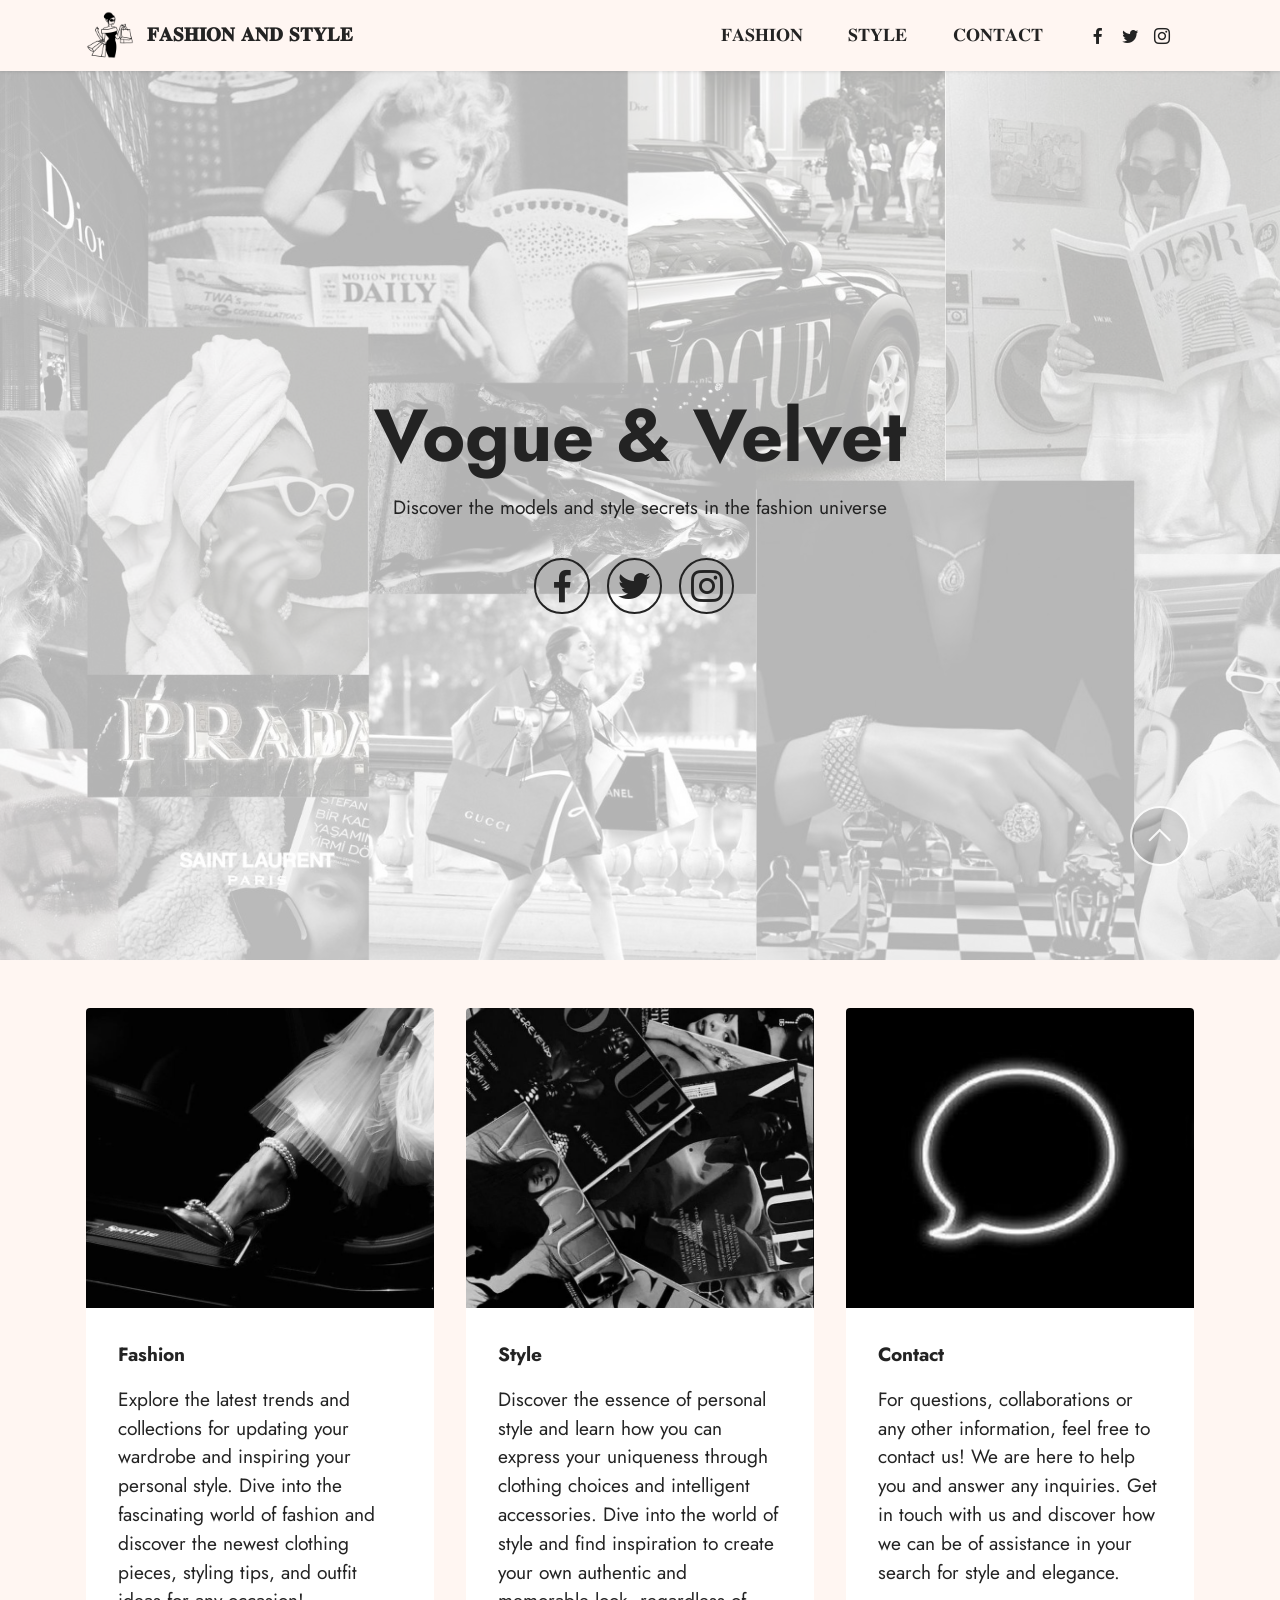
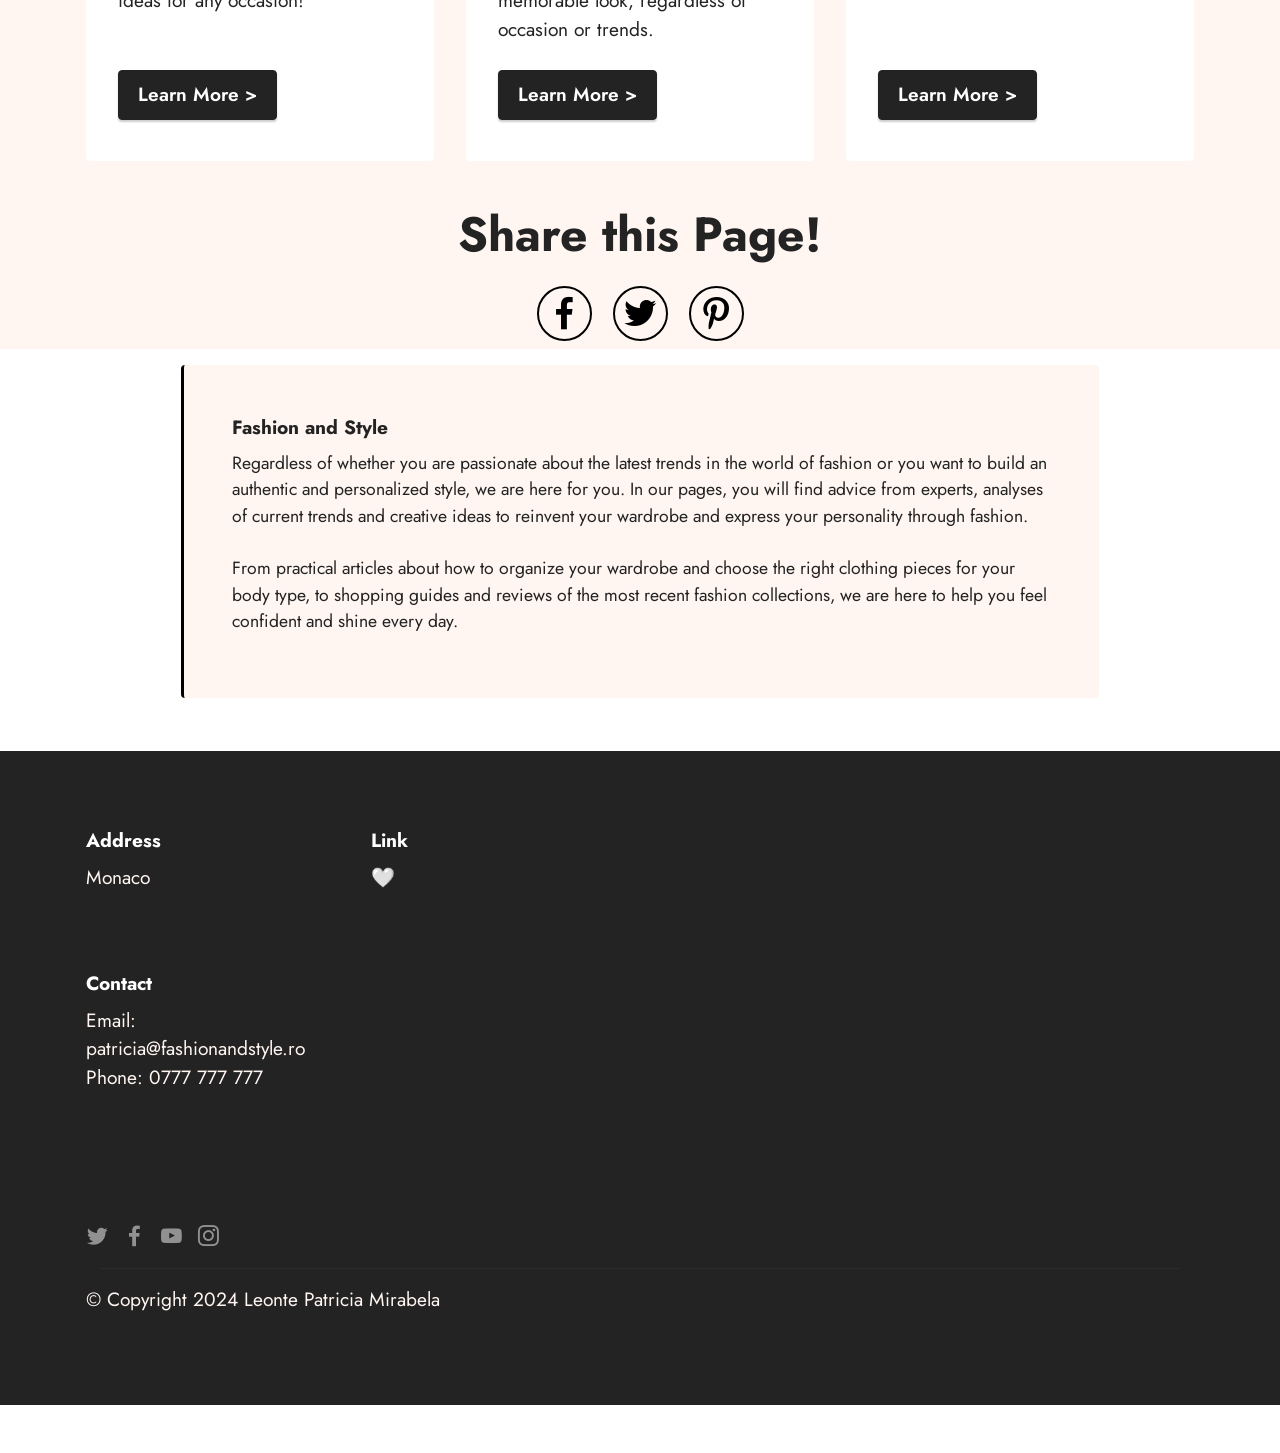
<file: Website/index.html>
<!DOCTYPE html>
<html  >
<head>
  <meta charset="UTF-8">
  <meta http-equiv="X-UA-Compatible" content="IE=edge">
  <meta name="generator" content="Mobirise v5.3.0, mobirise.com">
  <meta name="viewport" content="width=device-width, initial-scale=1, minimum-scale=1">
  <link rel="icon" href="assets/images/woman.png" type="image/png">
  <meta name="description" content="">
  
  
  <title>𝐅 & 𝐒</title>
  <link rel="stylesheet" href="assets/tether/tether.min.css">
  <link rel="stylesheet" href="assets/bootstrap/css/bootstrap.min.css">
  <link rel="stylesheet" href="assets/bootstrap/css/bootstrap-grid.min.css">
  <link rel="stylesheet" href="assets/bootstrap/css/bootstrap-reboot.min.css">
  <link rel="stylesheet" href="assets/dropdown/css/style.css">
  <link rel="stylesheet" href="assets/socicon/css/styles.css">
  <link rel="stylesheet" href="assets/theme/css/style.css">
  <link rel="preload" as="style" href="assets/mobirise/css/mbr-additional.css"><link rel="stylesheet" href="assets/mobirise/css/mbr-additional.css" type="text/css">
  
  
  
  
</head>
<body>
  
    <section class="menu menu3 cid-u7ARMqgT9h" once="menu" id="menu3-7">
    
        <nav class="navbar navbar-dropdown navbar-fixed-top navbar-expand-lg">
            <div class="container">
                <div class="navbar-brand">
                    <span class="navbar-logo">
                        
                            <a href="index.html"><img src="assets/images/woman.png" alt="" style="height: 3rem;"></a>
                        
                    </span>
                    <span class="navbar-caption-wrap"><a class="navbar-caption text-black text-primary display-7" href="index.html">𝐅𝐀𝐒𝐇𝐈𝐎𝐍 𝐀𝐍𝐃 𝐒𝐓𝐘𝐋𝐄</a></span>
                </div>
                <button class="navbar-toggler" type="button" data-toggle="collapse" data-target="#navbarSupportedContent" aria-controls="navbarNavAltMarkup" aria-expanded="false" aria-label="Toggle navigation">
                    <div class="hamburger">
                        <span></span>
                        <span></span>
                        <span></span>
                        <span></span>
                    </div>
                </button>
                <div class="collapse navbar-collapse" id="navbarSupportedContent">
                    <ul class="navbar-nav nav-dropdown nav-right" data-app-modern-menu="true"><li class="nav-item"><a class="nav-link link text-black text-primary display-4" href="moda.html">
                        𝐅𝐀𝐒𝐇𝐈𝐎𝐍</a></li>
                        <li class="nav-item"><a class="nav-link link text-black text-primary display-4" href="stil.html">
                           𝐒𝐓𝐘𝐋𝐄</a></li>
                        <li class="nav-item"><a class="nav-link link text-black text-primary display-4" href="contact.html"> 𝐂𝐎𝐍𝐓𝐀𝐂𝐓</a>
                        </li></ul>
                    <div class="icons-menu">
                        
                        <a style="color:#232323;" href="https://www.facebook.com"> <span class="p-2 mbr-iconfont socicon-facebook socicon"></span></a>
                        
                        
                        <a style="color:#232323;" href="https://twitter.com"> <span class="p-2 mbr-iconfont socicon-twitter socicon"></span></a>
                    
                    
                        <a style="color:#232323;" href="https://www.instagram.com"> <span class="p-2 mbr-iconfont socicon-instagram socicon"></span></a>
                        
                    </div>
                
            </div>
        </div>
    </nav>
</section>

<section class="header13 cid-u7ASG0xvNm mbr-fullscreen" id="header13-1">
    <div class="mbr-overlay" style="opacity: 0.7; background-color: rgb(255, 255, 255);"></div>

    <div class="align-center container">
        <div class="row justify-content-center">
            <div class="col-12 col-lg-10">
                <h1 class="mbr-section-title mbr-fonts-style mb-3 display-1"><strong>Vogue & Velvet</strong></h1>
                
                <p class="mbr-text mbr-fonts-style mb-3 display-7">
                    Discover the models and style secrets in the fashion universe
                </p>
                
                <div class="social-row display-7 mt-5">
                    <div class="soc-item">
                        
                            <a href="https://www.facebook.com/"> <span class="mbr-iconfont socicon-facebook socicon"></span> </a>
                        
                    </div>
                    <div class="soc-item">
                        
                            <a href="https://twitter.com/"> <span class="mbr-iconfont socicon-twitter socicon"></span> </a>
                        
                    </div>
                    <div class="soc-item">
                        
                            <a href="https://www.instagram.com/"> <span class="mbr-iconfont socicon-instagram socicon "></span> </a>
                        
                    </div>
                    
                    
                </div>
            </div>
        </div>
    </div>
</section>

<section class="features3 cid-u7AT3mBJLj" id="features3-4">
    <div class="container">
        
        <div class="row mt-4">
            <div class="item features-image сol-12 col-md-6 col-lg-4">
                <div class="item-wrapper">
                    <div class="item-img">
                        <img src="assets/images/431928547-429351819624102-8822741654982887410-n.jpg" alt="">
                    </div>
                    <div class="item-content">
                        <h5 class="item-title mbr-fonts-style display-7"><strong>Fashion</strong></h5>
                        
                        <p class="mbr-text mbr-fonts-style mt-3 display-7">Explore the latest trends and collections for updating your wardrobe and inspiring your personal style. Dive into the fascinating world of fashion and discover the newest clothing pieces, styling tips, and outfit ideas for any occasion!</p>
                    </div>
                    <div class="mbr-section-btn item-footer mt-2"><a href="moda.html" class="btn item-btn btn-black display-7" target="_blank">Learn More &gt;</a></div>
                </div>
            </div>
            <div class="item features-image сol-12 col-md-6 col-lg-4">
                <div class="item-wrapper">
                    <div class="item-img">
                        <img src="assets/images/431793854-385802034301816-6458206946852694239-n.jpg" alt="">
                    </div>
                    <div class="item-content">
                        <h5 class="item-title mbr-fonts-style display-7"><strong>Style</strong></h5>
                        
                        <p class="mbr-text mbr-fonts-style mt-3 display-7">Discover the essence of personal style and learn how you can express your uniqueness through clothing choices and intelligent accessories. Dive into the world of style and find inspiration to create your own authentic and memorable look, regardless of occasion or trends.</p>
                    </div>
                    <div class="mbr-section-btn item-footer mt-2"><a href="stil.html" class="btn item-btn btn-black display-7" target="_blank">Learn More &gt;</a></div>
                </div>
            </div>
            <div class="item features-image сol-12 col-md-6 col-lg-4">
                <div class="item-wrapper">
                    <div class="item-img">
                        <img src="assets/images/431941140-970387751375132-4866023519892176961-n.jpg" alt="">
                    </div>
                    <div class="item-content">
                        <h5 class="item-title mbr-fonts-style display-7"><strong>Contact</strong></h5>
                        
                        <p class="mbr-text mbr-fonts-style mt-3 display-7">For questions, collaborations or any other information, feel free to contact us! We are here to help you and answer any inquiries. Get in touch with us and discover how we can be of assistance in your search for style and elegance.<br></p>
                    </div>
                    <div class="mbr-section-btn item-footer mt-2"><a href="contact.html" class="btn item-btn btn-black display-7" target="_blank">Learn More &gt;</a></div>
                </div>
            </div>
        </div>
    </div>
</section>

<section class="social2 cid-u7ATRxfmt1" id="share2-6">
    <div class="container">
        <div class="media-container-row">
            <div class="col-12">
                <h3 class="mbr-section-title align-center mb-3 mbr-fonts-style display-2">
                    <strong>Share this Page!</strong>
                </h3>
                <div>
                    <div class="mbr-social-likes align-center" data-counters="false">
                        <span class="btn btn-social facebook m-2">
                            <i class="socicon socicon-facebook"></i>
                        </span>
                        <span class="btn btn-social twitter m-2">
                            <i class="socicon socicon-twitter"></i>
                        </span>
                        
                        
                        <span class="btn btn-social pinterest m-2">
                            <i class="socicon socicon-pinterest"></i>
                        </span>
                        
                    </div>
                </div>
            </div>
        </div>
    </div>
</section>

<section class="content7 cid-u7ASWwe4iF" id="content7-3">
    
    <div class="container">
        <div class="row justify-content-center">
            <div class="col-12 col-md-10">
                <blockquote>
                <h5 class="mbr-section-title mbr-fonts-style mb-2 display-7"><strong>Fashion and Style</strong></h5>
                <p class="mbr-text mbr-fonts-style display-4">Regardless of whether you are passionate about the latest trends in the world of fashion or you want to build an authentic and personalized style, we are here for you. In our pages, you will find advice from experts, analyses of current trends and creative ideas to reinvent your wardrobe and express your personality through fashion.<br><br>From practical articles about how to organize your wardrobe and choose the right clothing pieces for your body type, to shopping guides and reviews of the most recent fashion collections, we are here to help you feel confident and shine every day.</p></blockquote>
            </div>
        </div>
    </div>
</section>

<section class="footer6 cid-u7ATqAgYHh" once="footers" id="footer6-5">
    <div class="container">
        <div class="row content mbr-white">
            <div class="col-12 col-md-3 mbr-fonts-style display-7">
                <h5 class="mbr-section-subtitle mbr-fonts-style mb-2 display-7">
                    <strong>Address</strong></h5>
                <p class="mbr-text mbr-fonts-style display-7">Monaco</p> <br>
                <h5 class="mbr-section-subtitle mbr-fonts-style mb-2 mt-4 display-7">
                    <strong>Contact</strong></h5>
                <p class="mbr-text mbr-fonts-style mb-4 display-7">
                    Email: patricia@fashionandstyle.ro<br>
                    Phone:&nbsp;0777 777 777&nbsp;<br><br></p>
            </div>
            <div class="col-12 col-md-3 mbr-fonts-style display-7">
                <h5 class="mbr-section-subtitle mbr-fonts-style mb-2 display-7">
                    <strong>Link</strong></h5>
                    
                        <a href="index.html" class="text-primary">🤍</a>
                    

                
                <h5 class="mbr-section-subtitle mbr-fonts-style mb-2 mt-5 display-7"></h5>
                <p class="mbr-text mbr-fonts-style mb-4 display-7"></p>
            </div>
            <div class="col-12 col-md-6">
                <div class="google-map"><iframe frameborder="0" style="border:0" src="https://www.google.com/maps/embed?pb=!1m18!1m12!1m3!1d23962.32733935139!2d7.405252890424033!3d43.737849550255994!2m3!1f0!2f0!3f0!3m2!1i1024!2i768!4f13.1!3m3!1m2!1s0x12cdc26f7b3f8531%3A0x74f7784c3ac49cfc!2sMonaco!5e1!3m2!1sro!2sro!4v1733005848513!5m2!1sro!2sro" width="600" height="450" style="border:0;" allowfullscreen="" loading="lazy" referrerpolicy="no-referrer-when-downgrade"></iframe></div>
            </div>
            <div class="col-md-6">
                <div class="social-list align-left">
                    <div class="soc-item">
                        
                            <a href="https://twitter.com/"> <span class="mbr-iconfont mbr-iconfont-social socicon-twitter socicon"></span> </a>
                        
                    </div>
                    <div class="soc-item">
                        
                            <a href="https://www.facebook.com"> <span class="mbr-iconfont mbr-iconfont-social socicon-facebook socicon"></span> </a>
                        
                    </div>
                    <div class="soc-item">
                        
                            <a href="https://www.youtube.com"> <span class="mbr-iconfont mbr-iconfont-social socicon-youtube socicon"></span> </a>
                        
                    </div>
                    <div class="soc-item">
                        
                            <a href="https://www.instagram.com"> <span class="mbr-iconfont mbr-iconfont-social socicon-instagram socicon"></span> </a>
                        
                    </div>
                    
                    
                </div>
            </div>
        </div>


        <div class="footer-lower">
            <div class="media-container-row">
                <div class="col-sm-12">
                    <hr>
                </div>
            </div>
            <div class="col-sm-12 copyright pl-0">
                <p class="mbr-text mbr-fonts-style mbr-white display-7">
                    © Copyright 2024&nbsp;Leonte Patricia Mirabela</p>
            </div>
        </div>
    </div>

</section>

<section style="background-color: #fff; font-family: -apple-system, BlinkMacSystemFont, 'Segoe UI', 'Roboto', 'Helvetica Neue', Arial, sans-serif; color:#aaa; font-size:12px; padding: 0; align-items: center; display: flex;">
    <a href="https://mobirise.site/d" style="flex: 1 1; height: 3rem; padding-left: 1rem;"></a>
</section>

<script src="assets/web/assets/jquery/jquery.min.js"></script> 
 <script src="assets/popper/popper.min.js"></script> 
  <script src="assets/tether/tether.min.js"></script> 
   <script src="assets/bootstrap/js/bootstrap.min.js">

  </script>  <script src="assets/smoothscroll/smooth-scroll.js"></script> 
   <script src="assets/dropdown/js/nav-dropdown.js"></script> 
    <script src="assets/dropdown/js/navbar-dropdown.js"></script> 
     <script src="assets/touchswipe/jquery.touch-swipe.min.js"></script> 
      <script src="assets/theme/js/script.js"></script>  
  
  
 <div id="scrollToTop" class="scrollToTop mbr-arrow-up"><a style="text-align: center;"><i class="mbr-arrow-up-icon mbr-arrow-up-icon-cm cm-icon cm-icon-smallarrow-up"></i></a></div>
  </body>
</html>
</file>
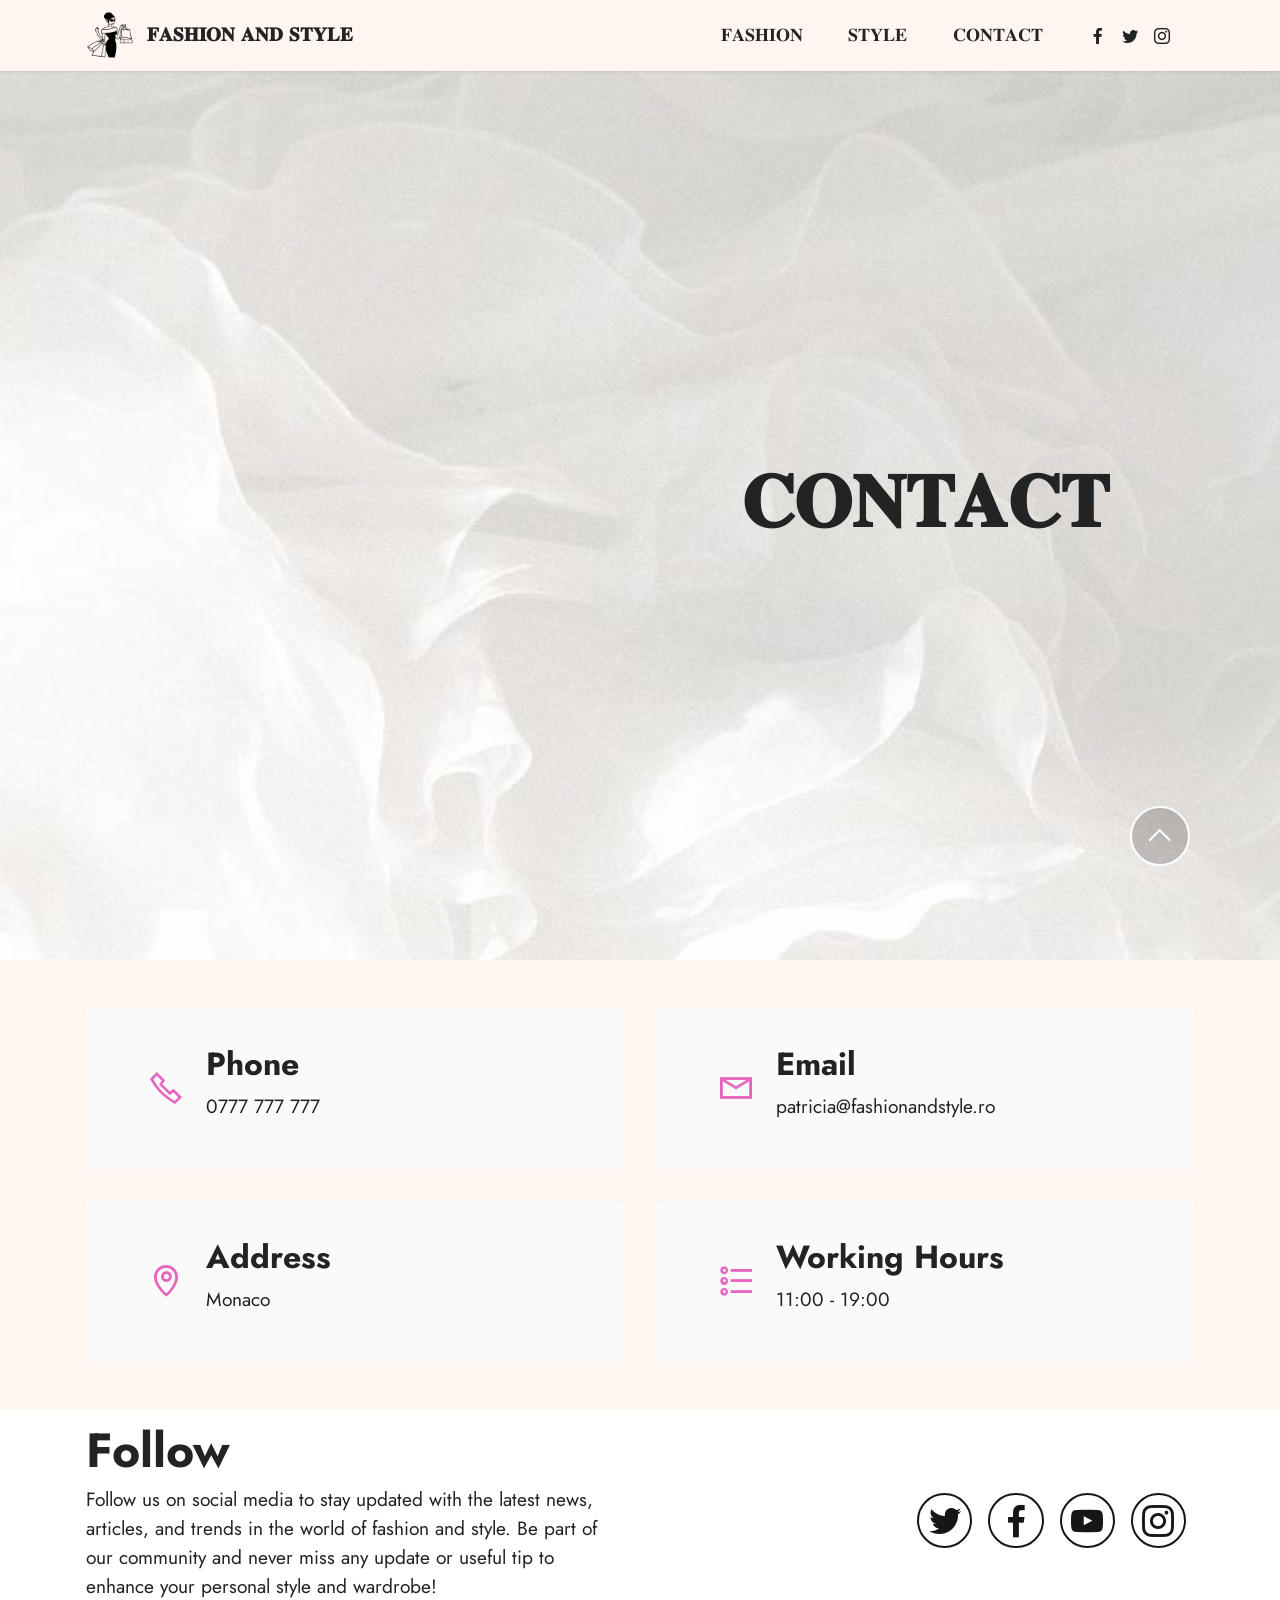
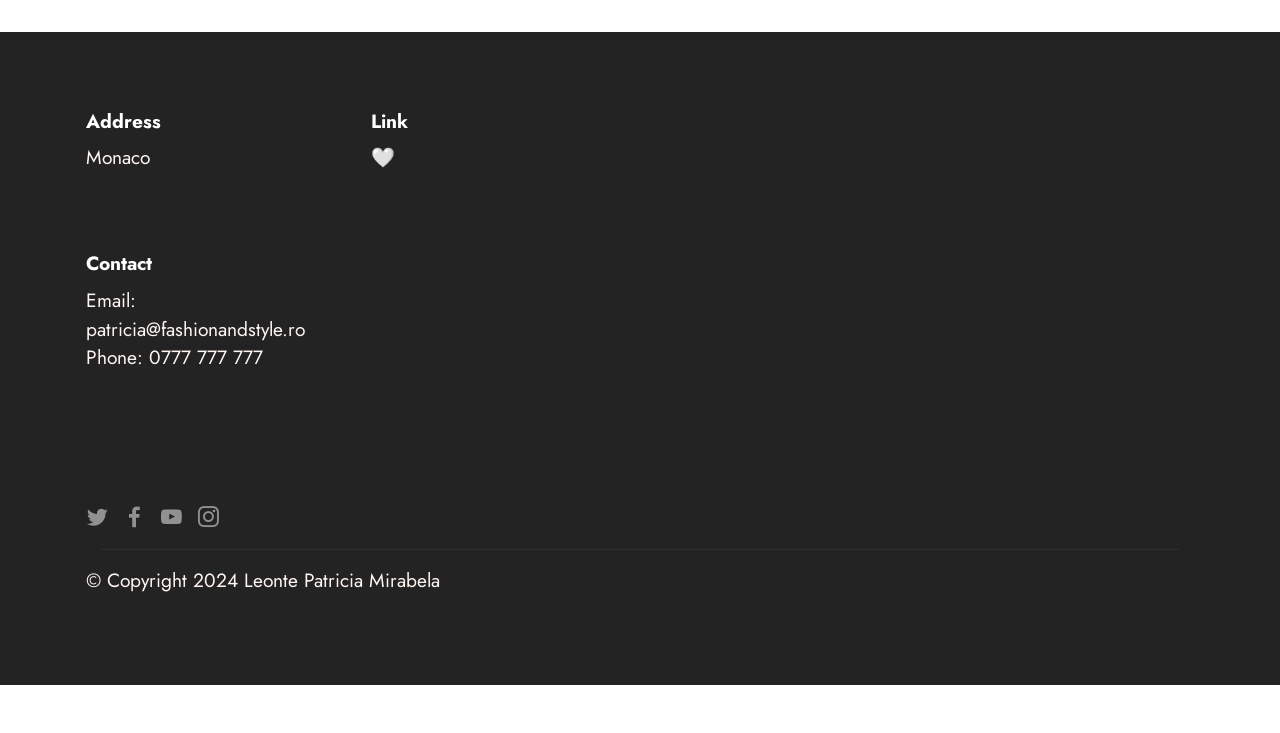
<file: Website/contact.html>
<!DOCTYPE html>
<html  >
<head>
  <meta charset="UTF-8">
  <meta http-equiv="X-UA-Compatible" content="IE=edge">
  <meta name="generator" content="Mobirise v5.3.0, mobirise.com">
  <meta name="viewport" content="width=device-width, initial-scale=1, minimum-scale=1">
  <link rel="shortcut icon" href="assets/images/woman.png" type="image/png">

  <meta name="description" content="">
  
  
  <title>𝐂 𝐎 𝐍 𝐓 𝐀 𝐂 𝐓</title>
  <link rel="stylesheet" href="assets/web/assets/mobirise-icons2/mobirise2.css">
  <link rel="stylesheet" href="assets/tether/tether.min.css">
  <link rel="stylesheet" href="assets/bootstrap/css/bootstrap.min.css">
  <link rel="stylesheet" href="assets/bootstrap/css/bootstrap-grid.min.css">
  <link rel="stylesheet" href="assets/bootstrap/css/bootstrap-reboot.min.css">
  <link rel="stylesheet" href="assets/dropdown/css/style.css">
  <link rel="stylesheet" href="assets/socicon/css/styles.css">
  <link rel="stylesheet" href="assets/theme/css/style.css">
  <link rel="preload" as="style" href="assets/mobirise/css/mbr-additional.css"><link rel="stylesheet" href="assets/mobirise/css/mbr-additional.css" type="text/css">
  
  <style>
    .icon-roz {
        color: rgb(255, 192, 196);
    }

    .icon-roz:hover {
        color: rgb(242, 41, 141); 
    }
</style>

  
  
  
</head>
<body>
  
    <section class="menu menu3 cid-u7ARMqgT9h" once="menu" id="menu3-7">
    
        <nav class="navbar navbar-dropdown navbar-fixed-top navbar-expand-lg">
            <div class="container">
                <div class="navbar-brand">
                    <span class="navbar-logo">
                        
                            <a href="index.html"><img src="assets/images/woman.png" alt="" style="height: 3rem;"></a>
                        
                    </span>
                    <span class="navbar-caption-wrap"><a class="navbar-caption text-black text-primary display-7" href="index.html">𝐅𝐀𝐒𝐇𝐈𝐎𝐍 𝐀𝐍𝐃 𝐒𝐓𝐘𝐋𝐄</span>
                </div>
                <button class="navbar-toggler" type="button" data-toggle="collapse" data-target="#navbarSupportedContent" aria-controls="navbarNavAltMarkup" aria-expanded="false" aria-label="Toggle navigation">
                    <div class="hamburger">
                        <span></span>
                        <span></span>
                        <span></span>
                        <span></span>
                    </div>
                </button>
                <div class="collapse navbar-collapse" id="navbarSupportedContent">
                    <ul class="navbar-nav nav-dropdown nav-right" data-app-modern-menu="true"><li class="nav-item"><a class="nav-link link text-black text-primary display-4" href="moda.html">
                        𝐅𝐀𝐒𝐇𝐈𝐎𝐍</a></li>
                        <li class="nav-item"><a class="nav-link link text-black text-primary display-4" href="stil.html">
                            𝐒𝐓𝐘𝐋𝐄</a></li>
                        <li class="nav-item"><a class="nav-link link text-black text-primary display-4" href="contact.html"> 𝐂𝐎𝐍𝐓𝐀𝐂𝐓</a>
                        </li></ul>
                    <div class="icons-menu">
                        
                        <a style="color:#232323;" href="https://www.facebook.com"> <span class="p-2 mbr-iconfont socicon-facebook socicon"></span></a>
                        
                        
                        <a style="color:#232323;" href="https://twitter.com"> <span class="p-2 mbr-iconfont socicon-twitter socicon"></span></a>
                    
                    
                        <a style="color:#232323;" href="https://www.instagram.com"> <span class="p-2 mbr-iconfont socicon-instagram socicon"></span></a>
                        
                    </div>
                
            </div>
        </div>
    </nav>
</section>

<section class="header3 cid-u7B1rVLmMH mbr-fullscreen" id="header3-j">
    <div class="mbr-overlay" style="opacity: 0.2; background-color: rgb(255, 255, 255);"></div>

    <div class="align-center container">
        <div class="row justify-content-end">
            <div class="col-12 col-lg-6">
                <h1 class="mbr-section-title mbr-fonts-style mb-3 display-1"><strong>𝐂𝐎𝐍𝐓𝐀𝐂𝐓</strong></h1>
            </div>
        </div>
    </div>
</section>

<section class="contacts2 cid-u7B1EzyKpI" id="contacts2-l">
    <!---->
    
    
    <div class="container">
        
        <div class="row justify-content-center mt-4">
            <div class="card col-12 col-md-6">
                <div class="card-wrapper">
                    <div class="image-wrapper">
                        <span class="mbr-iconfont mobi-mbri-phone mobi-mbri icon-roz"></span>
                    </div>
                    <div class="text-wrapper">
                        <h6 class="card-title mbr-fonts-style mb-1 display-5">
                            <strong>Phone</strong>
                        </h6>
                        <p class="mbr-text mbr-fonts-style display-7">
                            <a href="tel:+40740123456" class="text-black">0777 777 777</a>
                        </p>
                    </div>
                </div>
            </div>
            <div class="card col-12 col-md-6">
                <div class="card-wrapper">
                    <div class="image-wrapper">
                        <span class="mbr-iconfont mobi-mbri-letter mobi-mbri icon-roz"></span>
                    </div>
                    <div class="text-wrapper">
                        <h6 class="card-title mbr-fonts-style mb-1 display-5">
                            <strong>Email</strong>
                        </h6>
                        <p class="mbr-text mbr-fonts-style display-7">
                            <a href="mailto:info@site.com" class="text-black">patricia@fashionandstyle.ro</a>
                        </p>
                    </div>
                </div>
            </div>
            <div class="card col-12 col-md-6">
                <div class="card-wrapper">
                    <div class="image-wrapper">
                        <span class="mbr-iconfont mobi-mbri-map-pin mobi-mbri icon-roz"></span>
                    </div>
                    <div class="text-wrapper">
                        <h6 class="card-title mbr-fonts-style mb-1 display-5">
                            <strong>Address</strong>
                        </h6>
                        <p class="mbr-text mbr-fonts-style display-7">
                            Monaco
                        </p>
                    </div>
                </div>
            </div>
            <div class="card col-12 col-md-6">
                <div class="card-wrapper">
                    <div class="image-wrapper">
                        <span class="mbr-iconfont mobi-mbri-bulleted-list mobi-mbri icon-roz"></span>
                    </div>
                    <div class="text-wrapper">
                        <h6 class="card-title mbr-fonts-style mb-1 display-5">
                            <strong>Working Hours</strong>
                        </h6>
                        <p class="mbr-text mbr-fonts-style display-7">
                            11:00 - 19:00
                        </p>
                    </div>
                </div>
            </div>
        </div>
        
    </div>
</section>

<section class="contacts4 cid-u7B1FmT6cN" id="contacts4-m">

    

    

    <div class="container">
        <div class="row align-items-center justify-content-center">
            <div class="text-content col-12 col-md-6">
                <h2 class="mbr-section-title mbr-fonts-style display-2">
                    <strong>Follow</strong><strong><br></strong>
                </h2>
                <p class="mbr-text mbr-fonts-style display-7">Follow us on social media to stay updated with the latest news, articles, and trends in the world of fashion and style. Be part of our community and never miss any update or useful tip to enhance your personal style and wardrobe!</p>
            </div>
            <div class="icons d-flex align-items-center col-12 col-md-6 justify-content-end mt-md-0 mt-2 flex-wrap">
                
                    <a href="https://twitter.com"> <span class="mbr-iconfont mbr-iconfont-social socicon-twitter socicon"></span> </a>
                
                
                    <a href="https://www.facebook.com"> <span class="mbr-iconfont mbr-iconfont-social socicon-facebook socicon"></span> </a>
                
                
                    <a href="https://www.youtube.com"> <span class="mbr-iconfont mbr-iconfont-social socicon-youtube socicon"></span> </a>
                
                
                    <a href="https://www.instagram.com"> <span class="mbr-iconfont mbr-iconfont-social socicon-instagram socicon"></span> </a>
                
                
                
                
                
                
                
            </div>
        </div>
    </div>
    
</section>

<section class="footer6 cid-u7ATqAgYHh" once="footers" id="footer6-c">

    

    

    <div class="container">
        <div class="row content mbr-white">
            <div class="col-12 col-md-3 mbr-fonts-style display-7">
                <h5 class="mbr-section-subtitle mbr-fonts-style mb-2 display-7">
                    <strong>Address</strong></h5>
                <p class="mbr-text mbr-fonts-style display-7">Monaco</p> <br>
                <h5 class="mbr-section-subtitle mbr-fonts-style mb-2 mt-4 display-7">
                    <strong>Contact</strong></h5>
                <p class="mbr-text mbr-fonts-style mb-4 display-7">
                    Email: patricia@fashionandstyle.ro<br>
                    Phone:&nbsp;0777 777 777&nbsp;<br><br></p>
            </div>
            <div class="col-12 col-md-3 mbr-fonts-style display-7">
                <h5 class="mbr-section-subtitle mbr-fonts-style mb-2 display-7">
                    <strong>Link</strong></h5>
                    
                        <a href="index.html" class="text-primary">🤍</a>
                    

                
                <h5 class="mbr-section-subtitle mbr-fonts-style mb-2 mt-5 display-7"></h5>
                <p class="mbr-text mbr-fonts-style mb-4 display-7"></p>
            </div>
            <div class="col-12 col-md-6">
                <div class="google-map"><iframe frameborder="0" style="border:0" src="https://www.google.com/maps/embed?pb=!1m18!1m12!1m3!1d23962.32733935139!2d7.405252890424033!3d43.737849550255994!2m3!1f0!2f0!3f0!3m2!1i1024!2i768!4f13.1!3m3!1m2!1s0x12cdc26f7b3f8531%3A0x74f7784c3ac49cfc!2sMonaco!5e1!3m2!1sro!2sro!4v1733005848513!5m2!1sro!2sro" width="600" height="450" style="border:0;" allowfullscreen="" loading="lazy" referrerpolicy="no-referrer-when-downgrade"></iframe></div>
            </div>
            <div class="col-md-6">
                <div class="social-list align-left">
                    <div class="soc-item">
                        
                            <a href="https://twitter.com/"> <span class="mbr-iconfont mbr-iconfont-social socicon-twitter socicon"></span> </a>
                        
                    </div>
                    <div class="soc-item">
                        
                            <a href="https://www.facebook.com"> <span class="mbr-iconfont mbr-iconfont-social socicon-facebook socicon"></span> </a>
                        
                    </div>
                    <div class="soc-item">
                        
                            <a href="https://www.youtube.com"> <span class="mbr-iconfont mbr-iconfont-social socicon-youtube socicon"></span> </a>
                        
                    </div>
                    <div class="soc-item">
                        
                            <a href="https://www.instagram.com"> <span class="mbr-iconfont mbr-iconfont-social socicon-instagram socicon"></span> </a>
                        
                    </div>
                    
                    
                </div>
            </div>
        </div>


        <div class="footer-lower">
            <div class="media-container-row">
                <div class="col-sm-12">
                    <hr>
                </div>
            </div>
            <div class="col-sm-12 copyright pl-0">
                <p class="mbr-text mbr-fonts-style mbr-white display-7">
                    © Copyright 2024&nbsp;Leonte Patricia Mirabela</p>
            </div>
        </div>
    </div>

</section>

<section style="background-color: #fff; font-family: -apple-system, BlinkMacSystemFont, 'Segoe UI', 'Roboto', 'Helvetica Neue', Arial, sans-serif; color:#aaa; font-size:12px; padding: 0; align-items: center; display: flex;">
    <a href="https://mobirise.site/d" style="flex: 1 1; height: 3rem; padding-left: 1rem;"></a>
</section>

<script src="assets/web/assets/jquery/jquery.min.js"></script> 
 <script src="assets/popper/popper.min.js"></script> 
  <script src="assets/tether/tether.min.js"></script> 
   <script src="assets/bootstrap/js/bootstrap.min.js">

  </script>  <script src="assets/smoothscroll/smooth-scroll.js"></script> 
   <script src="assets/dropdown/js/nav-dropdown.js"></script> 
    <script src="assets/dropdown/js/navbar-dropdown.js"></script> 
     <script src="assets/touchswipe/jquery.touch-swipe.min.js"></script> 
      <script src="assets/theme/js/script.js"></script>  
  
  
 <div id="scrollToTop" class="scrollToTop mbr-arrow-up"><a style="text-align: center;"><i class="mbr-arrow-up-icon mbr-arrow-up-icon-cm cm-icon cm-icon-smallarrow-up"></i></a></div>
  </body>
</html>
</file>
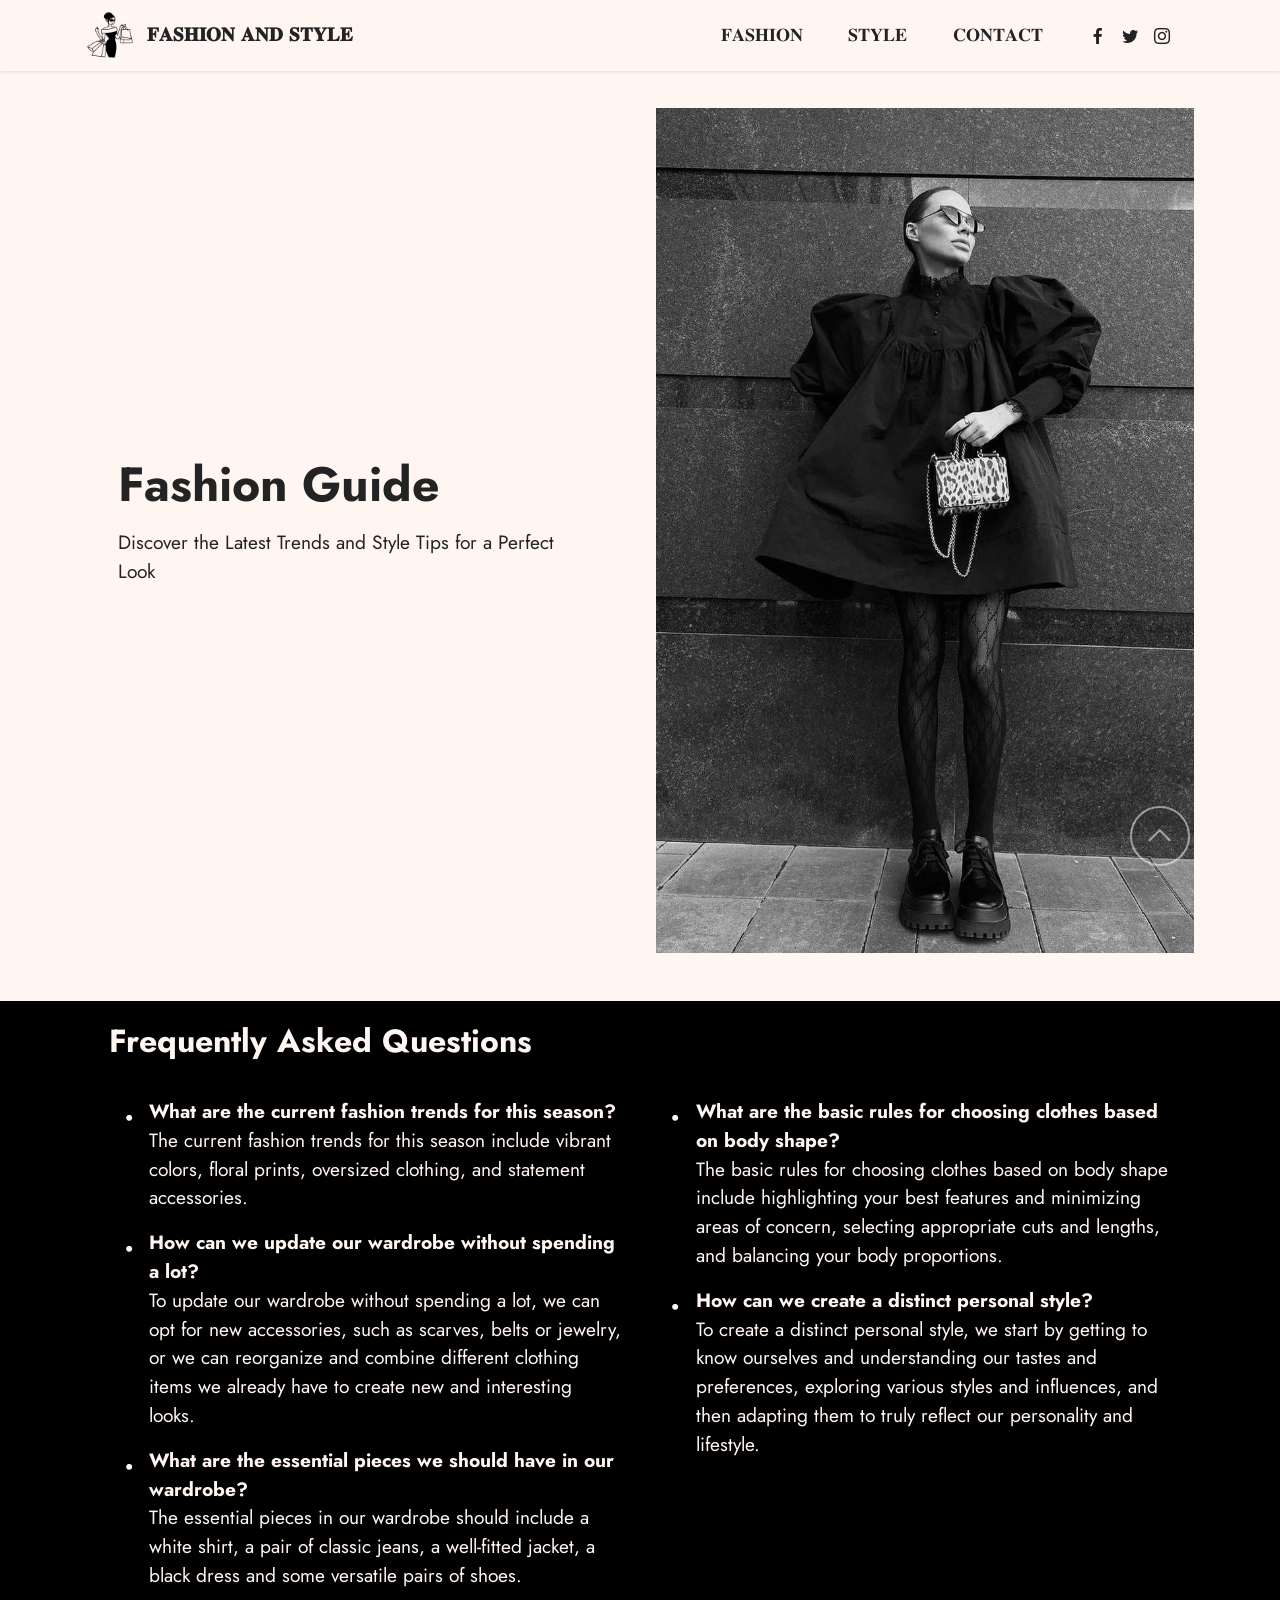
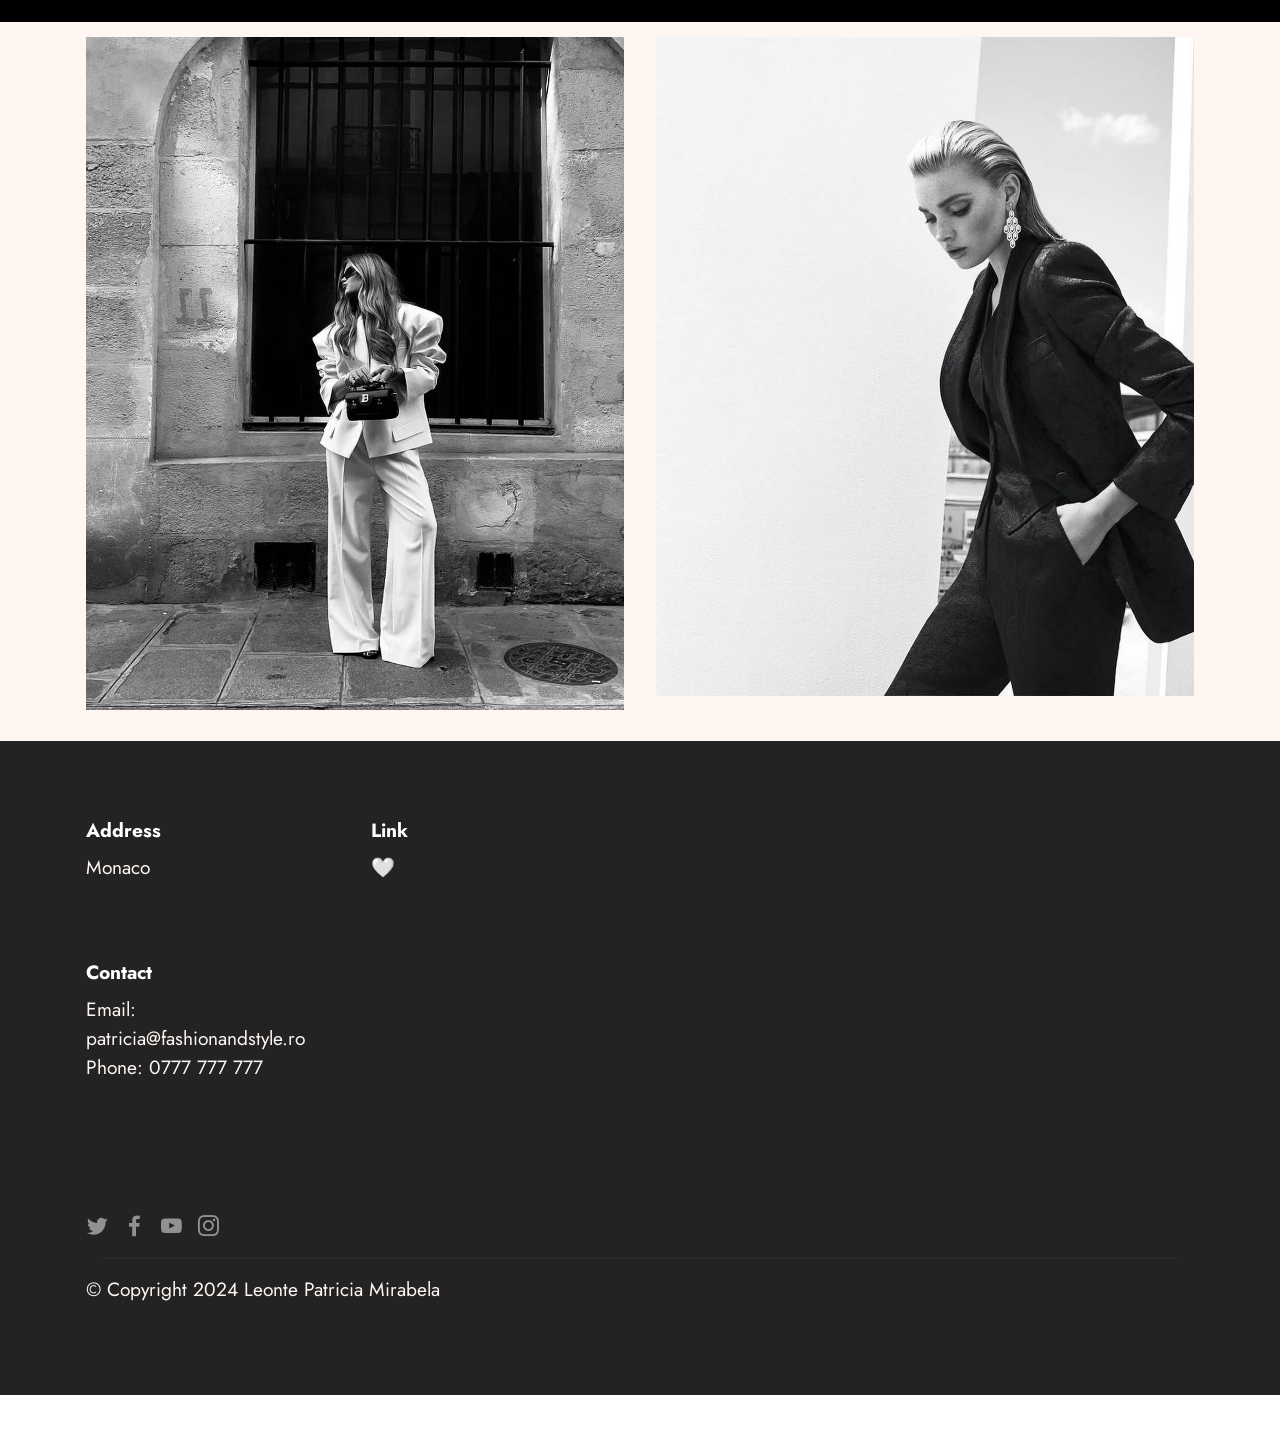
<file: Website/moda.html>
<!DOCTYPE html>
<html>
<head>
  <meta charset="UTF-8">
  <meta http-equiv="X-UA-Compatible" content="IE=edge">
  <meta name="generator" content="Mobirise v5.3.0, mobirise.com">
  <meta name="viewport" content="width=device-width, initial-scale=1, minimum-scale=1">
  <link rel="shortcut icon" href="assets/images/woman.png" type="image/png">
  <meta name="description" content="">
  
  
  <title>𝐅 𝐀 𝐒 𝐇 𝐈 𝐎 𝐍</title>
  <link rel="stylesheet" href="assets/tether/tether.min.css">
  <link rel="stylesheet" href="assets/bootstrap/css/bootstrap.min.css">
  <link rel="stylesheet" href="assets/bootstrap/css/bootstrap-grid.min.css">
  <link rel="stylesheet" href="assets/bootstrap/css/bootstrap-reboot.min.css">
  <link rel="stylesheet" href="assets/dropdown/css/style.css">
  <link rel="stylesheet" href="assets/socicon/css/styles.css">
  <link rel="stylesheet" href="assets/theme/css/style.css">
  <link rel="preload" as="style" href="assets/mobirise/css/mbr-additional.css"><link rel="stylesheet" href="assets/mobirise/css/mbr-additional.css" type="text/css">
  
  
  
  
</head>
<body>
  
  <section class="menu menu3 cid-u7ARMqgT9h" once="menu" id="menu3-7">
    
    <nav class="navbar navbar-dropdown navbar-fixed-top navbar-expand-lg">
        <div class="container">
            <div class="navbar-brand">
                <span class="navbar-logo">
                    
                        <a href="index.html"><img src="assets/images/woman.png" alt="" style="height: 3rem;"></a>
                    
                </span>
                <span class="navbar-caption-wrap"><a class="navbar-caption text-black text-primary display-7" href="index.html">𝐅𝐀𝐒𝐇𝐈𝐎𝐍 𝐀𝐍𝐃 𝐒𝐓𝐘𝐋𝐄</a></span>
            </div>
            <button class="navbar-toggler" type="button" data-toggle="collapse" data-target="#navbarSupportedContent" aria-controls="navbarNavAltMarkup" aria-expanded="false" aria-label="Toggle navigation">
                <div class="hamburger">
                    <span></span>
                    <span></span>
                    <span></span>
                    <span></span>
                </div>
            </button>
            <div class="collapse navbar-collapse" id="navbarSupportedContent">
                <ul class="navbar-nav nav-dropdown nav-right" data-app-modern-menu="true"><li class="nav-item"><a class="nav-link link text-black text-primary display-4" href="moda.html">
                    𝐅𝐀𝐒𝐇𝐈𝐎𝐍</a></li>
                    <li class="nav-item"><a class="nav-link link text-black text-primary display-4" href="stil.html">
                       𝐒𝐓𝐘𝐋𝐄</a></li>
                    <li class="nav-item"><a class="nav-link link text-black text-primary display-4" href="contact.html"> 𝐂𝐎𝐍𝐓𝐀𝐂𝐓</a>
                    </li></ul>
                <div class="icons-menu">
                    
                    <a style="color:#232323;" href="https://www.facebook.com"> <span class="p-2 mbr-iconfont socicon-facebook socicon"></span></a>
                    
                    
                    <a style="color:#232323;" href="https://twitter.com"> <span class="p-2 mbr-iconfont socicon-twitter socicon"></span></a>
                
                
                    <a style="color:#232323;" href="https://www.instagram.com"> <span class="p-2 mbr-iconfont socicon-instagram socicon"></span></a>
                    
                </div>
                
            </div>
        </div>
    </nav>
</section>

<section class="header14 cid-u7AZlAwNUr mbr-fullscreen" id="header14-d">
    <div class="container">
        <div class="row justify-content-center align-items-center">
            <div class="col-12 col-md-6 image-wrapper">
                <img src="assets/images/2024-03-21-21.07.22.jpg" alt="">
            </div>
            <div class="col-12 col-md">
                <div class="text-wrapper">
                    <h1 class="mbr-section-title mbr-fonts-style mb-3 display-2"><strong>Fashion Guide</strong></h1>
                    <p class="mbr-text mbr-fonts-style display-7">
                        Discover the Latest Trends and Style Tips for a Perfect Look</p>
                    
                </div>
            </div>
        </div>
    </div>
</section>

<section class="content13 cid-u7AZRRA0Qz" id="content13-e">
        <div class="row justify-content-center">
            <div class="col-md-12 col-lg-10">
                <h3 class="mbr-section-title mbr-fonts-style mb-4 display-5"><strong>Frequently Asked Questions</strong></h3>
            </div>
        </div>
        <div class="row justify-content-center">
            <div class="col-md-12 col-lg-10">
                <div class="row justify-content-center">
                    <div class="col-12 col-lg-6">
                        <ul class="list mbr-fonts-style display-7">
                            <li><strong>What are the current fashion trends for this season?</strong><br>The current fashion trends for this season include vibrant colors, floral prints, oversized clothing, and statement accessories.</li>
                            <li><strong>How can we update our wardrobe without spending a lot?</strong><br>To update our wardrobe without spending a lot, we can opt for new accessories, such as scarves, belts or jewelry, or we can reorganize and combine different clothing items we already have to create new and interesting looks.</li>
                            <li><strong>What are the essential pieces we should have in our wardrobe?</strong><br>The essential pieces in our wardrobe should include a white shirt, a pair of classic jeans, a well-fitted jacket, a black dress and some versatile pairs of shoes.</li>
                        </ul>
                    </div>
                    <div class="col-12 col-lg-6">
                        <ul class="list mbr-fonts-style display-7">
                            <li><strong>What are the basic rules for choosing clothes based on body shape?</strong><br>The basic rules for choosing clothes based on body shape include highlighting your best features and minimizing areas of concern, selecting appropriate cuts and lengths, and balancing your body proportions.</li>
                            <li><strong>How can we create a distinct personal style?<br></strong>To create a distinct personal style, we start by getting to know ourselves and understanding our tastes and preferences, exploring various styles and influences, and then adapting them to truly reflect our personality and lifestyle.</li>
                        </ul>
                    </div>
                </div>
            </div>
        </div>
    </div>
</section>

<section class="image5 cid-u7AZTNBqy4" id="image5-f">
    <div class="container">
        <div class="row">
            <div class="col-12 col-md-12">
                <div class="row">
                    <div class="col-12 col-lg-6">
                        <div class="img-item mb-3">
                            <img src="assets/images/2024-03-21-21.07.39.jpg" alt="">
                            
                        </div>
                    </div>
                    <div class="col-12 col-lg">
                        <div class="img-item mb-3">
                            <img src="assets/images/2024-03-21-21.07.43.jpg" alt="">
                            
                        </div>
                    </div>
                </div>
            </div>
        </div>
    </div>
</section>

<section class="footer6 cid-u7ATqAgYHh" once="footers" id="footer6-8">

    

    <div class="container">
        <div class="row content mbr-white">
            <div class="col-12 col-md-3 mbr-fonts-style display-7">
                <h5 class="mbr-section-subtitle mbr-fonts-style mb-2 display-7">
                    <strong>Address</strong></h5>
                <p class="mbr-text mbr-fonts-style display-7">Monaco</p> <br>
                <h5 class="mbr-section-subtitle mbr-fonts-style mb-2 mt-4 display-7">
                    <strong>Contact</strong></h5>
                <p class="mbr-text mbr-fonts-style mb-4 display-7">
                    Email: patricia@fashionandstyle.ro<br>
                    Phone:&nbsp;0777 777 777&nbsp;<br><br></p>
            </div>
            <div class="col-12 col-md-3 mbr-fonts-style display-7">
                <h5 class="mbr-section-subtitle mbr-fonts-style mb-2 display-7">
                    <strong>Link</strong></h5>
                    
                        <a href="index.html" class="text-primary">🤍</a>
                    

                
                <h5 class="mbr-section-subtitle mbr-fonts-style mb-2 mt-5 display-7"></h5>
                <p class="mbr-text mbr-fonts-style mb-4 display-7"></p>
            </div>
            <div class="col-12 col-md-6">
                <div class="google-map"><iframe frameborder="0" style="border:0" src="https://www.google.com/maps/embed?pb=!1m18!1m12!1m3!1d23962.32733935139!2d7.405252890424033!3d43.737849550255994!2m3!1f0!2f0!3f0!3m2!1i1024!2i768!4f13.1!3m3!1m2!1s0x12cdc26f7b3f8531%3A0x74f7784c3ac49cfc!2sMonaco!5e1!3m2!1sro!2sro!4v1733005848513!5m2!1sro!2sro" width="600" height="450" style="border:0;" allowfullscreen="" loading="lazy" referrerpolicy="no-referrer-when-downgrade"></iframe></div>
            </div>
            <div class="col-md-6">
                <div class="social-list align-left">
                    <div class="soc-item">
                        
                            <a href="https://twitter.com/"> <span class="mbr-iconfont mbr-iconfont-social socicon-twitter socicon"></span> </a>
                        
                    </div>
                    <div class="soc-item">
                        
                            <a href="https://www.facebook.com"> <span class="mbr-iconfont mbr-iconfont-social socicon-facebook socicon"></span> </a>
                        
                    </div>
                    <div class="soc-item">
                        
                            <a href="https://www.youtube.com"> <span class="mbr-iconfont mbr-iconfont-social socicon-youtube socicon"></span> </a>
                        
                    </div>
                    <div class="soc-item">
                        
                            <a href="https://www.instagram.com"> <span class="mbr-iconfont mbr-iconfont-social socicon-instagram socicon"></span> </a>
                        
                    </div>
                    
                    
                </div>
            </div>
        </div>


        <div class="footer-lower">
            <div class="media-container-row">
                <div class="col-sm-12">
                    <hr>
                </div>
            </div>
            <div class="col-sm-12 copyright pl-0">
                <p class="mbr-text mbr-fonts-style mbr-white display-7">
                    © Copyright 2024&nbsp;Leonte Patricia Mirabela</p>
            </div>
        </div>
    </div>

</section>

<section style="background-color: #fff; font-family: -apple-system, BlinkMacSystemFont, 'Segoe UI', 'Roboto', 'Helvetica Neue', Arial, sans-serif; color:#aaa; font-size:12px; padding: 0; align-items: center; display: flex;">
    <a href="https://mobirise.site/d" style="flex: 1 1; height: 3rem; padding-left: 1rem;"></a>
</section>

<script src="assets/web/assets/jquery/jquery.min.js"></script> 
 <script src="assets/popper/popper.min.js"></script> 
  <script src="assets/tether/tether.min.js"></script> 
   <script src="assets/bootstrap/js/bootstrap.min.js">

  </script>  <script src="assets/smoothscroll/smooth-scroll.js"></script> 
   <script src="assets/dropdown/js/nav-dropdown.js"></script> 
    <script src="assets/dropdown/js/navbar-dropdown.js"></script> 
     <script src="assets/touchswipe/jquery.touch-swipe.min.js"></script> 
      <script src="assets/theme/js/script.js"></script>  
  
  
 <div id="scrollToTop" class="scrollToTop mbr-arrow-up"><a style="text-align: center;"><i class="mbr-arrow-up-icon mbr-arrow-up-icon-cm cm-icon cm-icon-smallarrow-up"></i></a></div>
  </body>
</html>
</file>
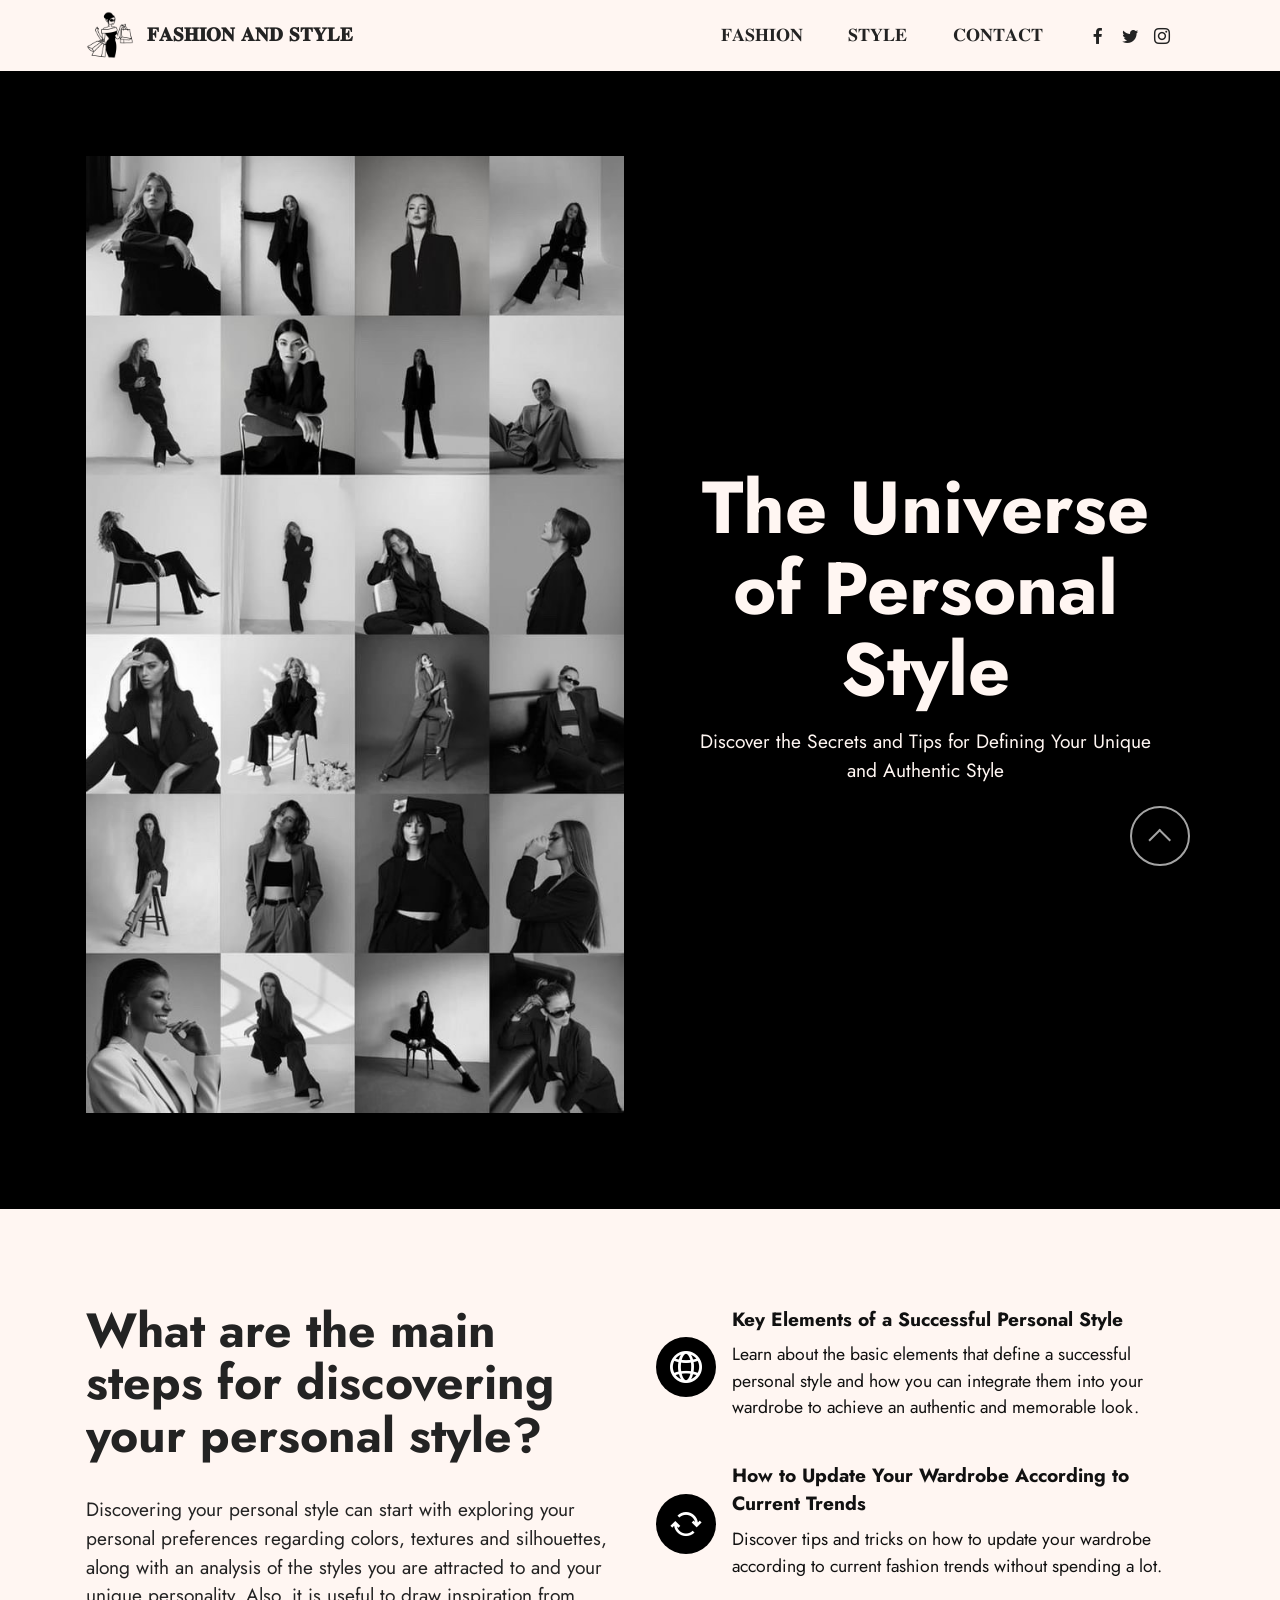
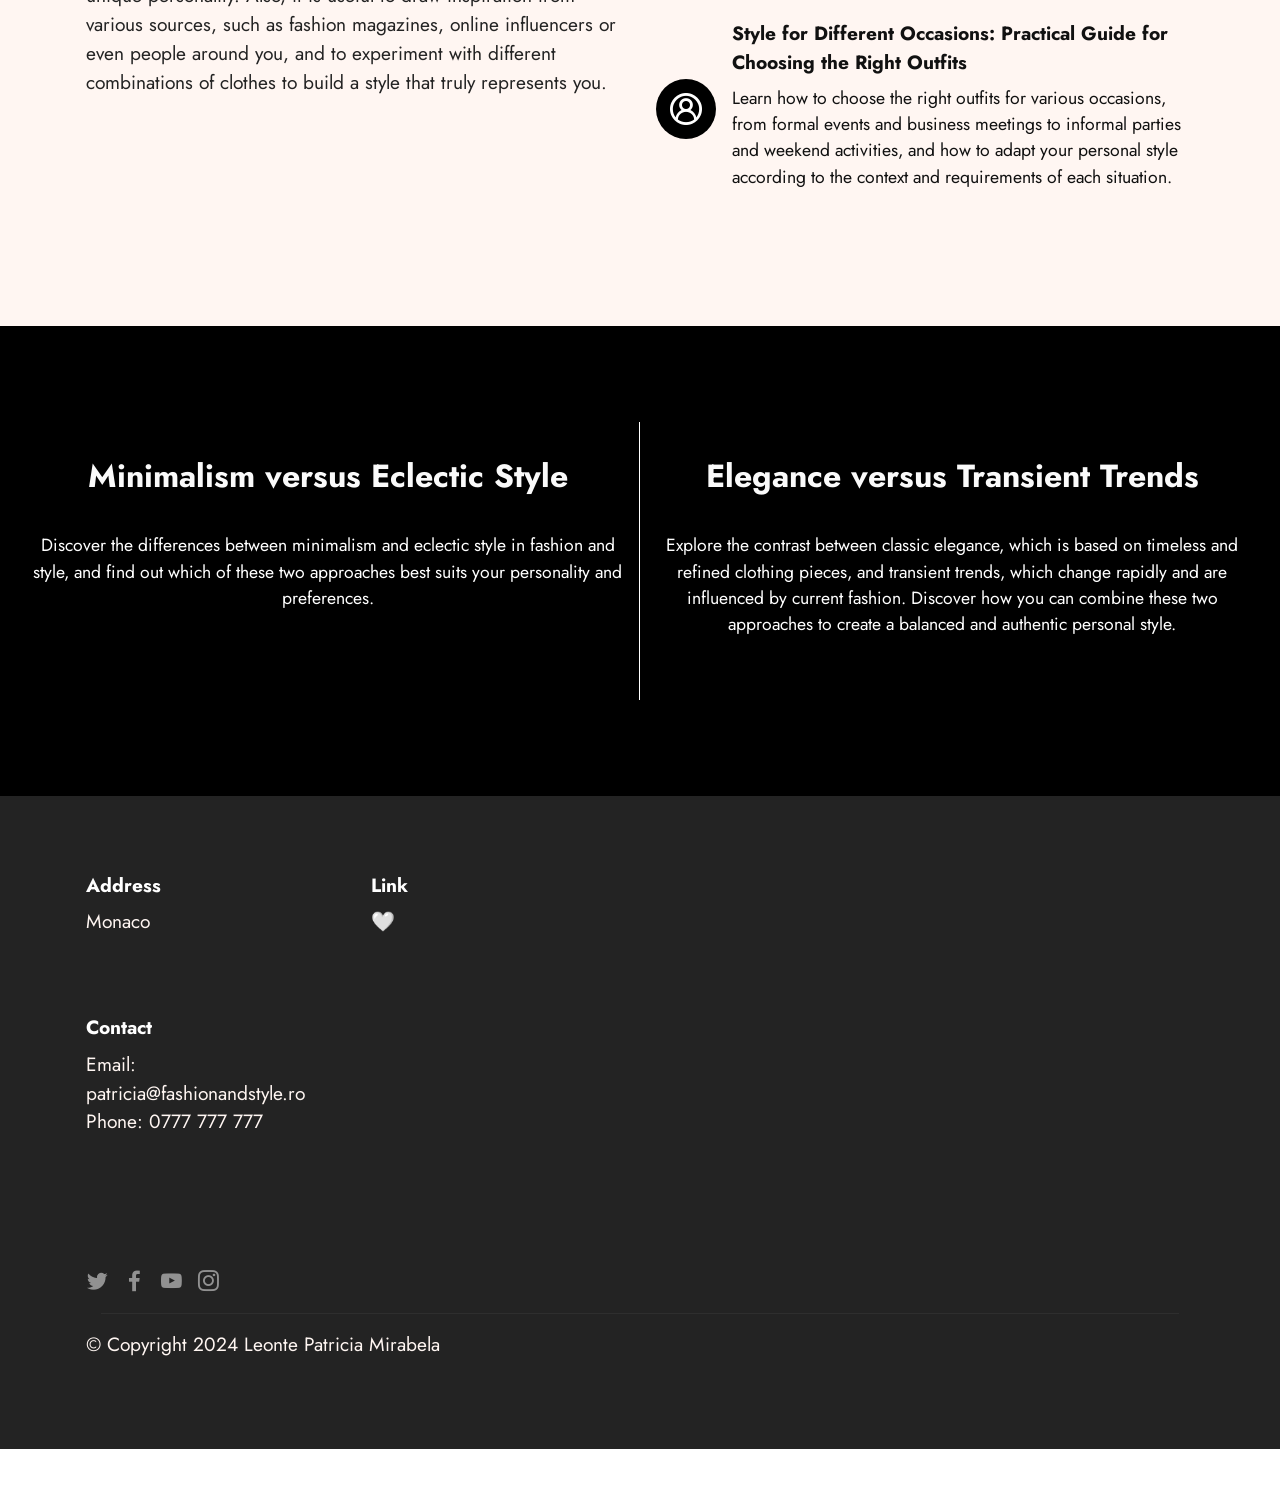
<file: Website/stil.html>
<!DOCTYPE html>
<html  >
<head>
  <meta charset="UTF-8">
  <meta http-equiv="X-UA-Compatible" content="IE=edge">
  <meta name="generator" content="Mobirise v5.3.0, mobirise.com">
  <meta name="viewport" content="width=device-width, initial-scale=1, minimum-scale=1">
  <link rel="shortcut icon" href="assets/images/woman.png" type="image/png">

  <meta name="description" content="">
  
  
  <title>𝐒 𝐓 𝐘 𝐋 𝐄</title>
  <link rel="stylesheet" href="assets/web/assets/mobirise-icons2/mobirise2.css">
  <link rel="stylesheet" href="assets/tether/tether.min.css">
  <link rel="stylesheet" href="assets/bootstrap/css/bootstrap.min.css">
  <link rel="stylesheet" href="assets/bootstrap/css/bootstrap-grid.min.css">
  <link rel="stylesheet" href="assets/bootstrap/css/bootstrap-reboot.min.css">
  <link rel="stylesheet" href="assets/dropdown/css/style.css">
  <link rel="stylesheet" href="assets/socicon/css/styles.css">
  <link rel="stylesheet" href="assets/theme/css/style.css">
  <link rel="preload" as="style" href="assets/mobirise/css/mbr-additional.css"><link rel="stylesheet" href="assets/mobirise/css/mbr-additional.css" type="text/css">
  
  
  
  
</head>
<body>
  
    <section class="menu menu3 cid-u7ARMqgT9h" once="menu" id="menu3-7">
    
        <nav class="navbar navbar-dropdown navbar-fixed-top navbar-expand-lg">
            <div class="container">
                <div class="navbar-brand">
                    <span class="navbar-logo">
                        
                            <a href="index.html"><img src="assets/images/woman.png" alt="" style="height: 3rem;"></a>
                        
                    </span>
                    <span class="navbar-caption-wrap"><a class="navbar-caption text-black text-primary display-7" href="index.html">𝐅𝐀𝐒𝐇𝐈𝐎𝐍 𝐀𝐍𝐃 𝐒𝐓𝐘𝐋𝐄</a></span>
                </div>
                <button class="navbar-toggler" type="button" data-toggle="collapse" data-target="#navbarSupportedContent" aria-controls="navbarNavAltMarkup" aria-expanded="false" aria-label="Toggle navigation">
                    <div class="hamburger">
                        <span></span>
                        <span></span>
                        <span></span>
                        <span></span>
                    </div>
                </button>
                <div class="collapse navbar-collapse" id="navbarSupportedContent">
                    <ul class="navbar-nav nav-dropdown nav-right" data-app-modern-menu="true"><li class="nav-item"><a class="nav-link link text-black text-primary display-4" href="moda.html">
                        𝐅𝐀𝐒𝐇𝐈𝐎𝐍</a></li>
                        <li class="nav-item"><a class="nav-link link text-black text-primary display-4" href="stil.html">
                           𝐒𝐓𝐘𝐋𝐄</a></li>
                        <li class="nav-item"><a class="nav-link link text-black text-primary display-4" href="contact.html"> 𝐂𝐎𝐍𝐓𝐀𝐂𝐓</a>
                        </li></ul>
                    <div class="icons-menu">
                        
                        <a style="color:#232323;" href="https://www.facebook.com"> <span class="p-2 mbr-iconfont socicon-facebook socicon"></span></a>
                        
                        
                        <a style="color:#232323;" href="https://twitter.com"> <span class="p-2 mbr-iconfont socicon-twitter socicon"></span></a>
                    
                    
                        <a style="color:#232323;" href="https://www.instagram.com"> <span class="p-2 mbr-iconfont socicon-instagram socicon"></span></a>
                        
                    </div>
                
            </div>
        </div>
    </nav>
</section>
  
  <section class="header11 cid-u7B0sm3Tja" id="header11-g">
      <div class="container">
          <div class="row justify-content-center">
              <div class="col-12 col-md-6 image-wrapper">
                  <img class="w-100" src="assets/images/c156f9438b132c11d7c87279ad081324.jpg" alt="">
              </div>
              <div class="col-12 col-md">
                  <div class="text-wrapper text-center">
                      <h1 class="mbr-section-title mbr-fonts-style mb-3 display-1"><strong>The Universe of Personal Style</strong></h1>
                      <p class="mbr-text mbr-fonts-style display-7">
                          Discover the Secrets and Tips for Defining Your Unique and Authentic Style</p>
                      
                  </div>
              </div>
          </div>
      </div>
  </section>
  
  <section class="features12 cid-u7B0DyGaVr" id="features13-h">
      <div class="container">
          <div class="row justify-content-center">
              <div class="col-12 col-lg-6">
                  <div class="card-wrapper">
                      <div class="card-box align-left">
                          <h4 class="card-title mbr-fonts-style mb-4 display-2"><strong>What are the main steps for discovering your personal style?</strong></h4>
                          <p class="mbr-text mbr-fonts-style mb-4 display-7">
                              Discovering your personal style can start with exploring your personal preferences regarding colors, textures and silhouettes, along with an analysis of the styles you are attracted to and your unique personality. Also, it is useful to draw inspiration from various sources, such as fashion magazines, online influencers or even people around you, and to experiment with different combinations of clothes to build a style that truly represents you.</p>
                          
                      </div>
                  </div>
              </div>
              <div class="col-12 col-lg-6">
                  <div class="item mbr-flex">
                      <div class="icon-box">
                          <span class="mbr-iconfont mobi-mbri-globe-2 mobi-mbri"></span>
                      </div>
                      <div class="text-box">
                          <h4 class="icon-title mbr-black mbr-fonts-style display-7"><strong>Key Elements of a Successful Personal Style</strong></h4>
                          <h5 class="icon-text mbr-black mbr-fonts-style display-4">Learn about the basic elements that define a successful personal style and how you can integrate them into your wardrobe to achieve an authentic and memorable look.</h5>
                      </div>
                  </div>
                  <div class="item mbr-flex">
                      <div class="icon-box">
                          <span class="mbr-iconfont mobi-mbri-update mobi-mbri"></span>
                      </div>
                      <div class="text-box">
                          <h4 class="icon-title mbr-black mbr-fonts-style display-7"><strong>How to Update Your Wardrobe According to Current Trends</strong></h4>
                          <h5 class="icon-text mbr-black mbr-fonts-style display-4">Discover tips and tricks on how to update your wardrobe according to current fashion trends without spending a lot.</h5>
                      </div>
                  </div>
                  <div class="item mbr-flex">
                      <div class="icon-box">
                          <span class="mbr-iconfont mobi-mbri-user-2 mobi-mbri"></span>
                      </div>
                      <div class="text-box">
                          <h4 class="icon-title mbr-black mbr-fonts-style display-7"><strong>Style for Different Occasions: Practical Guide for Choosing the Right Outfits</strong></h4>
                          <h5 class="icon-text mbr-black mbr-fonts-style display-4">Learn how to choose the right outfits for various occasions, from formal events and business meetings to informal parties and weekend activities, and how to adapt your personal style according to the context and requirements of each situation.</h5>
                      </div>
                  </div>
              </div>
          </div>
      </div>
  </section>
  
  <section class="info2 cid-u7B1a3gzXJ" id="info2-i">    
      <div class="align-center container-fluid">
          <div class="row justify-content-center">
              <div class="card col-12 col-lg-6">
                  <div class="wrapper">
                      <h3 class="mbr-section-title mb-4 mbr-fonts-style display-5"><strong>Minimalism versus Eclectic Style</strong></h3>
                      <p class="mbr-text mb-4 mbr-fonts-style display-4">
                          Discover the differences between minimalism and eclectic style in fashion and style, and find out which of these two approaches best suits your personality and preferences.</p>
                      
                  </div>
              </div>
              <div class="col-12 col-lg-6">
                  <div class="wrapper">
                      <h3 class="mbr-section-title mbr-fonts-style mb-4 display-5"><strong>Elegance versus Transient Trends</strong></h3>
                      <p class="mbr-text mbr-fonts-style mb-4 display-4">
                          Explore the contrast between classic elegance, which is based on timeless and refined clothing pieces, and transient trends, which change rapidly and are influenced by current fashion. Discover how you can combine these two approaches to create a balanced and authentic personal style.</p>
                      
                  </div>
              </div>
          </div>
      </div>
  </section>
  
  <section class="footer6 cid-u7ATqAgYHh" once="footers" id="footer6-a">
  
      
  
      
  
    <div class="container">
        <div class="row content mbr-white">
            <div class="col-12 col-md-3 mbr-fonts-style display-7">
                <h5 class="mbr-section-subtitle mbr-fonts-style mb-2 display-7">
                    <strong>Address</strong></h5>
                <p class="mbr-text mbr-fonts-style display-7">Monaco</p> <br>
                <h5 class="mbr-section-subtitle mbr-fonts-style mb-2 mt-4 display-7">
                    <strong>Contact</strong></h5>
                <p class="mbr-text mbr-fonts-style mb-4 display-7">
                    Email: patricia@fashionandstyle.ro<br>
                    Phone:&nbsp;0777 777 777&nbsp;<br><br></p>
            </div>
            <div class="col-12 col-md-3 mbr-fonts-style display-7">
                <h5 class="mbr-section-subtitle mbr-fonts-style mb-2 display-7">
                    <strong>Link</strong></h5>
                    
                        <a href="index.html" class="text-primary">🤍</a>
                    

                
                <h5 class="mbr-section-subtitle mbr-fonts-style mb-2 mt-5 display-7"></h5>
                <p class="mbr-text mbr-fonts-style mb-4 display-7"></p>
            </div>
            <div class="col-12 col-md-6">
                <div class="google-map"><iframe frameborder="0" style="border:0" src="https://www.google.com/maps/embed?pb=!1m18!1m12!1m3!1d23962.32733935139!2d7.405252890424033!3d43.737849550255994!2m3!1f0!2f0!3f0!3m2!1i1024!2i768!4f13.1!3m3!1m2!1s0x12cdc26f7b3f8531%3A0x74f7784c3ac49cfc!2sMonaco!5e1!3m2!1sro!2sro!4v1733005848513!5m2!1sro!2sro" width="600" height="450" style="border:0;" allowfullscreen="" loading="lazy" referrerpolicy="no-referrer-when-downgrade"></iframe></div>
            </div>
            <div class="col-md-6">
                <div class="social-list align-left">
                    <div class="soc-item">
                        
                            <a href="https://twitter.com/"> <span class="mbr-iconfont mbr-iconfont-social socicon-twitter socicon"></span> </a>
                        
                    </div>
                    <div class="soc-item">
                        
                            <a href="https://www.facebook.com"> <span class="mbr-iconfont mbr-iconfont-social socicon-facebook socicon"></span> </a>
                        
                    </div>
                    <div class="soc-item">
                        
                            <a href="https://www.youtube.com"> <span class="mbr-iconfont mbr-iconfont-social socicon-youtube socicon"></span> </a>
                        
                    </div>
                    <div class="soc-item">
                        
                            <a href="https://www.instagram.com"> <span class="mbr-iconfont mbr-iconfont-social socicon-instagram socicon"></span> </a>
                        
                    </div>
                    
                    
                </div>
            </div>
        </div>


        <div class="footer-lower">
            <div class="media-container-row">
                <div class="col-sm-12">
                    <hr>
                </div>
            </div>
            <div class="col-sm-12 copyright pl-0">
                <p class="mbr-text mbr-fonts-style mbr-white display-7">
                    © Copyright 2024&nbsp;Leonte Patricia Mirabela</p>
            </div>
        </div>
    </div>

</section>

<section style="background-color: #fff; font-family: -apple-system, BlinkMacSystemFont, 'Segoe UI', 'Roboto', 'Helvetica Neue', Arial, sans-serif; color:#aaa; font-size:12px; padding: 0; align-items: center; display: flex;">
    <a href="https://mobirise.site/d" style="flex: 1 1; height: 3rem; padding-left: 1rem;"></a>
</section>

<script src="assets/web/assets/jquery/jquery.min.js"></script> 
 <script src="assets/popper/popper.min.js"></script> 
  <script src="assets/tether/tether.min.js"></script> 
   <script src="assets/bootstrap/js/bootstrap.min.js">

  </script>  <script src="assets/smoothscroll/smooth-scroll.js"></script> 
   <script src="assets/dropdown/js/nav-dropdown.js"></script> 
    <script src="assets/dropdown/js/navbar-dropdown.js"></script> 
     <script src="assets/touchswipe/jquery.touch-swipe.min.js"></script> 
      <script src="assets/theme/js/script.js"></script>  
  
  
 <div id="scrollToTop" class="scrollToTop mbr-arrow-up"><a style="text-align: center;"><i class="mbr-arrow-up-icon mbr-arrow-up-icon-cm cm-icon cm-icon-smallarrow-up"></i></a></div>
  </body>
</html>
</file>
<file: Website/assets/dropdown/css/style.css>
.navbar-dropdown {
  left: 0;
  padding: 0;
  position: absolute;
  right: 0;
  top: 0;
  transition: all 0.45s ease;
  z-index: 1030;
  background: #282828; }
  .navbar-dropdown .navbar-logo {
    margin-right: 0.8rem;
    transition: margin 0.3s ease-in-out;
    vertical-align: middle; }
    .navbar-dropdown .navbar-logo img {
      height: 3.125rem;
      transition: all 0.3s ease-in-out; }
    .navbar-dropdown .navbar-logo.mbr-iconfont {
      font-size: 3.125rem;
      line-height: 3.125rem; }
  .navbar-dropdown .navbar-caption {
    font-weight: 700;
    white-space: normal;
    vertical-align: -4px;
    line-height: 3.125rem !important; }
    .navbar-dropdown .navbar-caption, .navbar-dropdown .navbar-caption:hover {
      color: inherit;
      text-decoration: none; }
  .navbar-dropdown .mbr-iconfont + .navbar-caption {
    vertical-align: -1px; }
  .navbar-dropdown.navbar-fixed-top {
    position: fixed; }
  .navbar-dropdown .navbar-brand span {
    vertical-align: -4px; }
  .navbar-dropdown.bg-color.transparent {
    background: none; }
  .navbar-dropdown.navbar-short .navbar-brand {
    padding: 0.625rem 0; }
    .navbar-dropdown.navbar-short .navbar-brand span {
      vertical-align: -1px; }
  .navbar-dropdown.navbar-short .navbar-caption {
    line-height: 2.375rem !important;
    vertical-align: -2px; }
  .navbar-dropdown.navbar-short .navbar-logo {
    margin-right: 0.5rem; }
    .navbar-dropdown.navbar-short .navbar-logo img {
      height: 2.375rem; }
    .navbar-dropdown.navbar-short .navbar-logo.mbr-iconfont {
      font-size: 2.375rem;
      line-height: 2.375rem; }
  .navbar-dropdown.navbar-short .mbr-table-cell {
    height: 3.625rem; }
  .navbar-dropdown .navbar-close {
    left: 0.6875rem;
    position: fixed;
    top: 0.75rem;
    z-index: 1000; }
  .navbar-dropdown .hamburger-icon {
    content: "";
    display: inline-block;
    vertical-align: middle;
    width: 16px;
    -webkit-box-shadow: 0 -6px 0 1px #282828,0 0 0 1px #282828,0 6px 0 1px #282828;
    -moz-box-shadow: 0 -6px 0 1px #282828,0 0 0 1px #282828,0 6px 0 1px #282828;
    box-shadow: 0 -6px 0 1px #282828,0 0 0 1px #282828,0 6px 0 1px #282828; }

.dropdown-menu .dropdown-toggle[data-toggle="dropdown-submenu"]::after {
  border-bottom: 0.35em solid transparent;
  border-left: 0.35em solid;
  border-right: 0;
  border-top: 0.35em solid transparent;
  margin-left: 0.3rem; }

.dropdown-menu .dropdown-item:focus {
  outline: 0; }

.nav-dropdown {
  font-size: 0.75rem;
  font-weight: 500;
  height: auto !important; }
  .nav-dropdown .nav-btn {
    padding-left: 1rem; }
  .nav-dropdown .link {
    margin: .667em 1.667em;
    font-weight: 500;
    padding: 0;
    transition: color .2s ease-in-out; }
    .nav-dropdown .link.dropdown-toggle {
      margin-right: 2.583em; }
      .nav-dropdown .link.dropdown-toggle::after {
        margin-left: .25rem;
        border-top: 0.35em solid;
        border-right: 0.35em solid transparent;
        border-left: 0.35em solid transparent;
        border-bottom: 0; }
      .nav-dropdown .link.dropdown-toggle[aria-expanded="true"] {
        margin: 0;
        padding: 0.667em 3.263em  0.667em 1.667em; }
  .nav-dropdown .link::after,
  .nav-dropdown .dropdown-item::after {
    color: inherit; }
  .nav-dropdown .btn {
    font-size: 0.75rem;
    font-weight: 700;
    letter-spacing: 0;
    margin-bottom: 0;
    padding-left: 1.25rem;
    padding-right: 1.25rem; }
  .nav-dropdown .dropdown-menu {
    border-radius: 0;
    border: 0;
    left: 0;
    margin: 0;
    padding-bottom: 1.25rem;
    padding-top: 1.25rem;
    position: relative; }
  .nav-dropdown .dropdown-submenu {
    margin-left: 0.125rem;
    top: 0; }
  .nav-dropdown .dropdown-item {
    font-weight: 500;
    line-height: 2;
    padding: 0.3846em 4.615em 0.3846em 1.5385em;
    position: relative;
    transition: color .2s ease-in-out, background-color .2s ease-in-out; }
    .nav-dropdown .dropdown-item::after {
      margin-top: -0.3077em;
      position: absolute;
      right: 1.1538em;
      top: 50%; }
    .nav-dropdown .dropdown-item:focus, .nav-dropdown .dropdown-item:hover {
      background: none; }

@media (max-width: 767px) {
  .nav-dropdown.navbar-toggleable-sm {
    bottom: 0;
    display: none;
    left: 0;
    overflow-x: hidden;
    position: fixed;
    top: 0;
    transform: translateX(-100%);
    -ms-transform: translateX(-100%);
    -webkit-transform: translateX(-100%);
    width: 18.75rem;
    z-index: 999; } }
.nav-dropdown.navbar-toggleable-xl {
  bottom: 0;
  display: none;
  left: 0;
  overflow-x: hidden;
  position: fixed;
  top: 0;
  transform: translateX(-100%);
  -ms-transform: translateX(-100%);
  -webkit-transform: translateX(-100%);
  width: 18.75rem;
  z-index: 999; }

.nav-dropdown-sm {
  display: block !important;
  overflow-x: hidden;
  overflow: auto;
  padding-top: 3.875rem; }
  .nav-dropdown-sm::after {
    content: "";
    display: block;
    height: 3rem;
    width: 100%; }
  .nav-dropdown-sm.collapse.in ~ .navbar-close {
    display: block !important; }
  .nav-dropdown-sm.collapsing, .nav-dropdown-sm.collapse.in {
    transform: translateX(0);
    -ms-transform: translateX(0);
    -webkit-transform: translateX(0);
    transition: all 0.25s ease-out;
    -webkit-transition: all 0.25s ease-out;
    background: #282828; }
  .nav-dropdown-sm.collapsing[aria-expanded="false"] {
    transform: translateX(-100%);
    -ms-transform: translateX(-100%);
    -webkit-transform: translateX(-100%); }
  .nav-dropdown-sm .nav-item {
    display: block;
    margin-left: 0 !important;
    padding-left: 0; }
  .nav-dropdown-sm .link,
  .nav-dropdown-sm .dropdown-item {
    border-top: 1px dotted rgba(255, 255, 255, 0.1);
    font-size: 0.8125rem;
    line-height: 1.6;
    margin: 0 !important;
    padding: 0.875rem 2.4rem 0.875rem 1.5625rem !important;
    position: relative;
    white-space: normal; }
    .nav-dropdown-sm .link:focus, .nav-dropdown-sm .link:hover,
    .nav-dropdown-sm .dropdown-item:focus,
    .nav-dropdown-sm .dropdown-item:hover {
      background: rgba(0, 0, 0, 0.2) !important;
      color: #f4a7cd; }
  .nav-dropdown-sm .nav-btn {
    position: relative;
    padding: 1.5625rem 1.5625rem 0 1.5625rem; }
    .nav-dropdown-sm .nav-btn::before {
      border-top: 1px dotted rgba(255, 255, 255, 0.1);
      content: "";
      left: 0;
      position: absolute;
      top: 0;
      width: 100%; }
    .nav-dropdown-sm .nav-btn + .nav-btn {
      padding-top: 0.625rem; }
      .nav-dropdown-sm .nav-btn + .nav-btn::before {
        display: none; }
  .nav-dropdown-sm .btn {
    padding: 0.625rem 0; }
  .nav-dropdown-sm .dropdown-toggle[data-toggle="dropdown-submenu"]::after {
    margin-left: .25rem;
    border-top: 0.35em solid;
    border-right: 0.35em solid transparent;
    border-left: 0.35em solid transparent;
    border-bottom: 0; }
  .nav-dropdown-sm .dropdown-toggle[data-toggle="dropdown-submenu"][aria-expanded="true"]::after {
    border-top: 0;
    border-right: 0.35em solid transparent;
    border-left: 0.35em solid transparent;
    border-bottom: 0.35em solid; }
  .nav-dropdown-sm .dropdown-menu {
    margin: 0;
    padding: 0;
    position: relative;
    top: 0;
    left: 0;
    width: 100%;
    border: 0;
    float: none;
    border-radius: 0;
    background: none; }
  .nav-dropdown-sm .dropdown-submenu {
    left: 100%;
    margin-left: 0.125rem;
    margin-top: -1.25rem;
    top: 0; }

.navbar-toggleable-sm .nav-dropdown .dropdown-menu {
  position: absolute; }

.navbar-toggleable-sm .nav-dropdown .dropdown-submenu {
  left: 100%;
  margin-left: 0.125rem;
  margin-top: -1.25rem;
  top: 0; }

.navbar-toggleable-sm.opened .nav-dropdown .dropdown-menu {
  position: relative; }

.navbar-toggleable-sm.opened .nav-dropdown .dropdown-submenu {
  left: 0;
  margin-left: 00rem;
  margin-top: 0rem;
  top: 0; }

.is-builder .nav-dropdown.collapsing {
  transition: none !important; }

/*# sourceMappingURL=style.css.map */
</file>
<file: Website/assets/socicon/css/styles.css>
@charset "UTF-8";

@font-face {
  font-family: 'Socicon';
  src:  url('../fonts/socicon.eot');
  src:  url('../fonts/socicon.eot?#iefix') format('embedded-opentype'),
    url('../fonts/socicon.woff2') format('woff2'),
    url('../fonts/socicon.ttf') format('truetype'),
    url('../fonts/socicon.woff') format('woff'),
    url('../fonts/socicon.svg#socicon') format('svg');
  font-weight: normal;
  font-style: normal;
  font-display: swap;
}

[data-icon]:before {
  font-family: "socicon" !important;
  content: attr(data-icon);
  font-style: normal !important;
  font-weight: normal !important;
  font-variant: normal !important;
  text-transform: none !important;
  speak: none;
  line-height: 1;
  -webkit-font-smoothing: antialiased;
  -moz-osx-font-smoothing: grayscale;
}

[class^="socicon-"], [class*=" socicon-"] {
  /* use !important to prevent issues with browser extensions that change fonts */
  font-family: 'Socicon' !important;
  speak: none;
  font-style: normal;
  font-weight: normal;
  font-variant: normal;
  text-transform: none;
  line-height: 1;

  /* Better Font Rendering =========== */
  -webkit-font-smoothing: antialiased;
  -moz-osx-font-smoothing: grayscale;
}

.socicon-eitaa:before {
  content: "\e97c";
}
.socicon-soroush:before {
  content: "\e97d";
}
.socicon-bale:before {
  content: "\e97e";
}
.socicon-zazzle:before {
  content: "\e97b";
}
.socicon-society6:before {
  content: "\e97a";
}
.socicon-redbubble:before {
  content: "\e979";
}
.socicon-avvo:before {
  content: "\e978";
}
.socicon-stitcher:before {
  content: "\e977";
}
.socicon-googlehangouts:before {
  content: "\e974";
}
.socicon-dlive:before {
  content: "\e975";
}
.socicon-vsco:before {
  content: "\e976";
}
.socicon-flipboard:before {
  content: "\e973";
}
.socicon-ubuntu:before {
  content: "\e958";
}
.socicon-artstation:before {
  content: "\e959";
}
.socicon-invision:before {
  content: "\e95a";
}
.socicon-torial:before {
  content: "\e95b";
}
.socicon-collectorz:before {
  content: "\e95c";
}
.socicon-seenthis:before {
  content: "\e95d";
}
.socicon-googleplaymusic:before {
  content: "\e95e";
}
.socicon-debian:before {
  content: "\e95f";
}
.socicon-filmfreeway:before {
  content: "\e960";
}
.socicon-gnome:before {
  content: "\e961";
}
.socicon-itchio:before {
  content: "\e962";
}
.socicon-jamendo:before {
  content: "\e963";
}
.socicon-mix:before {
  content: "\e964";
}
.socicon-sharepoint:before {
  content: "\e965";
}
.socicon-tinder:before {
  content: "\e966";
}
.socicon-windguru:before {
  content: "\e967";
}
.socicon-cdbaby:before {
  content: "\e968";
}
.socicon-elementaryos:before {
  content: "\e969";
}
.socicon-stage32:before {
  content: "\e96a";
}
.socicon-tiktok:before {
  content: "\e96b";
}
.socicon-gitter:before {
  content: "\e96c";
}
.socicon-letterboxd:before {
  content: "\e96d";
}
.socicon-threema:before {
  content: "\e96e";
}
.socicon-splice:before {
  content: "\e96f";
}
.socicon-metapop:before {
  content: "\e970";
}
.socicon-naver:before {
  content: "\e971";
}
.socicon-remote:before {
  content: "\e972";
}
.socicon-internet:before {
  content: "\e957";
}
.socicon-moddb:before {
  content: "\e94b";
}
.socicon-indiedb:before {
  content: "\e94c";
}
.socicon-traxsource:before {
  content: "\e94d";
}
.socicon-gamefor:before {
  content: "\e94e";
}
.socicon-pixiv:before {
  content: "\e94f";
}
.socicon-myanimelist:before {
  content: "\e950";
}
.socicon-blackberry:before {
  content: "\e951";
}
.socicon-wickr:before {
  content: "\e952";
}
.socicon-spip:before {
  content: "\e953";
}
.socicon-napster:before {
  content: "\e954";
}
.socicon-beatport:before {
  content: "\e955";
}
.socicon-hackerone:before {
  content: "\e956";
}
.socicon-hackernews:before {
  content: "\e946";
}
.socicon-smashwords:before {
  content: "\e947";
}
.socicon-kobo:before {
  content: "\e948";
}
.socicon-bookbub:before {
  content: "\e949";
}
.socicon-mailru:before {
  content: "\e94a";
}
.socicon-gitlab:before {
  content: "\e945";
}
.socicon-instructables:before {
  content: "\e944";
}
.socicon-portfolio:before {
  content: "\e943";
}
.socicon-codered:before {
  content: "\e940";
}
.socicon-origin:before {
  content: "\e941";
}
.socicon-nextdoor:before {
  content: "\e942";
}
.socicon-udemy:before {
  content: "\e93f";
}
.socicon-livemaster:before {
  content: "\e93e";
}
.socicon-crunchbase:before {
  content: "\e93b";
}
.socicon-homefy:before {
  content: "\e93c";
}
.socicon-calendly:before {
  content: "\e93d";
}
.socicon-realtor:before {
  content: "\e90f";
}
.socicon-tidal:before {
  content: "\e910";
}
.socicon-qobuz:before {
  content: "\e911";
}
.socicon-natgeo:before {
  content: "\e912";
}
.socicon-mastodon:before {
  content: "\e913";
}
.socicon-unsplash:before {
  content: "\e914";
}
.socicon-homeadvisor:before {
  content: "\e915";
}
.socicon-angieslist:before {
  content: "\e916";
}
.socicon-codepen:before {
  content: "\e917";
}
.socicon-slack:before {
  content: "\e918";
}
.socicon-openaigym:before {
  content: "\e919";
}
.socicon-logmein:before {
  content: "\e91a";
}
.socicon-fiverr:before {
  content: "\e91b";
}
.socicon-gotomeeting:before {
  content: "\e91c";
}
.socicon-aliexpress:before {
  content: "\e91d";
}
.socicon-guru:before {
  content: "\e91e";
}
.socicon-appstore:before {
  content: "\e91f";
}
.socicon-homes:before {
  content: "\e920";
}
.socicon-zoom:before {
  content: "\e921";
}
.socicon-alibaba:before {
  content: "\e922";
}
.socicon-craigslist:before {
  content: "\e923";
}
.socicon-wix:before {
  content: "\e924";
}
.socicon-redfin:before {
  content: "\e925";
}
.socicon-googlecalendar:before {
  content: "\e926";
}
.socicon-shopify:before {
  content: "\e927";
}
.socicon-freelancer:before {
  content: "\e928";
}
.socicon-seedrs:before {
  content: "\e929";
}
.socicon-bing:before {
  content: "\e92a";
}
.socicon-doodle:before {
  content: "\e92b";
}
.socicon-bonanza:before {
  content: "\e92c";
}
.socicon-squarespace:before {
  content: "\e92d";
}
.socicon-toptal:before {
  content: "\e92e";
}
.socicon-gust:before {
  content: "\e92f";
}
.socicon-ask:before {
  content: "\e930";
}
.socicon-trulia:before {
  content: "\e931";
}
.socicon-loomly:before {
  content: "\e932";
}
.socicon-ghost:before {
  content: "\e933";
}
.socicon-upwork:before {
  content: "\e934";
}
.socicon-fundable:before {
  content: "\e935";
}
.socicon-booking:before {
  content: "\e936";
}
.socicon-googlemaps:before {
  content: "\e937";
}
.socicon-zillow:before {
  content: "\e938";
}
.socicon-niconico:before {
  content: "\e939";
}
.socicon-toneden:before {
  content: "\e93a";
}
.socicon-augment:before {
  content: "\e908";
}
.socicon-bitbucket:before {
  content: "\e909";
}
.socicon-fyuse:before {
  content: "\e90a";
}
.socicon-yt-gaming:before {
  content: "\e90b";
}
.socicon-sketchfab:before {
  content: "\e90c";
}
.socicon-mobcrush:before {
  content: "\e90d";
}
.socicon-microsoft:before {
  content: "\e90e";
}
.socicon-pandora:before {
  content: "\e907";
}
.socicon-messenger:before {
  content: "\e906";
}
.socicon-gamewisp:before {
  content: "\e905";
}
.socicon-bloglovin:before {
  content: "\e904";
}
.socicon-tunein:before {
  content: "\e903";
}
.socicon-gamejolt:before {
  content: "\e901";
}
.socicon-trello:before {
  content: "\e902";
}
.socicon-spreadshirt:before {
  content: "\e900";
}
.socicon-500px:before {
  content: "\e000";
}
.socicon-8tracks:before {
  content: "\e001";
}
.socicon-airbnb:before {
  content: "\e002";
}
.socicon-alliance:before {
  content: "\e003";
}
.socicon-amazon:before {
  content: "\e004";
}
.socicon-amplement:before {
  content: "\e005";
}
.socicon-android:before {
  content: "\e006";
}
.socicon-angellist:before {
  content: "\e007";
}
.socicon-apple:before {
  content: "\e008";
}
.socicon-appnet:before {
  content: "\e009";
}
.socicon-baidu:before {
  content: "\e00a";
}
.socicon-bandcamp:before {
  content: "\e00b";
}
.socicon-battlenet:before {
  content: "\e00c";
}
.socicon-mixer:before {
  content: "\e00d";
}
.socicon-bebee:before {
  content: "\e00e";
}
.socicon-bebo:before {
  content: "\e00f";
}
.socicon-behance:before {
  content: "\e010";
}
.socicon-blizzard:before {
  content: "\e011";
}
.socicon-blogger:before {
  content: "\e012";
}
.socicon-buffer:before {
  content: "\e013";
}
.socicon-chrome:before {
  content: "\e014";
}
.socicon-coderwall:before {
  content: "\e015";
}
.socicon-curse:before {
  content: "\e016";
}
.socicon-dailymotion:before {
  content: "\e017";
}
.socicon-deezer:before {
  content: "\e018";
}
.socicon-delicious:before {
  content: "\e019";
}
.socicon-deviantart:before {
  content: "\e01a";
}
.socicon-diablo:before {
  content: "\e01b";
}
.socicon-digg:before {
  content: "\e01c";
}
.socicon-discord:before {
  content: "\e01d";
}
.socicon-disqus:before {
  content: "\e01e";
}
.socicon-douban:before {
  content: "\e01f";
}
.socicon-draugiem:before {
  content: "\e020";
}
.socicon-dribbble:before {
  content: "\e021";
}
.socicon-drupal:before {
  content: "\e022";
}
.socicon-ebay:before {
  content: "\e023";
}
.socicon-ello:before {
  content: "\e024";
}
.socicon-endomodo:before {
  content: "\e025";
}
.socicon-envato:before {
  content: "\e026";
}
.socicon-etsy:before {
  content: "\e027";
}
.socicon-facebook:before {
  content: "\e028";
}
.socicon-feedburner:before {
  content: "\e029";
}
.socicon-filmweb:before {
  content: "\e02a";
}
.socicon-firefox:before {
  content: "\e02b";
}
.socicon-flattr:before {
  content: "\e02c";
}
.socicon-flickr:before {
  content: "\e02d";
}
.socicon-formulr:before {
  content: "\e02e";
}
.socicon-forrst:before {
  content: "\e02f";
}
.socicon-foursquare:before {
  content: "\e030";
}
.socicon-friendfeed:before {
  content: "\e031";
}
.socicon-github:before {
  content: "\e032";
}
.socicon-goodreads:before {
  content: "\e033";
}
.socicon-google:before {
  content: "\e034";
}
.socicon-googlescholar:before {
  content: "\e035";
}
.socicon-googlegroups:before {
  content: "\e036";
}
.socicon-googlephotos:before {
  content: "\e037";
}
.socicon-googleplus:before {
  content: "\e038";
}
.socicon-grooveshark:before {
  content: "\e039";
}
.socicon-hackerrank:before {
  content: "\e03a";
}
.socicon-hearthstone:before {
  content: "\e03b";
}
.socicon-hellocoton:before {
  content: "\e03c";
}
.socicon-heroes:before {
  content: "\e03d";
}
.socicon-smashcast:before {
  content: "\e03e";
}
.socicon-horde:before {
  content: "\e03f";
}
.socicon-houzz:before {
  content: "\e040";
}
.socicon-icq:before {
  content: "\e041";
}
.socicon-identica:before {
  content: "\e042";
}
.socicon-imdb:before {
  content: "\e043";
}
.socicon-instagram:before {
  content: "\e044";
}
.socicon-issuu:before {
  content: "\e045";
}
.socicon-istock:before {
  content: "\e046";
}
.socicon-itunes:before {
  content: "\e047";
}
.socicon-keybase:before {
  content: "\e048";
}
.socicon-lanyrd:before {
  content: "\e049";
}
.socicon-lastfm:before {
  content: "\e04a";
}
.socicon-line:before {
  content: "\e04b";
}
.socicon-linkedin:before {
  content: "\e04c";
}
.socicon-livejournal:before {
  content: "\e04d";
}
.socicon-lyft:before {
  content: "\e04e";
}
.socicon-macos:before {
  content: "\e04f";
}
.socicon-mail:before {
  content: "\e050";
}
.socicon-medium:before {
  content: "\e051";
}
.socicon-meetup:before {
  content: "\e052";
}
.socicon-mixcloud:before {
  content: "\e053";
}
.socicon-modelmayhem:before {
  content: "\e054";
}
.socicon-mumble:before {
  content: "\e055";
}
.socicon-myspace:before {
  content: "\e056";
}
.socicon-newsvine:before {
  content: "\e057";
}
.socicon-nintendo:before {
  content: "\e058";
}
.socicon-npm:before {
  content: "\e059";
}
.socicon-odnoklassniki:before {
  content: "\e05a";
}
.socicon-openid:before {
  content: "\e05b";
}
.socicon-opera:before {
  content: "\e05c";
}
.socicon-outlook:before {
  content: "\e05d";
}
.socicon-overwatch:before {
  content: "\e05e";
}
.socicon-patreon:before {
  content: "\e05f";
}
.socicon-paypal:before {
  content: "\e060";
}
.socicon-periscope:before {
  content: "\e061";
}
.socicon-persona:before {
  content: "\e062";
}
.socicon-pinterest:before {
  content: "\e063";
}
.socicon-play:before {
  content: "\e064";
}
.socicon-player:before {
  content: "\e065";
}
.socicon-playstation:before {
  content: "\e066";
}
.socicon-pocket:before {
  content: "\e067";
}
.socicon-qq:before {
  content: "\e068";
}
.socicon-quora:before {
  content: "\e069";
}
.socicon-raidcall:before {
  content: "\e06a";
}
.socicon-ravelry:before {
  content: "\e06b";
}
.socicon-reddit:before {
  content: "\e06c";
}
.socicon-renren:before {
  content: "\e06d";
}
.socicon-researchgate:before {
  content: "\e06e";
}
.socicon-residentadvisor:before {
  content: "\e06f";
}
.socicon-reverbnation:before {
  content: "\e070";
}
.socicon-rss:before {
  content: "\e071";
}
.socicon-sharethis:before {
  content: "\e072";
}
.socicon-skype:before {
  content: "\e073";
}
.socicon-slideshare:before {
  content: "\e074";
}
.socicon-smugmug:before {
  content: "\e075";
}
.socicon-snapchat:before {
  content: "\e076";
}
.socicon-songkick:before {
  content: "\e077";
}
.socicon-soundcloud:before {
  content: "\e078";
}
.socicon-spotify:before {
  content: "\e079";
}
.socicon-stackexchange:before {
  content: "\e07a";
}
.socicon-stackoverflow:before {
  content: "\e07b";
}
.socicon-starcraft:before {
  content: "\e07c";
}
.socicon-stayfriends:before {
  content: "\e07d";
}
.socicon-steam:before {
  content: "\e07e";
}
.socicon-storehouse:before {
  content: "\e07f";
}
.socicon-strava:before {
  content: "\e080";
}
.socicon-streamjar:before {
  content: "\e081";
}
.socicon-stumbleupon:before {
  content: "\e082";
}
.socicon-swarm:before {
  content: "\e083";
}
.socicon-teamspeak:before {
  content: "\e084";
}
.socicon-teamviewer:before {
  content: "\e085";
}
.socicon-technorati:before {
  content: "\e086";
}
.socicon-telegram:before {
  content: "\e087";
}
.socicon-tripadvisor:before {
  content: "\e088";
}
.socicon-tripit:before {
  content: "\e089";
}
.socicon-triplej:before {
  content: "\e08a";
}
.socicon-tumblr:before {
  content: "\e08b";
}
.socicon-twitch:before {
  content: "\e08c";
}
.socicon-twitter:before {
  content: "\e08d";
}
.socicon-uber:before {
  content: "\e08e";
}
.socicon-ventrilo:before {
  content: "\e08f";
}
.socicon-viadeo:before {
  content: "\e090";
}
.socicon-viber:before {
  content: "\e091";
}
.socicon-viewbug:before {
  content: "\e092";
}
.socicon-vimeo:before {
  content: "\e093";
}
.socicon-vine:before {
  content: "\e094";
}
.socicon-vkontakte:before {
  content: "\e095";
}
.socicon-warcraft:before {
  content: "\e096";
}
.socicon-wechat:before {
  content: "\e097";
}
.socicon-weibo:before {
  content: "\e098";
}
.socicon-whatsapp:before {
  content: "\e099";
}
.socicon-wikipedia:before {
  content: "\e09a";
}
.socicon-windows:before {
  content: "\e09b";
}
.socicon-wordpress:before {
  content: "\e09c";
}
.socicon-wykop:before {
  content: "\e09d";
}
.socicon-xbox:before {
  content: "\e09e";
}
.socicon-xing:before {
  content: "\e09f";
}
.socicon-yahoo:before {
  content: "\e0a0";
}
.socicon-yammer:before {
  content: "\e0a1";
}
.socicon-yandex:before {
  content: "\e0a2";
}
.socicon-yelp:before {
  content: "\e0a3";
}
.socicon-younow:before {
  content: "\e0a4";
}
.socicon-youtube:before {
  content: "\e0a5";
}
.socicon-zapier:before {
  content: "\e0a6";
}
.socicon-zerply:before {
  content: "\e0a7";
}
.socicon-zomato:before {
  content: "\e0a8";
}
.socicon-zynga:before {
  content: "\e0a9";
}
</file>
<file: Website/assets/theme/css/style.css>
@charset "UTF-8";
section {
  background-color: #ffffff;
}

body {
  font-style: normal;
  line-height: 1.5;
  font-weight: 400;
  color: #232323;
  position: relative;
}

section,
.container,
.container-fluid {
  position: relative;
  word-wrap: break-word;
}

a.mbr-iconfont:hover {
  text-decoration: none;
}

.article .lead p,
.article .lead ul,
.article .lead ol,
.article .lead pre,
.article .lead blockquote {
  margin-bottom: 0;
}

a {
  font-style: normal;
  font-weight: 400;
  cursor: pointer;
}
a, a:hover {
  text-decoration: none;
}

.mbr-section-title {
  font-style: normal;
  line-height: 1.3;
}

.mbr-section-subtitle {
  line-height: 1.3;
}

.mbr-text {
  font-style: normal;
  line-height: 1.7;
}

h1,
h2,
h3,
h4,
h5,
h6,
.display-1,
.display-2,
.display-4,
.display-5,
.display-7,
span,
p,
a {
  line-height: 1;
  word-break: break-word;
  word-wrap: break-word;
  font-weight: 400;
}

b,
strong {
  font-weight: bold;
}

input:-webkit-autofill, input:-webkit-autofill:hover, input:-webkit-autofill:focus, input:-webkit-autofill:active {
  transition-delay: 9999s;
  -webkit-transition-property: background-color, color;
  transition-property: background-color, color;
}

textarea[type=hidden] {
  display: none;
}

section {
  background-position: 50% 50%;
  background-repeat: no-repeat;
  background-size: cover;
}
section .mbr-background-video,
section .mbr-background-video-preview {
  position: absolute;
  bottom: 0;
  left: 0;
  right: 0;
  top: 0;
}

.hidden {
  visibility: hidden;
}

.mbr-z-index20 {
  z-index: 20;
}

/*! Base colors */
.mbr-white {
  color: #ffffff;
}

.mbr-black {
  color: #111111;
}

.mbr-bg-white {
  background-color: #ffffff;
}

.mbr-bg-black {
  background-color: #000000;
}

/*! Text-aligns */
.align-left {
  text-align: left;
}

.align-center {
  text-align: center;
}

.align-right {
  text-align: right;
}

/*! Font-weight  */
.mbr-light {
  font-weight: 300;
}

.mbr-regular {
  font-weight: 400;
}

.mbr-semibold {
  font-weight: 500;
}

.mbr-bold {
  font-weight: 700;
}

/*! Media  */
.media-content {
  flex-basis: 100%;
}

.media-container-row {
  display: flex;
  flex-direction: row;
  flex-wrap: wrap;
  justify-content: center;
  align-content: center;
  align-items: start;
}
.media-container-row .media-size-item {
  width: 400px;
}

.media-container-column {
  display: flex;
  flex-direction: column;
  flex-wrap: wrap;
  justify-content: center;
  align-content: center;
  align-items: stretch;
}
.media-container-column > * {
  width: 100%;
}

@media (min-width: 992px) {
  .media-container-row {
    flex-wrap: nowrap;
  }
}
figure {
  margin-bottom: 0;
  overflow: hidden;
}

figure[mbr-media-size] {
  transition: width 0.1s;
}

img,
iframe {
  display: block;
  width: 100%;
}

.card {
  background-color: transparent;
  border: none;
}

.card-box {
  width: 100%;
}

.card-img {
  text-align: center;
  flex-shrink: 0;
  -webkit-flex-shrink: 0;
}

.media {
  max-width: 100%;
  margin: 0 auto;
}

.mbr-figure {
  align-self: center;
}

.media-container > div {
  max-width: 100%;
}

.mbr-figure img,
.card-img img {
  width: 100%;
}

@media (max-width: 991px) {
  .media-size-item {
    width: auto !important;
  }

  .media {
    width: auto;
  }

  .mbr-figure {
    width: 100% !important;
  }
}
/*! Buttons */
.mbr-section-btn {
  margin-left: -0.6rem;
  margin-right: -0.6rem;
  font-size: 0;
}

.btn {
  font-weight: 600;
  border-width: 1px;
  font-style: normal;
  margin: 0.6rem 0.6rem;
  white-space: normal;
  transition: all 0.2s ease-in-out;
  display: inline-flex;
  align-items: center;
  justify-content: center;
  word-break: break-word;
}

.btn-sm {
  font-weight: 600;
  letter-spacing: 0px;
  transition: all 0.3s ease-in-out;
}

.btn-md {
  font-weight: 600;
  letter-spacing: 0px;
  transition: all 0.3s ease-in-out;
}

.btn-lg {
  font-weight: 600;
  letter-spacing: 0px;
  transition: all 0.3s ease-in-out;
}

.btn-form {
  margin: 0;
}
.btn-form:hover {
  cursor: pointer;
}

nav .mbr-section-btn {
  margin-left: 0rem;
  margin-right: 0rem;
}

/*! Btn icon margin */
.btn .mbr-iconfont,
.btn.btn-sm .mbr-iconfont {
  order: 1;
  cursor: pointer;
  margin-left: 0.5rem;
  vertical-align: sub;
}

.btn.btn-md .mbr-iconfont,
.btn.btn-md .mbr-iconfont {
  margin-left: 0.8rem;
}

.mbr-regular {
  font-weight: 400;
}

.mbr-semibold {
  font-weight: 500;
}

.mbr-bold {
  font-weight: 700;
}

[type=submit] {
  -webkit-appearance: none;
}

/*! Full-screen */
.mbr-fullscreen .mbr-overlay {
  min-height: 100vh;
}

.mbr-fullscreen {
  display: flex;
  display: -moz-flex;
  display: -ms-flex;
  display: -o-flex;
  align-items: center;
  min-height: 100vh;
  padding-top: 3rem;
  padding-bottom: 3rem;
}

/*! Map */
.map {
  height: 25rem;
  position: relative;
}
.map iframe {
  width: 100%;
  height: 100%;
}

/*! Scroll to top arrow */
.mbr-arrow-up {
  bottom: 25px;
  right: 90px;
  position: fixed;
  text-align: right;
  z-index: 5000;
  color: #ffffff;
  font-size: 22px;
}

.mbr-arrow-up a {
  background: rgba(0, 0, 0, 0.2);
  border-radius: 50%;
  color: #fff;
  display: inline-block;
  height: 60px;
  width: 60px;
  border: 2px solid #fff;
  outline-style: none !important;
  position: relative;
  text-decoration: none;
  transition: all 0.3s ease-in-out;
  cursor: pointer;
  text-align: center;
}
.mbr-arrow-up a:hover {
  background-color: rgba(0, 0, 0, 0.4);
}
.mbr-arrow-up a i {
  line-height: 60px;
}

.mbr-arrow-up-icon {
  display: block;
  color: #fff;
}

.mbr-arrow-up-icon::before {
  content: "›";
  display: inline-block;
  font-family: serif;
  font-size: 22px;
  line-height: 1;
  font-style: normal;
  position: relative;
  top: 6px;
  left: -4px;
  transform: rotate(-90deg);
}

/*! Arrow Down */
.mbr-arrow {
  position: absolute;
  bottom: 45px;
  left: 50%;
  width: 60px;
  height: 60px;
  cursor: pointer;
  background-color: rgba(80, 80, 80, 0.5);
  border-radius: 50%;
  transform: translateX(-50%);
}
@media (max-width: 767px) {
  .mbr-arrow {
    display: none;
  }
}
.mbr-arrow > a {
  display: inline-block;
  text-decoration: none;
  outline-style: none;
  -webkit-animation: arrowdown 1.7s ease-in-out infinite;
          animation: arrowdown 1.7s ease-in-out infinite;
  color: #ffffff;
}
.mbr-arrow > a > i {
  position: absolute;
  top: -2px;
  left: 15px;
  font-size: 2rem;
}

#scrollToTop a i::before {
  content: "";
  position: absolute;
  display: block;
  border-bottom: 2.5px solid #fff;
  border-left: 2.5px solid #fff;
  width: 27.8%;
  height: 27.8%;
  left: 50%;
  top: 51%;
  transform: translateY(-30%) translateX(-50%) rotate(135deg);
}

@keyframes arrowdown {
  0% {
    transform: translateY(0px);
  }
  50% {
    transform: translateY(-5px);
  }
  100% {
    transform: translateY(0px);
  }
}
@-webkit-keyframes arrowdown {
  0% {
    transform: translateY(0px);
  }
  50% {
    transform: translateY(-5px);
  }
  100% {
    transform: translateY(0px);
  }
}
@media (max-width: 500px) {
  .mbr-arrow-up {
    left: 0;
    right: 0;
    text-align: center;
  }
}
/*Gradients animation*/
@keyframes gradient-animation {
  from {
    background-position: 0% 100%;
    -webkit-animation-timing-function: ease-in-out;
            animation-timing-function: ease-in-out;
  }
  to {
    background-position: 100% 0%;
    -webkit-animation-timing-function: ease-in-out;
            animation-timing-function: ease-in-out;
  }
}
@-webkit-keyframes gradient-animation {
  from {
    background-position: 0% 100%;
    -webkit-animation-timing-function: ease-in-out;
            animation-timing-function: ease-in-out;
  }
  to {
    background-position: 100% 0%;
    -webkit-animation-timing-function: ease-in-out;
            animation-timing-function: ease-in-out;
  }
}
.bg-gradient {
  background-size: 200% 200%;
  animation: gradient-animation 5s infinite alternate;
  -webkit-animation: gradient-animation 5s infinite alternate;
}

.menu .navbar-brand {
  display: -webkit-flex;
}
.menu .navbar-brand span {
  display: flex;
  display: -webkit-flex;
}
.menu .navbar-brand .navbar-caption-wrap {
  display: -webkit-flex;
}
.menu .navbar-brand .navbar-logo img {
  display: -webkit-flex;
  width: auto;
}
@media (min-width: 768px) and (max-width: 991px) {
  .menu .navbar-toggleable-sm .navbar-nav {
    display: -ms-flexbox;
  }
}
@media (max-width: 991px) {
  .menu .navbar-collapse {
    max-height: 93.5vh;
  }
  .menu .navbar-collapse.show {
    overflow: auto;
  }
}
@media (min-width: 992px) {
  .menu .navbar-nav.nav-dropdown {
    display: -webkit-flex;
  }
  .menu .navbar-toggleable-sm .navbar-collapse {
    display: -webkit-flex !important;
  }
  .menu .collapsed .navbar-collapse {
    max-height: 93.5vh;
  }
  .menu .collapsed .navbar-collapse.show {
    overflow: auto;
  }
}
@media (max-width: 767px) {
  .menu .navbar-collapse {
    max-height: 80vh;
  }
}

.nav-link .mbr-iconfont {
  margin-right: 0.5rem;
}

.navbar {
  display: -webkit-flex;
  -webkit-flex-wrap: wrap;
  -webkit-align-items: center;
  -webkit-justify-content: space-between;
}

.navbar-collapse {
  -webkit-flex-basis: 100%;
  -webkit-flex-grow: 1;
  -webkit-align-items: center;
}

.nav-dropdown .link {
  padding: 0.667em 1.667em !important;
  margin: 0 !important;
}

.nav {
  display: -webkit-flex;
  -webkit-flex-wrap: wrap;
}

.row {
  display: -webkit-flex;
  -webkit-flex-wrap: wrap;
}

.justify-content-center {
  -webkit-justify-content: center;
}

.form-inline {
  display: -webkit-flex;
}

.card-wrapper {
  -webkit-flex: 1;
}

.carousel-control {
  z-index: 10;
  display: -webkit-flex;
}

.carousel-controls {
  display: -webkit-flex;
}

.media {
  display: -webkit-flex;
}

.form-group:focus {
  outline: none;
}

.jq-selectbox__select {
  padding: 7px 0;
  position: relative;
}

.jq-selectbox__dropdown {
  overflow: hidden;
  border-radius: 10px;
  position: absolute;
  top: 100%;
  left: 0 !important;
  width: 100% !important;
}

.jq-selectbox__trigger-arrow {
  right: 0;
  transform: translateY(-50%);
}

.jq-selectbox li {
  padding: 1.07em 0.5em;
}

input[type=range] {
  padding-left: 0 !important;
  padding-right: 0 !important;
}

.modal-dialog,
.modal-content {
  height: 100%;
}

.modal-dialog .carousel-inner {
  height: calc(100vh - 1.75rem);
}
@media (max-width: 575px) {
  .modal-dialog .carousel-inner {
    height: calc(100vh - 1rem);
  }
}

.carousel-item {
  text-align: center;
}

.carousel-item img {
  margin: auto;
}

.navbar-toggler {
  align-self: flex-start;
  padding: 0.25rem 0.75rem;
  font-size: 1.25rem;
  line-height: 1;
  background: transparent;
  border: 1px solid transparent;
  border-radius: 0.25rem;
}

.navbar-toggler:focus,
.navbar-toggler:hover {
  text-decoration: none;
}

.navbar-toggler-icon {
  display: inline-block;
  width: 1.5em;
  height: 1.5em;
  vertical-align: middle;
  content: "";
  background: no-repeat center center;
  background-size: 100% 100%;
}

.navbar-toggler-left {
  position: absolute;
  left: 1rem;
}

.navbar-toggler-right {
  position: absolute;
  right: 1rem;
}

.card-img {
  width: auto;
}

.menu .navbar.collapsed:not(.beta-menu) {
  flex-direction: column;
}

.carousel-item.active,
.carousel-item-next,
.carousel-item-prev {
  display: flex;
}

.note-air-layout .dropup .dropdown-menu,
.note-air-layout .navbar-fixed-bottom .dropdown .dropdown-menu {
  bottom: initial !important;
}

html,
body {
  height: auto;
  min-height: 100vh;
}

.dropup .dropdown-toggle::after {
  display: none;
}

.form-asterisk {
  font-family: initial;
  position: absolute;
  top: -2px;
  font-weight: normal;
}

.form-control-label {
  position: relative;
  cursor: pointer;
  margin-bottom: 0.357em;
  padding: 0;
}

.alert {
  color: #ffffff;
  border-radius: 0;
  border: 0;
  font-size: 1.1rem;
  line-height: 1.5;
  margin-bottom: 1.875rem;
  padding: 1.25rem;
  position: relative;
  text-align: center;
}
.alert.alert-form::after {
  background-color: inherit;
  bottom: -7px;
  content: "";
  display: block;
  height: 14px;
  left: 50%;
  margin-left: -7px;
  position: absolute;
  transform: rotate(45deg);
  width: 14px;
}

.form-control {
  background-color: #ffffff;
  background-clip: border-box;
  color: #232323;
  line-height: 1rem !important;
  height: auto;
  padding: 0.6rem 1.2rem;
  transition: border-color 0.25s ease 0s;
  border: 1px solid transparent !important;
  border-radius: 4px;
  box-shadow: rgba(0, 0, 0, 0.07) 0px 1px 1px 0px, rgba(0, 0, 0, 0.07) 0px 1px 3px 0px, rgba(0, 0, 0, 0.03) 0px 0px 0px 1px;
}
.form-active .form-control:invalid {
  border-color: red;
}

form .row {
  margin-left: -0.6rem;
  margin-right: -0.6rem;
}
form .row [class*=col] {
  padding-left: 0.6rem;
  padding-right: 0.6rem;
}

form .mbr-section-btn {
  margin: 0;
  padding-left: 0.6rem;
  padding-right: 0.6rem;
}

form .btn {
  display: flex;
  padding: 0.6rem 1.2rem;
  margin: 0;
}

form .form-check-input {
  margin-top: 0.5;
}

textarea.form-control {
  line-height: 1.5rem !important;
}

.form-group {
  margin-bottom: 1.2rem;
}

.form-control,
form .btn {
  min-height: 48px;
}

.gdpr-block label span.textGDPR input[name=gdpr] {
  top: 7px;
}

.form-control:focus {
  box-shadow: none;
}

:focus {
  outline: none;
}

.mbr-overlay {
  background-color: #000;
  bottom: 0;
  left: 0;
  opacity: 0.5;
  position: absolute;
  right: 0;
  top: 0;
  z-index: 0;
  pointer-events: none;
}

blockquote {
  font-style: italic;
  padding: 3rem;
  font-size: 1.09rem;
  position: relative;
  border-left: 3px solid;
}

ul,
ol,
pre,
blockquote {
  margin-bottom: 2.3125rem;
}

.mt-4 {
  margin-top: 2rem !important;
}

.mb-4 {
  margin-bottom: 2rem !important;
}

@media (min-width: 992px) {
  .container {
    padding-left: 16px;
    padding-right: 16px;
  }

  .row {
    margin-left: -16px;
    margin-right: -16px;
  }
  .row > [class*=col] {
    padding-left: 16px;
    padding-right: 16px;
  }
}
@media (min-width: 768px) {
  .container-fluid {
    padding-left: 32px;
    padding-right: 32px;
  }
}
@media (min-width: 768px) and (max-width: 991px) {
  .mbr-container {
    padding-left: 32px;
    padding-right: 32px;
  }
}
@media (max-width: 767px) {
  .mbr-container {
    padding-left: 16px;
    padding-right: 16px;
  }
}
.card-wrapper,
.item-wrapper {
  overflow: hidden;
}

.app-video-wrapper > img {
  opacity: 1;
}.engine {
	position: absolute;
	text-indent: -2400px;
	text-align: center;
	padding: 0;
	top: 0;
	left: -2400px;
}
</file>
<file: Website/assets/mobirise/css/mbr-additional.css>
@import url(https://fonts.googleapis.com/css?family=Jost:100,200,300,400,500,600,700,800,900,100i,200i,300i,400i,500i,600i,700i,800i,900i&display=swap);





body {
  font-family: Jost;
}
.display-1 {
  font-family: 'Jost', sans-serif;
  font-size: 4.6rem;
  line-height: 1.1;
}
.display-1 > .mbr-iconfont {
  font-size: 5.75rem;
}
.display-2 {
  font-family: 'Jost', sans-serif;
  font-size: 3rem;
  line-height: 1.1;
}
.display-2 > .mbr-iconfont {
  font-size: 3.75rem;
}
.display-4 {
  font-family: 'Jost', sans-serif;
  font-size: 1.1rem;
  line-height: 1.5;
}
.display-4 > .mbr-iconfont {
  font-size: 1.375rem;
}
.display-5 {
  font-family: 'Jost', sans-serif;
  font-size: 2rem;
  line-height: 1.5;
}
.display-5 > .mbr-iconfont {
  font-size: 2.5rem;
}
.display-7 {
  font-family: 'Jost', sans-serif;
  font-size: 1.2rem;
  line-height: 1.5;
}
.display-7 > .mbr-iconfont {
  font-size: 1.5rem;
}
/* ---- Fluid typography for mobile devices ---- */
/* 1.4 - font scale ratio ( bootstrap == 1.42857 ) */
/* 100vw - current viewport width */
/* (48 - 20)  48 == 48rem == 768px, 20 == 20rem == 320px(minimal supported viewport) */
/* 0.65 - min scale variable, may vary */
@media (max-width: 992px) {
  .display-1 {
    font-size: 3.68rem;
  }
}
@media (max-width: 768px) {
  .display-1 {
    font-size: 3.22rem;
    font-size: calc( 2.26rem + (4.6 - 2.26) * ((100vw - 20rem) / (48 - 20)));
    line-height: calc( 1.1 * (2.26rem + (4.6 - 2.26) * ((100vw - 20rem) / (48 - 20))));
  }
  .display-2 {
    font-size: 2.4rem;
    font-size: calc( 1.7rem + (3 - 1.7) * ((100vw - 20rem) / (48 - 20)));
    line-height: calc( 1.3 * (1.7rem + (3 - 1.7) * ((100vw - 20rem) / (48 - 20))));
  }
  .display-4 {
    font-size: 0.88rem;
    font-size: calc( 1.0350000000000001rem + (1.1 - 1.0350000000000001) * ((100vw - 20rem) / (48 - 20)));
    line-height: calc( 1.4 * (1.0350000000000001rem + (1.1 - 1.0350000000000001) * ((100vw - 20rem) / (48 - 20))));
  }
  .display-5 {
    font-size: 1.6rem;
    font-size: calc( 1.35rem + (2 - 1.35) * ((100vw - 20rem) / (48 - 20)));
    line-height: calc( 1.4 * (1.35rem + (2 - 1.35) * ((100vw - 20rem) / (48 - 20))));
  }
  .display-7 {
    font-size: 0.96rem;
    font-size: calc( 1.07rem + (1.2 - 1.07) * ((100vw - 20rem) / (48 - 20)));
    line-height: calc( 1.4 * (1.07rem + (1.2 - 1.07) * ((100vw - 20rem) / (48 - 20))));
  }
}
/* Buttons */
.btn {
  padding: 0.6rem 1.2rem;
  border-radius: 4px;
}
.btn-sm {
  padding: 0.6rem 1.2rem;
  border-radius: 4px;
}
.btn-md {
  padding: 0.6rem 1.2rem;
  border-radius: 4px;
}
.btn-lg {
  padding: 1rem 2.6rem;
  border-radius: 4px;
}
.bg-primary {
  background-color: #6592e6 !important;
}
.bg-success {
  background-color: #40b0bf !important;
}
.bg-info {
  background-color: #47b5ed !important;
}
.bg-warning {
  background-color: #ffe161 !important;
}
.bg-danger {
  background-color: #ff9966 !important;
}
.btn-primary,
.btn-primary:active {
  background-color: #e665ae !important;
  border-color: #e665ae !important;
  color: #ffffff !important;
  box-shadow: 0 2px 2px 0 rgba(0, 0, 0, 0.2);
}
.btn-primary:hover,
.btn-primary:focus,
.btn-primary.focus,
.btn-primary.active {
  color: #ffffff !important;
  background-color: #e665ae !important;
  border-color: #e665ae !important;
  box-shadow: 0 2px 5px 0 rgba(0, 0, 0, 0.2);
}
.btn-primary.disabled,
.btn-primary:disabled {
  color: #ffffff !important;
  background-color: #e665ae !important;
  border-color: #e665ae !important;
}
.btn-secondary,
.btn-secondary:active {
  background-color: #ff6666 !important;
  border-color: #ff6666 !important;
  color: #ffffff !important;
  box-shadow: 0 2px 2px 0 rgba(0, 0, 0, 0.2);
}
.btn-secondary:hover,
.btn-secondary:focus,
.btn-secondary.focus,
.btn-secondary.active {
  color: #ffffff !important;
  background-color: #ff0f0f !important;
  border-color: #ff0f0f !important;
  box-shadow: 0 2px 5px 0 rgba(0, 0, 0, 0.2);
}
.btn-secondary.disabled,
.btn-secondary:disabled {
  color: #ffffff !important;
  background-color: #ff0f0f !important;
  border-color: #ff0f0f !important;
}
.btn-info,
.btn-info:active {
  background-color: #e665ae !important;
  border-color: #e665ae !important;
  color: #ffffff !important;
  box-shadow: 0 2px 2px 0 rgba(0, 0, 0, 0.2);
}
.btn-info:hover,
.btn-info:focus,
.btn-info.focus,
.btn-info.active {
  color: #ffffff !important;
  background-color: #e665ae !important;
  border-color: #e665ae !important;
  box-shadow: 0 2px 5px 0 rgba(0, 0, 0, 0.2);
}
.btn-info.disabled,
.btn-info:disabled {
  color: #ffffff !important;
  background-color: #e665ae !important;
  border-color: #e665ae !important;
}
.btn-success,
.btn-success:active {
  background-color: #e665ae !important;
  border-color: #e665ae !important;
  color: #ffffff !important;
  box-shadow: 0 2px 2px 0 rgba(0, 0, 0, 0.2);
}
.btn-success:hover,
.btn-success:focus,
.btn-success.focus,
.btn-success.active {
  color: #ffffff !important;
  background-color: #2a747e !important;
  border-color: #2a747e !important;
  box-shadow: 0 2px 5px 0 rgba(0, 0, 0, 0.2);
}
.btn-success.disabled,
.btn-success:disabled {
  color: #ffffff !important;
  background-color: #2a747e !important;
  border-color: #2a747e !important;
}
.btn-warning,
.btn-warning:active {
  background-color: #ffe161 !important;
  border-color: #ffe161 !important;
  color: #614f00 !important;
  box-shadow: 0 2px 2px 0 rgba(0, 0, 0, 0.2);
}
.btn-warning:hover,
.btn-warning:focus,
.btn-warning.focus,
.btn-warning.active {
  color: #0a0800 !important;
  background-color: #ffd10a !important;
  border-color: #ffd10a !important;
  box-shadow: 0 2px 5px 0 rgba(0, 0, 0, 0.2);
}
.btn-warning.disabled,
.btn-warning:disabled {
  color: #614f00 !important;
  background-color: #ffd10a !important;
  border-color: #ffd10a !important;
}
.btn-danger,
.btn-danger:active {
  background-color: #ff9966 !important;
  border-color: #ff9966 !important;
  color: #ffffff !important;
  box-shadow: 0 2px 2px 0 rgba(0, 0, 0, 0.2);
}
.btn-danger:hover,
.btn-danger:focus,
.btn-danger.focus,
.btn-danger.active {
  color: #ffffff !important;
  background-color: #ff5f0f !important;
  border-color: #ff5f0f !important;
  box-shadow: 0 2px 5px 0 rgba(0, 0, 0, 0.2);
}
.btn-danger.disabled,
.btn-danger:disabled {
  color: #ffffff !important;
  background-color: #ff5f0f !important;
  border-color: #ff5f0f !important;
}
.btn-white,
.btn-white:active {
  background-color: #fafafa !important;
  border-color: #fafafa !important;
  color: #7a7a7a !important;
  box-shadow: 0 2px 2px 0 rgba(0, 0, 0, 0.2);
}
.btn-white:hover,
.btn-white:focus,
.btn-white.focus,
.btn-white.active {
  color: #4f4f4f !important;
  background-color: #cfcfcf !important;
  border-color: #cfcfcf !important;
  box-shadow: 0 2px 5px 0 rgba(0, 0, 0, 0.2);
}
.btn-white.disabled,
.btn-white:disabled {
  color: #7a7a7a !important;
  background-color: #cfcfcf !important;
  border-color: #cfcfcf !important;
}
.btn-black,
.btn-black:active {
  background-color: #232323 !important;
  border-color: #232323 !important;
  color: #ffffff !important;
  box-shadow: 0 2px 2px 0 rgba(0, 0, 0, 0.2);
}
.btn-black:hover,
.btn-black:focus,
.btn-black.focus,
.btn-black.active {
  color: #ffffff !important;
  background-color: #000000 !important;
  border-color: #000000 !important;
  box-shadow: 0 2px 5px 0 rgba(0, 0, 0, 0.2);
}
.btn-black.disabled,
.btn-black:disabled {
  color: #ffffff !important;
  background-color: #000000 !important;
  border-color: #000000 !important;
}
.btn-primary-outline,
.btn-primary-outline:active {
  background-color: transparent !important;
  border-color: transparent;
  color: #e665ae;
}
.btn-primary-outline:hover,
.btn-primary-outline:focus,
.btn-primary-outline.focus,
.btn-primary-outline.active {
  color: #e665ae !important;
  background-color: transparent!important;
  border-color: transparent!important;
  box-shadow: none!important;
}
.btn-primary-outline.disabled,
.btn-primary-outline:disabled {
  color: #ffffff !important;
  background-color: #6592e6 !important;
  border-color: #6592e6 !important;
}
.btn-secondary-outline,
.btn-secondary-outline:active {
  background-color: transparent !important;
  border-color: transparent;
  color: #ff6666;
}
.btn-secondary-outline:hover,
.btn-secondary-outline:focus,
.btn-secondary-outline.focus,
.btn-secondary-outline.active {
  color: #ff0f0f !important;
  background-color: transparent!important;
  border-color: transparent!important;
  box-shadow: none!important;
}
.btn-secondary-outline.disabled,
.btn-secondary-outline:disabled {
  color: #ffffff !important;
  background-color: #ff6666 !important;
  border-color: #ff6666 !important;
}
.btn-info-outline,
.btn-info-outline:active {
  background-color: transparent !important;
  border-color: transparent;
  color: #47b5ed;
}
.btn-info-outline:hover,
.btn-info-outline:focus,
.btn-info-outline.focus,
.btn-info-outline.active {
  color: #148cca !important;
  background-color: transparent!important;
  border-color: transparent!important;
  box-shadow: none!important;
}
.btn-info-outline.disabled,
.btn-info-outline:disabled {
  color: #ffffff !important;
  background-color: #47b5ed !important;
  border-color: #47b5ed !important;
}
.btn-success-outline,
.btn-success-outline:active {
  background-color: transparent !important;
  border-color: transparent;
  color: #40b0bf;
}
.btn-success-outline:hover,
.btn-success-outline:focus,
.btn-success-outline.focus,
.btn-success-outline.active {
  color: #2a747e !important;
  background-color: transparent!important;
  border-color: transparent!important;
  box-shadow: none!important;
}
.btn-success-outline.disabled,
.btn-success-outline:disabled {
  color: #ffffff !important;
  background-color: #40b0bf !important;
  border-color: #40b0bf !important;
}
.btn-warning-outline,
.btn-warning-outline:active {
  background-color: transparent !important;
  border-color: transparent;
  color: #ffe161;
}
.btn-warning-outline:hover,
.btn-warning-outline:focus,
.btn-warning-outline.focus,
.btn-warning-outline.active {
  color: #ffd10a !important;
  background-color: transparent!important;
  border-color: transparent!important;
  box-shadow: none!important;
}
.btn-warning-outline.disabled,
.btn-warning-outline:disabled {
  color: #614f00 !important;
  background-color: #ffe161 !important;
  border-color: #ffe161 !important;
}
.btn-danger-outline,
.btn-danger-outline:active {
  background-color: transparent !important;
  border-color: transparent;
  color: #ff9966;
}
.btn-danger-outline:hover,
.btn-danger-outline:focus,
.btn-danger-outline.focus,
.btn-danger-outline.active {
  color: #ff5f0f !important;
  background-color: transparent!important;
  border-color: transparent!important;
  box-shadow: none!important;
}
.btn-danger-outline.disabled,
.btn-danger-outline:disabled {
  color: #ffffff !important;
  background-color: #ff9966 !important;
  border-color: #ff9966 !important;
}
.btn-black-outline,
.btn-black-outline:active {
  background-color: transparent !important;
  border-color: transparent;
  color: #232323;
}
.btn-black-outline:hover,
.btn-black-outline:focus,
.btn-black-outline.focus,
.btn-black-outline.active {
  color: #000000 !important;
  background-color: transparent!important;
  border-color: transparent!important;
  box-shadow: none!important;
}
.btn-black-outline.disabled,
.btn-black-outline:disabled {
  color: #ffffff !important;
  background-color: #232323 !important;
  border-color: #232323 !important;
}
.btn-white-outline,
.btn-white-outline:active {
  background-color: transparent !important;
  border-color: transparent;
  color: #fafafa;
}
.btn-white-outline:hover,
.btn-white-outline:focus,
.btn-white-outline.focus,
.btn-white-outline.active {
  color: #cfcfcf !important;
  background-color: transparent!important;
  border-color: transparent!important;
  box-shadow: none!important;
}
.btn-white-outline.disabled,
.btn-white-outline:disabled {
  color: #7a7a7a !important;
  background-color: #fafafa !important;
  border-color: #fafafa !important;
}
.text-primary {
  color: #6592e6 !important;
}
.text-secondary {
  color: #ff6666 !important;
}
.text-success {
  color: #40b0bf !important;
}
.text-info {
  color: #47b5ed !important;
}
.text-warning {
  color: #ffe161 !important;
}
.text-danger {
  color: #ff9966 !important;
}
.text-white {
  color: #fafafa !important;
}
.text-black {
  color: #232323 !important;
}
a.text-primary:hover,
a.text-primary:focus,
a.text-primary.active {
  color: #205ac5 !important;
}
a.text-secondary:hover,
a.text-secondary:focus,
a.text-secondary.active {
  color: #ff0000 !important;
}
a.text-success:hover,
a.text-success:focus,
a.text-success.active {
  color: #266a73 !important;
}
a.text-info:hover,
a.text-info:focus,
a.text-info.active {
  color: #1283bc !important;
}
a.text-warning:hover,
a.text-warning:focus,
a.text-warning.active {
  color: #facb00 !important;
}
a.text-danger:hover,
a.text-danger:focus,
a.text-danger.active {
  color: #ff5500 !important;
}
a.text-white:hover,
a.text-white:focus,
a.text-white.active {
  color: #c7c7c7 !important;
}
a.text-black:hover,
a.text-black:focus,
a.text-black.active {
  color: #000000 !important;
}
a[class*="text-"]:not(.nav-link):not(.dropdown-item):not([role]):not(.navbar-caption) {
  position: relative;
  background-image: transparent;
  background-size: 10000px 2px;
  background-repeat: no-repeat;
  background-position: 0px 1.2em;
  background-position: -10000px 1.2em;
}
a[class*="text-"]:not(.nav-link):not(.dropdown-item):not([role]):not(.navbar-caption):hover {
  transition: background-position 2s ease-in-out;
  background-image: linear-gradient(currentColor 50%, currentColor 50%);
  background-position: 0px 1.2em;
}
.nav-tabs .nav-link.active {
  color: #ec83bb;
}
.nav-tabs .nav-link:not(.active) {
  color: #232323;
}
.alert-success {
  background-color: #70c770;
}
.alert-info {
  background-color: #47b5ed;
}
.alert-warning {
  background-color: #ffe161;
}
.alert-danger {
  background-color: #ff9966;
}
.mbr-gallery-filter li.active .btn {
  background-color: #6592e6;
  border-color: #6592e6;
  color: #ffffff;
}
.mbr-gallery-filter li.active .btn:focus {
  box-shadow: none;
}
a,
a:hover {
  color: #e665b5;
}
.mbr-plan-header.bg-primary .mbr-plan-subtitle,
.mbr-plan-header.bg-primary .mbr-plan-price-desc {
  color: #ffffff;
}
.mbr-plan-header.bg-success .mbr-plan-subtitle,
.mbr-plan-header.bg-success .mbr-plan-price-desc {
  color: #a0d8df;
}
.mbr-plan-header.bg-info .mbr-plan-subtitle,
.mbr-plan-header.bg-info .mbr-plan-price-desc {
  color: #ffffff;
}
.mbr-plan-header.bg-warning .mbr-plan-subtitle,
.mbr-plan-header.bg-warning .mbr-plan-price-desc {
  color: #ffffff;
}
.mbr-plan-header.bg-danger .mbr-plan-subtitle,
.mbr-plan-header.bg-danger .mbr-plan-price-desc {
  color: #ffffff;
}
/* Scroll to top button*/
.form-control {
  font-family: 'Jost', sans-serif;
  font-size: 1.1rem;
  line-height: 1.5;
  font-weight: 400;
}
.form-control > .mbr-iconfont {
  font-size: 1.375rem;
}
.form-control:hover,
.form-control:focus {
  box-shadow: rgba(0, 0, 0, 0.07) 0px 1px 1px 0px, rgba(0, 0, 0, 0.07) 0px 1px 3px 0px, rgba(0, 0, 0, 0.03) 0px 0px 0px 1px;
  border-color: #e665ae !important;
}
.form-control:-webkit-input-placeholder {
  font-family: 'Jost', sans-serif;
  font-size: 1.1rem;
  line-height: 1.5;
  font-weight: 400;
}
.form-control:-webkit-input-placeholder > .mbr-iconfont {
  font-size: 1.375rem;
}
blockquote {
  border-color: #6592e6;
}
/* Forms */
.jq-selectbox li:hover,
.jq-selectbox li.selected {
  background-color: #6592e6;
  color: #ffffff;
}
.jq-number__spin {
  transition: 0.25s ease;
}
.jq-number__spin:hover {
  border-color: #6592e6;
}
.jq-selectbox .jq-selectbox__trigger-arrow,
.jq-number__spin.minus:after,
.jq-number__spin.plus:after {
  transition: 0.4s;
  border-top-color: #353535;
  border-bottom-color: #353535;
}
.jq-selectbox:hover .jq-selectbox__trigger-arrow,
.jq-number__spin.minus:hover:after,
.jq-number__spin.plus:hover:after {
  border-top-color: #6592e6;
  border-bottom-color: #6592e6;
}
.xdsoft_datetimepicker .xdsoft_calendar td.xdsoft_default,
.xdsoft_datetimepicker .xdsoft_calendar td.xdsoft_current,
.xdsoft_datetimepicker .xdsoft_timepicker .xdsoft_time_box > div > div.xdsoft_current {
  color: #ffffff !important;
  background-color: #6592e6 !important;
  box-shadow: none !important;
}
.xdsoft_datetimepicker .xdsoft_calendar td:hover,
.xdsoft_datetimepicker .xdsoft_timepicker .xdsoft_time_box > div > div:hover {
  color: #000000 !important;
  background: #ff6666 !important;
  box-shadow: none !important;
}
.lazy-bg {
  background-image: none !important;
}
.lazy-placeholder:not(section),
.lazy-none {
  display: block;
  position: relative;
  padding-bottom: 56.25%;
  width: 100%;
  height: auto;
}
iframe.lazy-placeholder,
.lazy-placeholder:after {
  content: '';
  position: absolute;
  width: 200px;
  height: 200px;
  background: transparent no-repeat center;
  background-size: contain;
  top: 50%;
  left: 50%;
  transform: translateX(-50%) translateY(-50%);
  background-image: url("data:image/svg+xml;charset=UTF-8,%3csvg width='32' height='32' viewBox='0 0 64 64' xmlns='http://www.w3.org/2000/svg' stroke='%236592e6' %3e%3cg fill='none' fill-rule='evenodd'%3e%3cg transform='translate(16 16)' stroke-width='2'%3e%3ccircle stroke-opacity='.5' cx='16' cy='16' r='16'/%3e%3cpath d='M32 16c0-9.94-8.06-16-16-16'%3e%3canimateTransform attributeName='transform' type='rotate' from='0 16 16' to='360 16 16' dur='1s' repeatCount='indefinite'/%3e%3c/path%3e%3c/g%3e%3c/g%3e%3c/svg%3e");
}
section.lazy-placeholder:after {
  opacity: 0.5;
}
body {
  overflow-x: hidden;
}
a {
  transition: color 0.6s;
}
.cid-u7ARMqgT9h {
  z-index: 1000;
  width: 100%;
  position: relative;
  min-height: 60px;
}
.cid-u7ARMqgT9h nav.navbar {
  position: fixed;
}
.cid-u7ARMqgT9h .dropdown-item:before {
  font-family: Moririse2 !important;
  content: "\e966";
  display: inline-block;
  width: 0;
  position: absolute;
  left: 1rem;
  top: 0.5rem;
  margin-right: 0.5rem;
  line-height: 1;
  font-size: inherit;
  vertical-align: middle;
  text-align: center;
  overflow: hidden;
  transform: scale(0, 1);
  transition: all 0.25s ease-in-out;
}
.cid-u7ARMqgT9h .dropdown-menu {
  padding: 0;
  border-radius: 4px;
  box-shadow: 0 1px 3px 0 rgba(0, 0, 0, 0.1);
}
.cid-u7ARMqgT9h .dropdown-item {
  border-bottom: 1px solid #e6e6e6;
}
.cid-u7ARMqgT9h .dropdown-item:hover,
.cid-u7ARMqgT9h .dropdown-item:focus {
  background: #6592e6 !important;
  color: white !important;
}
.cid-u7ARMqgT9h .dropdown-item:first-child {
  border-top-left-radius: 4px;
  border-top-right-radius: 4px;
}
.cid-u7ARMqgT9h .dropdown-item:last-child {
  border-bottom: none;
  border-bottom-left-radius: 4px;
  border-bottom-right-radius: 4px;
}
.cid-u7ARMqgT9h .nav-dropdown .link {
  padding: 0 0.3em !important;
  margin: 0.667em 1em !important;
}
.cid-u7ARMqgT9h .nav-dropdown .link.dropdown-toggle::after {
  margin-left: 0.5rem;
  margin-top: 0.2rem;
}
.cid-u7ARMqgT9h .nav-link {
  position: relative;
}
.cid-u7ARMqgT9h .container {
  display: flex;
  margin: auto;
}
.cid-u7ARMqgT9h .iconfont-wrapper {
  color: #000000 !important;
  font-size: 1.5rem;
  padding-right: 0.5rem;
}
.cid-u7ARMqgT9h .dropdown-menu,
.cid-u7ARMqgT9h .navbar.opened {
  background: #fff6f2 !important;
}
.cid-u7ARMqgT9h .nav-item:focus,
.cid-u7ARMqgT9h .nav-link:focus {
  outline: none;
}
.cid-u7ARMqgT9h .dropdown .dropdown-menu .dropdown-item {
  width: auto;
  transition: all 0.25s ease-in-out;
}
.cid-u7ARMqgT9h .dropdown .dropdown-menu .dropdown-item::after {
  right: 0.5rem;
}
.cid-u7ARMqgT9h .dropdown .dropdown-menu .dropdown-item .mbr-iconfont {
  margin-right: 0.5rem;
  vertical-align: sub;
}
.cid-u7ARMqgT9h .dropdown .dropdown-menu .dropdown-item .mbr-iconfont:before {
  display: inline-block;
  transform: scale(1, 1);
  transition: all 0.25s ease-in-out;
}
.cid-u7ARMqgT9h .collapsed .dropdown-menu .dropdown-item:before {
  display: none;
}
.cid-u7ARMqgT9h .collapsed .dropdown .dropdown-menu .dropdown-item {
  padding: 0.235em 1.5em 0.235em 1.5em !important;
  transition: none;
  margin: 0 !important;
}
.cid-u7ARMqgT9h .navbar {
  min-height: 70px;
  transition: all 0.3s;
  border-bottom: 1px solid transparent;
  box-shadow: 0 1px 3px 0 rgba(0, 0, 0, 0.1);
  background: #fff6f2;
}
.cid-u7ARMqgT9h .navbar.opened {
  transition: all 0.3s;
}
.cid-u7ARMqgT9h .navbar .dropdown-item {
  padding: 0.5rem 1.8rem;
}
.cid-u7ARMqgT9h .navbar .navbar-logo img {
  width: auto;
}
.cid-u7ARMqgT9h .navbar .navbar-collapse {
  justify-content: flex-end;
  z-index: 1;
}
.cid-u7ARMqgT9h .navbar.collapsed {
  justify-content: center;
}
.cid-u7ARMqgT9h .navbar.collapsed .nav-item .nav-link::before {
  display: none;
}
.cid-u7ARMqgT9h .navbar.collapsed.opened .dropdown-menu {
  top: 0;
}
@media (min-width: 992px) {
  .cid-u7ARMqgT9h .navbar.collapsed.opened:not(.navbar-short) .navbar-collapse {
    max-height: calc(98.5vh - 3rem);
  }
}
.cid-u7ARMqgT9h .navbar.collapsed .dropdown-menu .dropdown-submenu {
  left: 0 !important;
}
.cid-u7ARMqgT9h .navbar.collapsed .dropdown-menu .dropdown-item:after {
  right: auto;
}
.cid-u7ARMqgT9h .navbar.collapsed .dropdown-menu .dropdown-toggle[data-toggle="dropdown-submenu"]:after {
  margin-left: 0.5rem;
  margin-top: 0.2rem;
  border-top: 0.35em solid;
  border-right: 0.35em solid transparent;
  border-left: 0.35em solid transparent;
  border-bottom: 0;
  top: 41%;
}
.cid-u7ARMqgT9h .navbar.collapsed ul.navbar-nav li {
  margin: auto;
}
.cid-u7ARMqgT9h .navbar.collapsed .dropdown-menu .dropdown-item {
  padding: 0.25rem 1.5rem;
  text-align: center;
}
.cid-u7ARMqgT9h .navbar.collapsed .icons-menu {
  padding-left: 0;
  padding-right: 0;
  padding-top: 0.5rem;
  padding-bottom: 0.5rem;
}
@media (max-width: 991px) {
  .cid-u7ARMqgT9h .navbar .nav-item .nav-link::before {
    display: none;
  }
  .cid-u7ARMqgT9h .navbar.opened .dropdown-menu {
    top: 0;
  }
  .cid-u7ARMqgT9h .navbar .dropdown-menu .dropdown-submenu {
    left: 0 !important;
  }
  .cid-u7ARMqgT9h .navbar .dropdown-menu .dropdown-item:after {
    right: auto;
  }
  .cid-u7ARMqgT9h .navbar .dropdown-menu .dropdown-toggle[data-toggle="dropdown-submenu"]:after {
    margin-left: 0.5rem;
    margin-top: 0.2rem;
    border-top: 0.35em solid;
    border-right: 0.35em solid transparent;
    border-left: 0.35em solid transparent;
    border-bottom: 0;
    top: 40%;
  }
  .cid-u7ARMqgT9h .navbar .navbar-logo img {
    height: 3rem !important;
  }
  .cid-u7ARMqgT9h .navbar ul.navbar-nav li {
    margin: auto;
  }
  .cid-u7ARMqgT9h .navbar .dropdown-menu .dropdown-item {
    padding: 0.25rem 1.5rem !important;
    text-align: center;
  }
  .cid-u7ARMqgT9h .navbar .navbar-brand {
    flex-shrink: initial;
    flex-basis: auto;
    word-break: break-word;
    padding-right: 2rem;
  }
  .cid-u7ARMqgT9h .navbar .navbar-toggler {
    flex-basis: auto;
  }
  .cid-u7ARMqgT9h .navbar .icons-menu {
    padding-left: 0;
    padding-top: 0.5rem;
    padding-bottom: 0.5rem;
  }
}
.cid-u7ARMqgT9h .navbar.navbar-short {
  min-height: 60px;
}
.cid-u7ARMqgT9h .navbar.navbar-short .navbar-logo img {
  height: 2.5rem !important;
}
.cid-u7ARMqgT9h .navbar.navbar-short .navbar-brand {
  min-height: 60px;
  padding: 0;
}
.cid-u7ARMqgT9h .navbar-brand {
  min-height: 70px;
  flex-shrink: 0;
  align-items: center;
  margin-right: 0;
  padding: 10px 0;
  transition: all 0.3s;
  word-break: break-word;
  z-index: 1;
}
.cid-u7ARMqgT9h .navbar-brand .navbar-caption {
  line-height: inherit !important;
}
.cid-u7ARMqgT9h .navbar-brand .navbar-logo a {
  outline: none;
}
.cid-u7ARMqgT9h .dropdown-item.active,
.cid-u7ARMqgT9h .dropdown-item:active {
  background-color: transparent;
}
.cid-u7ARMqgT9h .navbar-expand-lg .navbar-nav .nav-link {
  padding: 0;
}
.cid-u7ARMqgT9h .nav-dropdown .link.dropdown-toggle {
  margin-right: 1.667em;
}
.cid-u7ARMqgT9h .nav-dropdown .link.dropdown-toggle[aria-expanded="true"] {
  margin-right: 0;
  padding: 0.667em 1.667em;
}
.cid-u7ARMqgT9h .navbar.navbar-expand-lg .dropdown .dropdown-menu {
  background: #fff6f2;
}
.cid-u7ARMqgT9h .navbar.navbar-expand-lg .dropdown .dropdown-menu .dropdown-submenu {
  margin: 0;
  left: 100%;
}
.cid-u7ARMqgT9h .navbar .dropdown.open > .dropdown-menu {
  display: block;
}
.cid-u7ARMqgT9h ul.navbar-nav {
  flex-wrap: wrap;
}
.cid-u7ARMqgT9h .navbar-buttons {
  text-align: center;
  min-width: 170px;
}
.cid-u7ARMqgT9h button.navbar-toggler {
  outline: none;
  width: 31px;
  height: 20px;
  cursor: pointer;
  transition: all 0.2s;
  position: relative;
  align-self: center;
}
.cid-u7ARMqgT9h button.navbar-toggler .hamburger span {
  position: absolute;
  right: 0;
  width: 30px;
  height: 2px;
  border-right: 5px;
  background-color: #000000;
}
.cid-u7ARMqgT9h button.navbar-toggler .hamburger span:nth-child(1) {
  top: 0;
  transition: all 0.2s;
}
.cid-u7ARMqgT9h button.navbar-toggler .hamburger span:nth-child(2) {
  top: 8px;
  transition: all 0.15s;
}
.cid-u7ARMqgT9h button.navbar-toggler .hamburger span:nth-child(3) {
  top: 8px;
  transition: all 0.15s;
}
.cid-u7ARMqgT9h button.navbar-toggler .hamburger span:nth-child(4) {
  top: 16px;
  transition: all 0.2s;
}
.cid-u7ARMqgT9h nav.opened .hamburger span:nth-child(1) {
  top: 8px;
  width: 0;
  opacity: 0;
  right: 50%;
  transition: all 0.2s;
}
.cid-u7ARMqgT9h nav.opened .hamburger span:nth-child(2) {
  transform: rotate(45deg);
  transition: all 0.25s;
}
.cid-u7ARMqgT9h nav.opened .hamburger span:nth-child(3) {
  transform: rotate(-45deg);
  transition: all 0.25s;
}
.cid-u7ARMqgT9h nav.opened .hamburger span:nth-child(4) {
  top: 8px;
  width: 0;
  opacity: 0;
  right: 50%;
  transition: all 0.2s;
}
.cid-u7ARMqgT9h .navbar-dropdown {
  padding: 0 1rem;
  position: fixed;
}
.cid-u7ARMqgT9h a.nav-link {
  display: flex;
  align-items: center;
  justify-content: center;
}
.cid-u7ARMqgT9h .icons-menu {
  flex-wrap: nowrap;
  display: flex;
  justify-content: center;
  padding-left: 1rem;
  padding-right: 1rem;
  padding-top: 0.3rem;
  text-align: center;
}
@media screen and (-ms-high-contrast: active), (-ms-high-contrast: none) {
  .cid-u7ARMqgT9h .navbar {
    height: 70px;
  }
  .cid-u7ARMqgT9h .navbar.opened {
    height: auto;
  }
  .cid-u7ARMqgT9h .nav-item .nav-link:hover::before {
    width: 175%;
    max-width: calc(100% + 2rem);
    left: -1rem;
  }
}
.cid-u7ASG0xvNm {
  background-image: url("../../../assets/images/5d61ddb7af1a2876e48752cd583f0645.jpg");
}
.cid-u7ASG0xvNm .social-row .soc-item {
  display: inline-block;
  text-align: center;
  margin-bottom: 1rem;
  margin-right: .7rem;
}
.cid-u7ASG0xvNm .social-row .soc-item .mbr-iconfont {
  font-size: 32px;
  border-radius: 50%;
  padding: 0.6rem;
  border: 2px solid #232323;
  transition: all 0.3s;
  color: #232323;
}
.cid-u7ASG0xvNm .social-row .soc-item .mbr-iconfont:hover {
  background-color: #232323;
  color: #ffffff;
}
.cid-u7AT3mBJLj {
  padding-top: 1rem;
  padding-bottom: 1rem;
  background-color: #fff6f2;
}
.cid-u7AT3mBJLj img,
.cid-u7AT3mBJLj .item-img {
  width: 100%;
  height: 100%;
  height: 300px;
  object-fit: cover;
}
.cid-u7AT3mBJLj .item:focus,
.cid-u7AT3mBJLj span:focus {
  outline: none;
}
.cid-u7AT3mBJLj .item {
  cursor: pointer;
  margin-bottom: 2rem;
}
.cid-u7AT3mBJLj .item-wrapper {
  position: relative;
  border-radius: 4px;
  background: #ffffff;
  height: 100%;
  display: flex;
  flex-flow: column nowrap;
}
@media (min-width: 992px) {
  .cid-u7AT3mBJLj .item-wrapper .item-content {
    padding: 2rem 2rem 0;
  }
  .cid-u7AT3mBJLj .item-wrapper .item-footer {
    padding: 0 2rem 2rem;
  }
}
@media (max-width: 991px) {
  .cid-u7AT3mBJLj .item-wrapper .item-content {
    padding: 1rem 1rem 0;
  }
  .cid-u7AT3mBJLj .item-wrapper .item-footer {
    padding: 0 1rem 1rem;
  }
}
.cid-u7AT3mBJLj .mbr-section-btn {
  margin-top: auto !important;
}
.cid-u7AT3mBJLj .mbr-section-title {
  color: #232323;
}
.cid-u7AT3mBJLj .mbr-text,
.cid-u7AT3mBJLj .mbr-section-btn {
  text-align: left;
}
.cid-u7AT3mBJLj .item-title {
  text-align: left;
}
.cid-u7AT3mBJLj .item-subtitle {
  text-align: left;
}
.cid-u7ATRxfmt1 {
  padding-top: 0rem;
  padding-bottom: 0rem;
  background-color: #fff6f2;
}
.cid-u7ATRxfmt1 [class^="socicon-"]:before,
.cid-u7ATRxfmt1 [class*=" socicon-"]:before {
  line-height: 55px;
}
.cid-u7ATRxfmt1 .btn-social {
  font-size: 32px;
  border-radius: 50%;
  width: 55px;
  height: 55px;
  line-height: 55px;
  padding: 0;
  position: relative;
  cursor: pointer;
  color: #000000;
  border-width: 2px;
  transition: all .3s;
  border-color: #000000;
}
.cid-u7ATRxfmt1 .btn-social:hover {
  background: #000000;
}
.cid-u7ATRxfmt1 .btn-social:hover i.socicon {
  color: #ffffff !important;
}
.cid-u7ASWwe4iF {
  padding-top: 1rem;
  padding-bottom: 1rem;
  background-color: #ffffff;
}
.cid-u7ASWwe4iF blockquote {
  border-color: #000000;
  border-radius: 4px;
  background-color: #fff6f2;
}
.cid-u7ATqAgYHh {
  padding-top: 75px;
  padding-bottom: 75px;
  background-color: #232323;
}
@media (max-width: 767px) {
  .cid-u7ATqAgYHh .content {
    text-align: center;
  }
  .cid-u7ATqAgYHh .content > div:not(:last-child) {
    margin-bottom: 2rem;
  }
}
.cid-u7ATqAgYHh .map {
  height: 18.75rem;
}
@media (max-width: 767px) {
  .cid-u7ATqAgYHh .footer-lower .copyright {
    margin-bottom: 1rem;
    text-align: center;
  }
}
.cid-u7ATqAgYHh .footer-lower hr {
  margin: 1rem 0;
  border-color: #fff;
  opacity: 0.05;
}
.cid-u7ATqAgYHh .google-map {
  height: 25rem;
  position: relative;
}
.cid-u7ATqAgYHh .google-map iframe {
  height: 100%;
  width: 100%;
}
.cid-u7ATqAgYHh .google-map [data-state-details] {
  color: #6b6763;
  font-family: Montserrat;
  height: 1.5em;
  margin-top: -0.75em;
  padding-left: 1.25rem;
  padding-right: 1.25rem;
  position: absolute;
  text-align: center;
  top: 50%;
  width: 100%;
}
.cid-u7ATqAgYHh .google-map[data-state] {
  background: #e9e5dc;
}
.cid-u7ATqAgYHh .google-map[data-state="loading"] [data-state-details] {
  display: none;
}
.cid-u7ATqAgYHh .social-list {
  padding-left: 0;
  margin-bottom: 0;
  margin-left: -7px;
  list-style: none;
  display: flex;
  -webkit-justify-content: flex-start;
  justify-content: flex-start;
  -webkit-flex-wrap: wrap;
  flex-wrap: wrap;
}
.cid-u7ATqAgYHh .social-list .mbr-iconfont-social {
  font-size: 1.3rem;
  color: #fff;
}
.cid-u7ATqAgYHh .social-list .soc-item {
  margin: 0 0.5rem;
}
.cid-u7ATqAgYHh .social-list a {
  margin: 0;
  opacity: 0.5;
  -webkit-transition: 0.2s linear;
  transition: 0.2s linear;
}
.cid-u7ATqAgYHh .social-list a:hover {
  opacity: 1;
}
@media (max-width: 767px) {
  .cid-u7ATqAgYHh .social-list {
    -webkit-justify-content: center;
    justify-content: center;
  }
}
.cid-u7ATqAgYHh .list {
  list-style-type: none;
  padding: 0;
}
.cid-u7ATqAgYHh .mbr-text {
  color: #fff6f2;
}
.cid-u7ARMqgT9h {
  z-index: 1000;
  width: 100%;
  position: relative;
  min-height: 60px;
}
.cid-u7ARMqgT9h nav.navbar {
  position: fixed;
}
.cid-u7ARMqgT9h .dropdown-item:before {
  font-family: Moririse2 !important;
  content: "\e966";
  display: inline-block;
  width: 0;
  position: absolute;
  left: 1rem;
  top: 0.5rem;
  margin-right: 0.5rem;
  line-height: 1;
  font-size: inherit;
  vertical-align: middle;
  text-align: center;
  overflow: hidden;
  transform: scale(0, 1);
  transition: all 0.25s ease-in-out;
}
.cid-u7ARMqgT9h .dropdown-menu {
  padding: 0;
  border-radius: 4px;
  box-shadow: 0 1px 3px 0 rgba(0, 0, 0, 0.1);
}
.cid-u7ARMqgT9h .dropdown-item {
  border-bottom: 1px solid #e6e6e6;
}
.cid-u7ARMqgT9h .dropdown-item:hover,
.cid-u7ARMqgT9h .dropdown-item:focus {
  background: #6592e6 !important;
  color: white !important;
}
.cid-u7ARMqgT9h .dropdown-item:first-child {
  border-top-left-radius: 4px;
  border-top-right-radius: 4px;
}
.cid-u7ARMqgT9h .dropdown-item:last-child {
  border-bottom: none;
  border-bottom-left-radius: 4px;
  border-bottom-right-radius: 4px;
}
.cid-u7ARMqgT9h .nav-dropdown .link {
  padding: 0 0.3em !important;
  margin: 0.667em 1em !important;
}
.cid-u7ARMqgT9h .nav-dropdown .link.dropdown-toggle::after {
  margin-left: 0.5rem;
  margin-top: 0.2rem;
}
.cid-u7ARMqgT9h .nav-link {
  position: relative;
}
.cid-u7ARMqgT9h .container {
  display: flex;
  margin: auto;
}
.cid-u7ARMqgT9h .iconfont-wrapper {
  color: #000000 !important;
  font-size: 1.5rem;
  padding-right: 0.5rem;
}
.cid-u7ARMqgT9h .dropdown-menu,
.cid-u7ARMqgT9h .navbar.opened {
  background: #fff6f2 !important;
}
.cid-u7ARMqgT9h .nav-item:focus,
.cid-u7ARMqgT9h .nav-link:focus {
  outline: none;
}
.cid-u7ARMqgT9h .dropdown .dropdown-menu .dropdown-item {
  width: auto;
  transition: all 0.25s ease-in-out;
}
.cid-u7ARMqgT9h .dropdown .dropdown-menu .dropdown-item::after {
  right: 0.5rem;
}
.cid-u7ARMqgT9h .dropdown .dropdown-menu .dropdown-item .mbr-iconfont {
  margin-right: 0.5rem;
  vertical-align: sub;
}
.cid-u7ARMqgT9h .dropdown .dropdown-menu .dropdown-item .mbr-iconfont:before {
  display: inline-block;
  transform: scale(1, 1);
  transition: all 0.25s ease-in-out;
}
.cid-u7ARMqgT9h .collapsed .dropdown-menu .dropdown-item:before {
  display: none;
}
.cid-u7ARMqgT9h .collapsed .dropdown .dropdown-menu .dropdown-item {
  padding: 0.235em 1.5em 0.235em 1.5em !important;
  transition: none;
  margin: 0 !important;
}
.cid-u7ARMqgT9h .navbar {
  min-height: 70px;
  transition: all 0.3s;
  border-bottom: 1px solid transparent;
  box-shadow: 0 1px 3px 0 rgba(0, 0, 0, 0.1);
  background: #fff6f2;
}
.cid-u7ARMqgT9h .navbar.opened {
  transition: all 0.3s;
}
.cid-u7ARMqgT9h .navbar .dropdown-item {
  padding: 0.5rem 1.8rem;
}
.cid-u7ARMqgT9h .navbar .navbar-logo img {
  width: auto;
}
.cid-u7ARMqgT9h .navbar .navbar-collapse {
  justify-content: flex-end;
  z-index: 1;
}
.cid-u7ARMqgT9h .navbar.collapsed {
  justify-content: center;
}
.cid-u7ARMqgT9h .navbar.collapsed .nav-item .nav-link::before {
  display: none;
}
.cid-u7ARMqgT9h .navbar.collapsed.opened .dropdown-menu {
  top: 0;
}
@media (min-width: 992px) {
  .cid-u7ARMqgT9h .navbar.collapsed.opened:not(.navbar-short) .navbar-collapse {
    max-height: calc(98.5vh - 3rem);
  }
}
.cid-u7ARMqgT9h .navbar.collapsed .dropdown-menu .dropdown-submenu {
  left: 0 !important;
}
.cid-u7ARMqgT9h .navbar.collapsed .dropdown-menu .dropdown-item:after {
  right: auto;
}
.cid-u7ARMqgT9h .navbar.collapsed .dropdown-menu .dropdown-toggle[data-toggle="dropdown-submenu"]:after {
  margin-left: 0.5rem;
  margin-top: 0.2rem;
  border-top: 0.35em solid;
  border-right: 0.35em solid transparent;
  border-left: 0.35em solid transparent;
  border-bottom: 0;
  top: 41%;
}
.cid-u7ARMqgT9h .navbar.collapsed ul.navbar-nav li {
  margin: auto;
}
.cid-u7ARMqgT9h .navbar.collapsed .dropdown-menu .dropdown-item {
  padding: 0.25rem 1.5rem;
  text-align: center;
}
.cid-u7ARMqgT9h .navbar.collapsed .icons-menu {
  padding-left: 0;
  padding-right: 0;
  padding-top: 0.5rem;
  padding-bottom: 0.5rem;
}
@media (max-width: 991px) {
  .cid-u7ARMqgT9h .navbar .nav-item .nav-link::before {
    display: none;
  }
  .cid-u7ARMqgT9h .navbar.opened .dropdown-menu {
    top: 0;
  }
  .cid-u7ARMqgT9h .navbar .dropdown-menu .dropdown-submenu {
    left: 0 !important;
  }
  .cid-u7ARMqgT9h .navbar .dropdown-menu .dropdown-item:after {
    right: auto;
  }
  .cid-u7ARMqgT9h .navbar .dropdown-menu .dropdown-toggle[data-toggle="dropdown-submenu"]:after {
    margin-left: 0.5rem;
    margin-top: 0.2rem;
    border-top: 0.35em solid;
    border-right: 0.35em solid transparent;
    border-left: 0.35em solid transparent;
    border-bottom: 0;
    top: 40%;
  }
  .cid-u7ARMqgT9h .navbar .navbar-logo img {
    height: 3rem !important;
  }
  .cid-u7ARMqgT9h .navbar ul.navbar-nav li {
    margin: auto;
  }
  .cid-u7ARMqgT9h .navbar .dropdown-menu .dropdown-item {
    padding: 0.25rem 1.5rem !important;
    text-align: center;
  }
  .cid-u7ARMqgT9h .navbar .navbar-brand {
    flex-shrink: initial;
    flex-basis: auto;
    word-break: break-word;
    padding-right: 2rem;
  }
  .cid-u7ARMqgT9h .navbar .navbar-toggler {
    flex-basis: auto;
  }
  .cid-u7ARMqgT9h .navbar .icons-menu {
    padding-left: 0;
    padding-top: 0.5rem;
    padding-bottom: 0.5rem;
  }
}
.cid-u7ARMqgT9h .navbar.navbar-short {
  min-height: 60px;
}
.cid-u7ARMqgT9h .navbar.navbar-short .navbar-logo img {
  height: 2.5rem !important;
}
.cid-u7ARMqgT9h .navbar.navbar-short .navbar-brand {
  min-height: 60px;
  padding: 0;
}
.cid-u7ARMqgT9h .navbar-brand {
  min-height: 70px;
  flex-shrink: 0;
  align-items: center;
  margin-right: 0;
  padding: 10px 0;
  transition: all 0.3s;
  word-break: break-word;
  z-index: 1;
}
.cid-u7ARMqgT9h .navbar-brand .navbar-caption {
  line-height: inherit !important;
}
.cid-u7ARMqgT9h .navbar-brand .navbar-logo a {
  outline: none;
}
.cid-u7ARMqgT9h .dropdown-item.active,
.cid-u7ARMqgT9h .dropdown-item:active {
  background-color: transparent;
}
.cid-u7ARMqgT9h .navbar-expand-lg .navbar-nav .nav-link {
  padding: 0;
}
.cid-u7ARMqgT9h .nav-dropdown .link.dropdown-toggle {
  margin-right: 1.667em;
}
.cid-u7ARMqgT9h .nav-dropdown .link.dropdown-toggle[aria-expanded="true"] {
  margin-right: 0;
  padding: 0.667em 1.667em;
}
.cid-u7ARMqgT9h .navbar.navbar-expand-lg .dropdown .dropdown-menu {
  background: #fff6f2;
}
.cid-u7ARMqgT9h .navbar.navbar-expand-lg .dropdown .dropdown-menu .dropdown-submenu {
  margin: 0;
  left: 100%;
}
.cid-u7ARMqgT9h .navbar .dropdown.open > .dropdown-menu {
  display: block;
}
.cid-u7ARMqgT9h ul.navbar-nav {
  flex-wrap: wrap;
}
.cid-u7ARMqgT9h .navbar-buttons {
  text-align: center;
  min-width: 170px;
}
.cid-u7ARMqgT9h button.navbar-toggler {
  outline: none;
  width: 31px;
  height: 20px;
  cursor: pointer;
  transition: all 0.2s;
  position: relative;
  align-self: center;
}
.cid-u7ARMqgT9h button.navbar-toggler .hamburger span {
  position: absolute;
  right: 0;
  width: 30px;
  height: 2px;
  border-right: 5px;
  background-color: #000000;
}
.cid-u7ARMqgT9h button.navbar-toggler .hamburger span:nth-child(1) {
  top: 0;
  transition: all 0.2s;
}
.cid-u7ARMqgT9h button.navbar-toggler .hamburger span:nth-child(2) {
  top: 8px;
  transition: all 0.15s;
}
.cid-u7ARMqgT9h button.navbar-toggler .hamburger span:nth-child(3) {
  top: 8px;
  transition: all 0.15s;
}
.cid-u7ARMqgT9h button.navbar-toggler .hamburger span:nth-child(4) {
  top: 16px;
  transition: all 0.2s;
}
.cid-u7ARMqgT9h nav.opened .hamburger span:nth-child(1) {
  top: 8px;
  width: 0;
  opacity: 0;
  right: 50%;
  transition: all 0.2s;
}
.cid-u7ARMqgT9h nav.opened .hamburger span:nth-child(2) {
  transform: rotate(45deg);
  transition: all 0.25s;
}
.cid-u7ARMqgT9h nav.opened .hamburger span:nth-child(3) {
  transform: rotate(-45deg);
  transition: all 0.25s;
}
.cid-u7ARMqgT9h nav.opened .hamburger span:nth-child(4) {
  top: 8px;
  width: 0;
  opacity: 0;
  right: 50%;
  transition: all 0.2s;
}
.cid-u7ARMqgT9h .navbar-dropdown {
  padding: 0 1rem;
  position: fixed;
}
.cid-u7ARMqgT9h a.nav-link {
  display: flex;
  align-items: center;
  justify-content: center;
}
.cid-u7ARMqgT9h .icons-menu {
  flex-wrap: nowrap;
  display: flex;
  justify-content: center;
  padding-left: 1rem;
  padding-right: 1rem;
  padding-top: 0.3rem;
  text-align: center;
}
@media screen and (-ms-high-contrast: active), (-ms-high-contrast: none) {
  .cid-u7ARMqgT9h .navbar {
    height: 70px;
  }
  .cid-u7ARMqgT9h .navbar.opened {
    height: auto;
  }
  .cid-u7ARMqgT9h .nav-item .nav-link:hover::before {
    width: 175%;
    max-width: calc(100% + 2rem);
    left: -1rem;
  }
}
.cid-u7AZlAwNUr {
  background-color: #fff6f2;
}
.cid-u7AZlAwNUr .row {
  flex-direction: row-reverse;
}
@media (max-width: 991px) {
  .cid-u7AZlAwNUr .image-wrapper {
    margin-bottom: 2rem;
  }
}
.cid-u7AZlAwNUr .image-wrapper img {
  width: 100%;
  object-fit: cover;
}
@media (min-width: 992px) {
  .cid-u7AZlAwNUr .text-wrapper {
    padding: 0 2rem;
  }
}
@media (max-width: 768px) {
  .cid-u7AZlAwNUr .text-wrapper {
    margin-bottom: 2rem;
  }
}
.cid-u7AZRRA0Qz {
  padding-top: 1rem;
  padding-bottom: 1rem;
  background-color: #000000;
}
.cid-u7AZRRA0Qz ul {
  list-style: none;
  margin: 0;
  padding-left: 2.5rem;
}
.cid-u7AZRRA0Qz li {
  position: relative;
  margin-bottom: 1rem;
}
.cid-u7AZRRA0Qz ul li::before {
  position: absolute;
  left: -1.6rem;
  content: "\2022";
  color: #fff6f2;
  font-weight: bold;
  font-size: 2rem;
  width: 1.6rem;
}
.cid-u7AZRRA0Qz H3 {
  color: #fff6f2;
}
.cid-u7AZRRA0Qz .list {
  color: #fff6f2;
}
.cid-u7AZTNBqy4 {
  padding-top: 15px;
  padding-bottom: 15px;
  background-color: #fff6f2;
}
.cid-u7AZTNBqy4 .row {
  align-items: stretch;
  justify-content: center;
}
.cid-u7AZTNBqy4 .row .img-item {
  display: -webkit-flex;
  flex-direction: column;
  justify-content: center;
  width: 100%;
}
.cid-u7AZTNBqy4 .row .img-item img {
  width: 100%;
  object-fit: cover;
  min-height: 1px;
}
.cid-u7ATqAgYHh {
  padding-top: 75px;
  padding-bottom: 75px;
  background-color: #232323;
}
@media (max-width: 767px) {
  .cid-u7ATqAgYHh .content {
    text-align: center;
  }
  .cid-u7ATqAgYHh .content > div:not(:last-child) {
    margin-bottom: 2rem;
  }
}
.cid-u7ATqAgYHh .map {
  height: 18.75rem;
}
@media (max-width: 767px) {
  .cid-u7ATqAgYHh .footer-lower .copyright {
    margin-bottom: 1rem;
    text-align: center;
  }
}
.cid-u7ATqAgYHh .footer-lower hr {
  margin: 1rem 0;
  border-color: #fff;
  opacity: 0.05;
}
.cid-u7ATqAgYHh .google-map {
  height: 25rem;
  position: relative;
}
.cid-u7ATqAgYHh .google-map iframe {
  height: 100%;
  width: 100%;
}
.cid-u7ATqAgYHh .google-map [data-state-details] {
  color: #6b6763;
  font-family: Montserrat;
  height: 1.5em;
  margin-top: -0.75em;
  padding-left: 1.25rem;
  padding-right: 1.25rem;
  position: absolute;
  text-align: center;
  top: 50%;
  width: 100%;
}
.cid-u7ATqAgYHh .google-map[data-state] {
  background: #e9e5dc;
}
.cid-u7ATqAgYHh .google-map[data-state="loading"] [data-state-details] {
  display: none;
}
.cid-u7ATqAgYHh .social-list {
  padding-left: 0;
  margin-bottom: 0;
  margin-left: -7px;
  list-style: none;
  display: flex;
  -webkit-justify-content: flex-start;
  justify-content: flex-start;
  -webkit-flex-wrap: wrap;
  flex-wrap: wrap;
}
.cid-u7ATqAgYHh .social-list .mbr-iconfont-social {
  font-size: 1.3rem;
  color: #fff;
}
.cid-u7ATqAgYHh .social-list .soc-item {
  margin: 0 0.5rem;
}
.cid-u7ATqAgYHh .social-list a {
  margin: 0;
  opacity: 0.5;
  -webkit-transition: 0.2s linear;
  transition: 0.2s linear;
}
.cid-u7ATqAgYHh .social-list a:hover {
  opacity: 1;
}
@media (max-width: 767px) {
  .cid-u7ATqAgYHh .social-list {
    -webkit-justify-content: center;
    justify-content: center;
  }
}
.cid-u7ATqAgYHh .list {
  list-style-type: none;
  padding: 0;
}
.cid-u7ATqAgYHh .mbr-text {
  color: #fff6f2;
}
.cid-u7ARMqgT9h {
  z-index: 1000;
  width: 100%;
  position: relative;
  min-height: 60px;
}
.cid-u7ARMqgT9h nav.navbar {
  position: fixed;
}
.cid-u7ARMqgT9h .dropdown-item:before {
  font-family: Moririse2 !important;
  content: "\e966";
  display: inline-block;
  width: 0;
  position: absolute;
  left: 1rem;
  top: 0.5rem;
  margin-right: 0.5rem;
  line-height: 1;
  font-size: inherit;
  vertical-align: middle;
  text-align: center;
  overflow: hidden;
  transform: scale(0, 1);
  transition: all 0.25s ease-in-out;
}
.cid-u7ARMqgT9h .dropdown-menu {
  padding: 0;
  border-radius: 4px;
  box-shadow: 0 1px 3px 0 rgba(0, 0, 0, 0.1);
}
.cid-u7ARMqgT9h .dropdown-item {
  border-bottom: 1px solid #e6e6e6;
}
.cid-u7ARMqgT9h .dropdown-item:hover,
.cid-u7ARMqgT9h .dropdown-item:focus {
  background: #6592e6 !important;
  color: white !important;
}
.cid-u7ARMqgT9h .dropdown-item:first-child {
  border-top-left-radius: 4px;
  border-top-right-radius: 4px;
}
.cid-u7ARMqgT9h .dropdown-item:last-child {
  border-bottom: none;
  border-bottom-left-radius: 4px;
  border-bottom-right-radius: 4px;
}
.cid-u7ARMqgT9h .nav-dropdown .link {
  padding: 0 0.3em !important;
  margin: 0.667em 1em !important;
}
.cid-u7ARMqgT9h .nav-dropdown .link.dropdown-toggle::after {
  margin-left: 0.5rem;
  margin-top: 0.2rem;
}
.cid-u7ARMqgT9h .nav-link {
  position: relative;
}
.cid-u7ARMqgT9h .container {
  display: flex;
  margin: auto;
}
.cid-u7ARMqgT9h .iconfont-wrapper {
  color: #000000 !important;
  font-size: 1.5rem;
  padding-right: 0.5rem;
}
.cid-u7ARMqgT9h .dropdown-menu,
.cid-u7ARMqgT9h .navbar.opened {
  background: #fff6f2 !important;
}
.cid-u7ARMqgT9h .nav-item:focus,
.cid-u7ARMqgT9h .nav-link:focus {
  outline: none;
}
.cid-u7ARMqgT9h .dropdown .dropdown-menu .dropdown-item {
  width: auto;
  transition: all 0.25s ease-in-out;
}
.cid-u7ARMqgT9h .dropdown .dropdown-menu .dropdown-item::after {
  right: 0.5rem;
}
.cid-u7ARMqgT9h .dropdown .dropdown-menu .dropdown-item .mbr-iconfont {
  margin-right: 0.5rem;
  vertical-align: sub;
}
.cid-u7ARMqgT9h .dropdown .dropdown-menu .dropdown-item .mbr-iconfont:before {
  display: inline-block;
  transform: scale(1, 1);
  transition: all 0.25s ease-in-out;
}
.cid-u7ARMqgT9h .collapsed .dropdown-menu .dropdown-item:before {
  display: none;
}
.cid-u7ARMqgT9h .collapsed .dropdown .dropdown-menu .dropdown-item {
  padding: 0.235em 1.5em 0.235em 1.5em !important;
  transition: none;
  margin: 0 !important;
}
.cid-u7ARMqgT9h .navbar {
  min-height: 70px;
  transition: all 0.3s;
  border-bottom: 1px solid transparent;
  box-shadow: 0 1px 3px 0 rgba(0, 0, 0, 0.1);
  background: #fff6f2;
}
.cid-u7ARMqgT9h .navbar.opened {
  transition: all 0.3s;
}
.cid-u7ARMqgT9h .navbar .dropdown-item {
  padding: 0.5rem 1.8rem;
}
.cid-u7ARMqgT9h .navbar .navbar-logo img {
  width: auto;
}
.cid-u7ARMqgT9h .navbar .navbar-collapse {
  justify-content: flex-end;
  z-index: 1;
}
.cid-u7ARMqgT9h .navbar.collapsed {
  justify-content: center;
}
.cid-u7ARMqgT9h .navbar.collapsed .nav-item .nav-link::before {
  display: none;
}
.cid-u7ARMqgT9h .navbar.collapsed.opened .dropdown-menu {
  top: 0;
}
@media (min-width: 992px) {
  .cid-u7ARMqgT9h .navbar.collapsed.opened:not(.navbar-short) .navbar-collapse {
    max-height: calc(98.5vh - 3rem);
  }
}
.cid-u7ARMqgT9h .navbar.collapsed .dropdown-menu .dropdown-submenu {
  left: 0 !important;
}
.cid-u7ARMqgT9h .navbar.collapsed .dropdown-menu .dropdown-item:after {
  right: auto;
}
.cid-u7ARMqgT9h .navbar.collapsed .dropdown-menu .dropdown-toggle[data-toggle="dropdown-submenu"]:after {
  margin-left: 0.5rem;
  margin-top: 0.2rem;
  border-top: 0.35em solid;
  border-right: 0.35em solid transparent;
  border-left: 0.35em solid transparent;
  border-bottom: 0;
  top: 41%;
}
.cid-u7ARMqgT9h .navbar.collapsed ul.navbar-nav li {
  margin: auto;
}
.cid-u7ARMqgT9h .navbar.collapsed .dropdown-menu .dropdown-item {
  padding: 0.25rem 1.5rem;
  text-align: center;
}
.cid-u7ARMqgT9h .navbar.collapsed .icons-menu {
  padding-left: 0;
  padding-right: 0;
  padding-top: 0.5rem;
  padding-bottom: 0.5rem;
}
@media (max-width: 991px) {
  .cid-u7ARMqgT9h .navbar .nav-item .nav-link::before {
    display: none;
  }
  .cid-u7ARMqgT9h .navbar.opened .dropdown-menu {
    top: 0;
  }
  .cid-u7ARMqgT9h .navbar .dropdown-menu .dropdown-submenu {
    left: 0 !important;
  }
  .cid-u7ARMqgT9h .navbar .dropdown-menu .dropdown-item:after {
    right: auto;
  }
  .cid-u7ARMqgT9h .navbar .dropdown-menu .dropdown-toggle[data-toggle="dropdown-submenu"]:after {
    margin-left: 0.5rem;
    margin-top: 0.2rem;
    border-top: 0.35em solid;
    border-right: 0.35em solid transparent;
    border-left: 0.35em solid transparent;
    border-bottom: 0;
    top: 40%;
  }
  .cid-u7ARMqgT9h .navbar .navbar-logo img {
    height: 3rem !important;
  }
  .cid-u7ARMqgT9h .navbar ul.navbar-nav li {
    margin: auto;
  }
  .cid-u7ARMqgT9h .navbar .dropdown-menu .dropdown-item {
    padding: 0.25rem 1.5rem !important;
    text-align: center;
  }
  .cid-u7ARMqgT9h .navbar .navbar-brand {
    flex-shrink: initial;
    flex-basis: auto;
    word-break: break-word;
    padding-right: 2rem;
  }
  .cid-u7ARMqgT9h .navbar .navbar-toggler {
    flex-basis: auto;
  }
  .cid-u7ARMqgT9h .navbar .icons-menu {
    padding-left: 0;
    padding-top: 0.5rem;
    padding-bottom: 0.5rem;
  }
}
.cid-u7ARMqgT9h .navbar.navbar-short {
  min-height: 60px;
}
.cid-u7ARMqgT9h .navbar.navbar-short .navbar-logo img {
  height: 2.5rem !important;
}
.cid-u7ARMqgT9h .navbar.navbar-short .navbar-brand {
  min-height: 60px;
  padding: 0;
}
.cid-u7ARMqgT9h .navbar-brand {
  min-height: 70px;
  flex-shrink: 0;
  align-items: center;
  margin-right: 0;
  padding: 10px 0;
  transition: all 0.3s;
  word-break: break-word;
  z-index: 1;
}
.cid-u7ARMqgT9h .navbar-brand .navbar-caption {
  line-height: inherit !important;
}
.cid-u7ARMqgT9h .navbar-brand .navbar-logo a {
  outline: none;
}
.cid-u7ARMqgT9h .dropdown-item.active,
.cid-u7ARMqgT9h .dropdown-item:active {
  background-color: transparent;
}
.cid-u7ARMqgT9h .navbar-expand-lg .navbar-nav .nav-link {
  padding: 0;
}
.cid-u7ARMqgT9h .nav-dropdown .link.dropdown-toggle {
  margin-right: 1.667em;
}
.cid-u7ARMqgT9h .nav-dropdown .link.dropdown-toggle[aria-expanded="true"] {
  margin-right: 0;
  padding: 0.667em 1.667em;
}
.cid-u7ARMqgT9h .navbar.navbar-expand-lg .dropdown .dropdown-menu {
  background: #fff6f2;
}
.cid-u7ARMqgT9h .navbar.navbar-expand-lg .dropdown .dropdown-menu .dropdown-submenu {
  margin: 0;
  left: 100%;
}
.cid-u7ARMqgT9h .navbar .dropdown.open > .dropdown-menu {
  display: block;
}
.cid-u7ARMqgT9h ul.navbar-nav {
  flex-wrap: wrap;
}
.cid-u7ARMqgT9h .navbar-buttons {
  text-align: center;
  min-width: 170px;
}
.cid-u7ARMqgT9h button.navbar-toggler {
  outline: none;
  width: 31px;
  height: 20px;
  cursor: pointer;
  transition: all 0.2s;
  position: relative;
  align-self: center;
}
.cid-u7ARMqgT9h button.navbar-toggler .hamburger span {
  position: absolute;
  right: 0;
  width: 30px;
  height: 2px;
  border-right: 5px;
  background-color: #000000;
}
.cid-u7ARMqgT9h button.navbar-toggler .hamburger span:nth-child(1) {
  top: 0;
  transition: all 0.2s;
}
.cid-u7ARMqgT9h button.navbar-toggler .hamburger span:nth-child(2) {
  top: 8px;
  transition: all 0.15s;
}
.cid-u7ARMqgT9h button.navbar-toggler .hamburger span:nth-child(3) {
  top: 8px;
  transition: all 0.15s;
}
.cid-u7ARMqgT9h button.navbar-toggler .hamburger span:nth-child(4) {
  top: 16px;
  transition: all 0.2s;
}
.cid-u7ARMqgT9h nav.opened .hamburger span:nth-child(1) {
  top: 8px;
  width: 0;
  opacity: 0;
  right: 50%;
  transition: all 0.2s;
}
.cid-u7ARMqgT9h nav.opened .hamburger span:nth-child(2) {
  transform: rotate(45deg);
  transition: all 0.25s;
}
.cid-u7ARMqgT9h nav.opened .hamburger span:nth-child(3) {
  transform: rotate(-45deg);
  transition: all 0.25s;
}
.cid-u7ARMqgT9h nav.opened .hamburger span:nth-child(4) {
  top: 8px;
  width: 0;
  opacity: 0;
  right: 50%;
  transition: all 0.2s;
}
.cid-u7ARMqgT9h .navbar-dropdown {
  padding: 0 1rem;
  position: fixed;
}
.cid-u7ARMqgT9h a.nav-link {
  display: flex;
  align-items: center;
  justify-content: center;
}
.cid-u7ARMqgT9h .icons-menu {
  flex-wrap: nowrap;
  display: flex;
  justify-content: center;
  padding-left: 1rem;
  padding-right: 1rem;
  padding-top: 0.3rem;
  text-align: center;
}
@media screen and (-ms-high-contrast: active), (-ms-high-contrast: none) {
  .cid-u7ARMqgT9h .navbar {
    height: 70px;
  }
  .cid-u7ARMqgT9h .navbar.opened {
    height: auto;
  }
  .cid-u7ARMqgT9h .nav-item .nav-link:hover::before {
    width: 175%;
    max-width: calc(100% + 2rem);
    left: -1rem;
  }
}
.cid-u7B0sm3Tja {
  padding-top: 6rem;
  padding-bottom: 6rem;
  background-color: #000000;
}
.cid-u7B0sm3Tja .row {
  align-items: center;
}
@media (max-width: 991px) {
  .cid-u7B0sm3Tja .image-wrapper {
    padding: 1rem;
  }
}
@media (min-width: 992px) {
  .cid-u7B0sm3Tja .text-wrapper {
    padding: 0 2rem;
  }
}
.cid-u7B0sm3Tja .mbr-section-title {
  color: #fff6f2;
}
.cid-u7B0sm3Tja .mbr-text,
.cid-u7B0sm3Tja .mbr-section-btn {
  color: #fff6f2;
}
.cid-u7B0DyGaVr {
  padding-top: 6rem;
  padding-bottom: 6rem;
  background-color: #fff6f2;
}
.cid-u7B0DyGaVr .item {
  display: flex;
  align-items: center;
  margin-bottom: 2rem;
}
.cid-u7B0DyGaVr .icon-box {
  background: #000000;
  width: 60px;
  min-width: 60px;
  height: 60px;
  border-radius: 50%;
  margin-right: 1rem;
  display: flex;
  justify-content: center;
  align-items: center;
}
.cid-u7B0DyGaVr .mbr-iconfont {
  font-size: 2rem;
  color: #ffffff;
}
@media (max-width: 991px) {
  .cid-u7B0DyGaVr .card {
    margin-bottom: 2rem;
  }
  .cid-u7B0DyGaVr .card-wrapper {
    margin-bottom: 2rem;
  }
}
.cid-u7B1a3gzXJ {
  padding-top: 6rem;
  padding-bottom: 6rem;
  background-color: #000000;
}
.cid-u7B1a3gzXJ .card {
  border-radius: 0;
}
@media (min-width: 992px) {
  .cid-u7B1a3gzXJ .card {
    border-right: 1px solid white;
  }
}
@media (max-width: 991px) {
  .cid-u7B1a3gzXJ .card {
    border-right: 0px;
    border-bottom: 1px solid white;
  }
}
.cid-u7B1a3gzXJ .wrapper {
  padding: 30px 0;
}
.cid-u7B1a3gzXJ .mbr-section-title {
  color: #fafafa;
}
.cid-u7B1a3gzXJ .mbr-text,
.cid-u7B1a3gzXJ .mbr-section-btn {
  color: #ffffff;
}
.cid-u7ATqAgYHh {
  padding-top: 75px;
  padding-bottom: 75px;
  background-color: #232323;
}
@media (max-width: 767px) {
  .cid-u7ATqAgYHh .content {
    text-align: center;
  }
  .cid-u7ATqAgYHh .content > div:not(:last-child) {
    margin-bottom: 2rem;
  }
}
.cid-u7ATqAgYHh .map {
  height: 18.75rem;
}
@media (max-width: 767px) {
  .cid-u7ATqAgYHh .footer-lower .copyright {
    margin-bottom: 1rem;
    text-align: center;
  }
}
.cid-u7ATqAgYHh .footer-lower hr {
  margin: 1rem 0;
  border-color: #fff;
  opacity: 0.05;
}
.cid-u7ATqAgYHh .google-map {
  height: 25rem;
  position: relative;
}
.cid-u7ATqAgYHh .google-map iframe {
  height: 100%;
  width: 100%;
}
.cid-u7ATqAgYHh .google-map [data-state-details] {
  color: #6b6763;
  font-family: Montserrat;
  height: 1.5em;
  margin-top: -0.75em;
  padding-left: 1.25rem;
  padding-right: 1.25rem;
  position: absolute;
  text-align: center;
  top: 50%;
  width: 100%;
}
.cid-u7ATqAgYHh .google-map[data-state] {
  background: #e9e5dc;
}
.cid-u7ATqAgYHh .google-map[data-state="loading"] [data-state-details] {
  display: none;
}
.cid-u7ATqAgYHh .social-list {
  padding-left: 0;
  margin-bottom: 0;
  margin-left: -7px;
  list-style: none;
  display: flex;
  -webkit-justify-content: flex-start;
  justify-content: flex-start;
  -webkit-flex-wrap: wrap;
  flex-wrap: wrap;
}
.cid-u7ATqAgYHh .social-list .mbr-iconfont-social {
  font-size: 1.3rem;
  color: #fff;
}
.cid-u7ATqAgYHh .social-list .soc-item {
  margin: 0 0.5rem;
}
.cid-u7ATqAgYHh .social-list a {
  margin: 0;
  opacity: 0.5;
  -webkit-transition: 0.2s linear;
  transition: 0.2s linear;
}
.cid-u7ATqAgYHh .social-list a:hover {
  opacity: 1;
}
@media (max-width: 767px) {
  .cid-u7ATqAgYHh .social-list {
    -webkit-justify-content: center;
    justify-content: center;
  }
}
.cid-u7ATqAgYHh .list {
  list-style-type: none;
  padding: 0;
}
.cid-u7ATqAgYHh .mbr-text {
  color: #fff6f2;
}
.cid-u7ARMqgT9h {
  z-index: 1000;
  width: 100%;
  position: relative;
  min-height: 60px;
}
.cid-u7ARMqgT9h nav.navbar {
  position: fixed;
}
.cid-u7ARMqgT9h .dropdown-item:before {
  font-family: Moririse2 !important;
  content: "\e966";
  display: inline-block;
  width: 0;
  position: absolute;
  left: 1rem;
  top: 0.5rem;
  margin-right: 0.5rem;
  line-height: 1;
  font-size: inherit;
  vertical-align: middle;
  text-align: center;
  overflow: hidden;
  transform: scale(0, 1);
  transition: all 0.25s ease-in-out;
}
.cid-u7ARMqgT9h .dropdown-menu {
  padding: 0;
  border-radius: 4px;
  box-shadow: 0 1px 3px 0 rgba(0, 0, 0, 0.1);
}
.cid-u7ARMqgT9h .dropdown-item {
  border-bottom: 1px solid #e6e6e6;
}
.cid-u7ARMqgT9h .dropdown-item:hover,
.cid-u7ARMqgT9h .dropdown-item:focus {
  background: #6592e6 !important;
  color: white !important;
}
.cid-u7ARMqgT9h .dropdown-item:first-child {
  border-top-left-radius: 4px;
  border-top-right-radius: 4px;
}
.cid-u7ARMqgT9h .dropdown-item:last-child {
  border-bottom: none;
  border-bottom-left-radius: 4px;
  border-bottom-right-radius: 4px;
}
.cid-u7ARMqgT9h .nav-dropdown .link {
  padding: 0 0.3em !important;
  margin: 0.667em 1em !important;
}
.cid-u7ARMqgT9h .nav-dropdown .link.dropdown-toggle::after {
  margin-left: 0.5rem;
  margin-top: 0.2rem;
}
.cid-u7ARMqgT9h .nav-link {
  position: relative;
}
.cid-u7ARMqgT9h .container {
  display: flex;
  margin: auto;
}
.cid-u7ARMqgT9h .iconfont-wrapper {
  color: #000000 !important;
  font-size: 1.5rem;
  padding-right: 0.5rem;
}
.cid-u7ARMqgT9h .dropdown-menu,
.cid-u7ARMqgT9h .navbar.opened {
  background: #fff6f2 !important;
}
.cid-u7ARMqgT9h .nav-item:focus,
.cid-u7ARMqgT9h .nav-link:focus {
  outline: none;
}
.cid-u7ARMqgT9h .dropdown .dropdown-menu .dropdown-item {
  width: auto;
  transition: all 0.25s ease-in-out;
}
.cid-u7ARMqgT9h .dropdown .dropdown-menu .dropdown-item::after {
  right: 0.5rem;
}
.cid-u7ARMqgT9h .dropdown .dropdown-menu .dropdown-item .mbr-iconfont {
  margin-right: 0.5rem;
  vertical-align: sub;
}
.cid-u7ARMqgT9h .dropdown .dropdown-menu .dropdown-item .mbr-iconfont:before {
  display: inline-block;
  transform: scale(1, 1);
  transition: all 0.25s ease-in-out;
}
.cid-u7ARMqgT9h .collapsed .dropdown-menu .dropdown-item:before {
  display: none;
}
.cid-u7ARMqgT9h .collapsed .dropdown .dropdown-menu .dropdown-item {
  padding: 0.235em 1.5em 0.235em 1.5em !important;
  transition: none;
  margin: 0 !important;
}
.cid-u7ARMqgT9h .navbar {
  min-height: 70px;
  transition: all 0.3s;
  border-bottom: 1px solid transparent;
  box-shadow: 0 1px 3px 0 rgba(0, 0, 0, 0.1);
  background: #fff6f2;
}
.cid-u7ARMqgT9h .navbar.opened {
  transition: all 0.3s;
}
.cid-u7ARMqgT9h .navbar .dropdown-item {
  padding: 0.5rem 1.8rem;
}
.cid-u7ARMqgT9h .navbar .navbar-logo img {
  width: auto;
}
.cid-u7ARMqgT9h .navbar .navbar-collapse {
  justify-content: flex-end;
  z-index: 1;
}
.cid-u7ARMqgT9h .navbar.collapsed {
  justify-content: center;
}
.cid-u7ARMqgT9h .navbar.collapsed .nav-item .nav-link::before {
  display: none;
}
.cid-u7ARMqgT9h .navbar.collapsed.opened .dropdown-menu {
  top: 0;
}
@media (min-width: 992px) {
  .cid-u7ARMqgT9h .navbar.collapsed.opened:not(.navbar-short) .navbar-collapse {
    max-height: calc(98.5vh - 3rem);
  }
}
.cid-u7ARMqgT9h .navbar.collapsed .dropdown-menu .dropdown-submenu {
  left: 0 !important;
}
.cid-u7ARMqgT9h .navbar.collapsed .dropdown-menu .dropdown-item:after {
  right: auto;
}
.cid-u7ARMqgT9h .navbar.collapsed .dropdown-menu .dropdown-toggle[data-toggle="dropdown-submenu"]:after {
  margin-left: 0.5rem;
  margin-top: 0.2rem;
  border-top: 0.35em solid;
  border-right: 0.35em solid transparent;
  border-left: 0.35em solid transparent;
  border-bottom: 0;
  top: 41%;
}
.cid-u7ARMqgT9h .navbar.collapsed ul.navbar-nav li {
  margin: auto;
}
.cid-u7ARMqgT9h .navbar.collapsed .dropdown-menu .dropdown-item {
  padding: 0.25rem 1.5rem;
  text-align: center;
}
.cid-u7ARMqgT9h .navbar.collapsed .icons-menu {
  padding-left: 0;
  padding-right: 0;
  padding-top: 0.5rem;
  padding-bottom: 0.5rem;
}
@media (max-width: 991px) {
  .cid-u7ARMqgT9h .navbar .nav-item .nav-link::before {
    display: none;
  }
  .cid-u7ARMqgT9h .navbar.opened .dropdown-menu {
    top: 0;
  }
  .cid-u7ARMqgT9h .navbar .dropdown-menu .dropdown-submenu {
    left: 0 !important;
  }
  .cid-u7ARMqgT9h .navbar .dropdown-menu .dropdown-item:after {
    right: auto;
  }
  .cid-u7ARMqgT9h .navbar .dropdown-menu .dropdown-toggle[data-toggle="dropdown-submenu"]:after {
    margin-left: 0.5rem;
    margin-top: 0.2rem;
    border-top: 0.35em solid;
    border-right: 0.35em solid transparent;
    border-left: 0.35em solid transparent;
    border-bottom: 0;
    top: 40%;
  }
  .cid-u7ARMqgT9h .navbar .navbar-logo img {
    height: 3rem !important;
  }
  .cid-u7ARMqgT9h .navbar ul.navbar-nav li {
    margin: auto;
  }
  .cid-u7ARMqgT9h .navbar .dropdown-menu .dropdown-item {
    padding: 0.25rem 1.5rem !important;
    text-align: center;
  }
  .cid-u7ARMqgT9h .navbar .navbar-brand {
    flex-shrink: initial;
    flex-basis: auto;
    word-break: break-word;
    padding-right: 2rem;
  }
  .cid-u7ARMqgT9h .navbar .navbar-toggler {
    flex-basis: auto;
  }
  .cid-u7ARMqgT9h .navbar .icons-menu {
    padding-left: 0;
    padding-top: 0.5rem;
    padding-bottom: 0.5rem;
  }
}
.cid-u7ARMqgT9h .navbar.navbar-short {
  min-height: 60px;
}
.cid-u7ARMqgT9h .navbar.navbar-short .navbar-logo img {
  height: 2.5rem !important;
}
.cid-u7ARMqgT9h .navbar.navbar-short .navbar-brand {
  min-height: 60px;
  padding: 0;
}
.cid-u7ARMqgT9h .navbar-brand {
  min-height: 70px;
  flex-shrink: 0;
  align-items: center;
  margin-right: 0;
  padding: 10px 0;
  transition: all 0.3s;
  word-break: break-word;
  z-index: 1;
}
.cid-u7ARMqgT9h .navbar-brand .navbar-caption {
  line-height: inherit !important;
}
.cid-u7ARMqgT9h .navbar-brand .navbar-logo a {
  outline: none;
}
.cid-u7ARMqgT9h .dropdown-item.active,
.cid-u7ARMqgT9h .dropdown-item:active {
  background-color: transparent;
}
.cid-u7ARMqgT9h .navbar-expand-lg .navbar-nav .nav-link {
  padding: 0;
}
.cid-u7ARMqgT9h .nav-dropdown .link.dropdown-toggle {
  margin-right: 1.667em;
}
.cid-u7ARMqgT9h .nav-dropdown .link.dropdown-toggle[aria-expanded="true"] {
  margin-right: 0;
  padding: 0.667em 1.667em;
}
.cid-u7ARMqgT9h .navbar.navbar-expand-lg .dropdown .dropdown-menu {
  background: #fff6f2;
}
.cid-u7ARMqgT9h .navbar.navbar-expand-lg .dropdown .dropdown-menu .dropdown-submenu {
  margin: 0;
  left: 100%;
}
.cid-u7ARMqgT9h .navbar .dropdown.open > .dropdown-menu {
  display: block;
}
.cid-u7ARMqgT9h ul.navbar-nav {
  flex-wrap: wrap;
}
.cid-u7ARMqgT9h .navbar-buttons {
  text-align: center;
  min-width: 170px;
}
.cid-u7ARMqgT9h button.navbar-toggler {
  outline: none;
  width: 31px;
  height: 20px;
  cursor: pointer;
  transition: all 0.2s;
  position: relative;
  align-self: center;
}
.cid-u7ARMqgT9h button.navbar-toggler .hamburger span {
  position: absolute;
  right: 0;
  width: 30px;
  height: 2px;
  border-right: 5px;
  background-color: #000000;
}
.cid-u7ARMqgT9h button.navbar-toggler .hamburger span:nth-child(1) {
  top: 0;
  transition: all 0.2s;
}
.cid-u7ARMqgT9h button.navbar-toggler .hamburger span:nth-child(2) {
  top: 8px;
  transition: all 0.15s;
}
.cid-u7ARMqgT9h button.navbar-toggler .hamburger span:nth-child(3) {
  top: 8px;
  transition: all 0.15s;
}
.cid-u7ARMqgT9h button.navbar-toggler .hamburger span:nth-child(4) {
  top: 16px;
  transition: all 0.2s;
}
.cid-u7ARMqgT9h nav.opened .hamburger span:nth-child(1) {
  top: 8px;
  width: 0;
  opacity: 0;
  right: 50%;
  transition: all 0.2s;
}
.cid-u7ARMqgT9h nav.opened .hamburger span:nth-child(2) {
  transform: rotate(45deg);
  transition: all 0.25s;
}
.cid-u7ARMqgT9h nav.opened .hamburger span:nth-child(3) {
  transform: rotate(-45deg);
  transition: all 0.25s;
}
.cid-u7ARMqgT9h nav.opened .hamburger span:nth-child(4) {
  top: 8px;
  width: 0;
  opacity: 0;
  right: 50%;
  transition: all 0.2s;
}
.cid-u7ARMqgT9h .navbar-dropdown {
  padding: 0 1rem;
  position: fixed;
}
.cid-u7ARMqgT9h a.nav-link {
  display: flex;
  align-items: center;
  justify-content: center;
}
.cid-u7ARMqgT9h .icons-menu {
  flex-wrap: nowrap;
  display: flex;
  justify-content: center;
  padding-left: 1rem;
  padding-right: 1rem;
  padding-top: 0.3rem;
  text-align: center;
}
@media screen and (-ms-high-contrast: active), (-ms-high-contrast: none) {
  .cid-u7ARMqgT9h .navbar {
    height: 70px;
  }
  .cid-u7ARMqgT9h .navbar.opened {
    height: auto;
  }
  .cid-u7ARMqgT9h .nav-item .nav-link:hover::before {
    width: 175%;
    max-width: calc(100% + 2rem);
    left: -1rem;
  }
}
.cid-u7B1rVLmMH {
  background-image: url("../../../assets/images/2024-03-21-21.08.25.jpg");
}
.cid-u7B1EzyKpI {
  padding-top: 1rem;
  padding-bottom: 1rem;
  background-color: #fff6f2;
}
.cid-u7B1EzyKpI .image-wrapper {
  display: flex;
  align-items: center;
}
.cid-u7B1EzyKpI .card-wrapper {
  margin-bottom: 2rem;
  display: flex;
  border-radius: 4px;
  background: #fafafa;
}
@media (max-width: 991px) {
  .cid-u7B1EzyKpI .card-wrapper {
    padding: 1rem 2rem;
  }
}
@media (min-width: 992px) {
  .cid-u7B1EzyKpI .card-wrapper {
    padding: 2rem 4rem;
  }
}
.cid-u7B1EzyKpI .mbr-iconfont {
  font-size: 2rem;
  padding-right: 1.5rem;
  color: #e665bf;
}
.cid-u7B1FmT6cN {
  padding-top: 15px;
  padding-bottom: 15px;
  background-color: #ffffff;
}
.cid-u7B1FmT6cN .media-container-row {
  justify-content: space-between;
}
.cid-u7B1FmT6cN .text-content {
  max-width: 50%;
}
@media (max-width: 768px) {
  .cid-u7B1FmT6cN .text-content {
    max-width: none;
  }
}
.cid-u7B1FmT6cN .mbr-iconfont-social {
  margin: 0.5rem;
  font-size: 32px;
  display: flex;
  border-radius: 50%;
  text-align: center;
  color: #161616;
  border: 2px solid #161616;
  justify-content: center;
  align-content: center;
  transition: all 0.3s;
}
.cid-u7B1FmT6cN .mbr-iconfont-social:before {
  padding: 0.6rem;
}
.cid-u7B1FmT6cN .mbr-iconfont-social:hover {
  background-color: #161616;
  color: #ffffff;
}
@media (max-width: 768px) {
  .cid-u7B1FmT6cN .icons {
    justify-content: center !important;
  }
  .cid-u7B1FmT6cN .text-content * {
    text-align: center;
  }
}
.cid-u7ATqAgYHh {
  padding-top: 75px;
  padding-bottom: 75px;
  background-color: #232323;
}
@media (max-width: 767px) {
  .cid-u7ATqAgYHh .content {
    text-align: center;
  }
  .cid-u7ATqAgYHh .content > div:not(:last-child) {
    margin-bottom: 2rem;
  }
}
.cid-u7ATqAgYHh .map {
  height: 18.75rem;
}
@media (max-width: 767px) {
  .cid-u7ATqAgYHh .footer-lower .copyright {
    margin-bottom: 1rem;
    text-align: center;
  }
}
.cid-u7ATqAgYHh .footer-lower hr {
  margin: 1rem 0;
  border-color: #fff;
  opacity: 0.05;
}
.cid-u7ATqAgYHh .google-map {
  height: 25rem;
  position: relative;
}
.cid-u7ATqAgYHh .google-map iframe {
  height: 100%;
  width: 100%;
}
.cid-u7ATqAgYHh .google-map [data-state-details] {
  color: #6b6763;
  font-family: Montserrat;
  height: 1.5em;
  margin-top: -0.75em;
  padding-left: 1.25rem;
  padding-right: 1.25rem;
  position: absolute;
  text-align: center;
  top: 50%;
  width: 100%;
}
.cid-u7ATqAgYHh .google-map[data-state] {
  background: #e9e5dc;
}
.cid-u7ATqAgYHh .google-map[data-state="loading"] [data-state-details] {
  display: none;
}
.cid-u7ATqAgYHh .social-list {
  padding-left: 0;
  margin-bottom: 0;
  margin-left: -7px;
  list-style: none;
  display: flex;
  -webkit-justify-content: flex-start;
  justify-content: flex-start;
  -webkit-flex-wrap: wrap;
  flex-wrap: wrap;
}
.cid-u7ATqAgYHh .social-list .mbr-iconfont-social {
  font-size: 1.3rem;
  color: #fff;
}
.cid-u7ATqAgYHh .social-list .soc-item {
  margin: 0 0.5rem;
}
.cid-u7ATqAgYHh .social-list a {
  margin: 0;
  opacity: 0.5;
  -webkit-transition: 0.2s linear;
  transition: 0.2s linear;
}
.cid-u7ATqAgYHh .social-list a:hover {
  opacity: 1;
}
@media (max-width: 767px) {
  .cid-u7ATqAgYHh .social-list {
    -webkit-justify-content: center;
    justify-content: center;
  }
}
.cid-u7ATqAgYHh .list {
  list-style-type: none;
  padding: 0;
}
.cid-u7ATqAgYHh .mbr-text {
  color: #fff6f2;
}
</file>
<file: Website/assets/web/assets/mobirise-icons2/mobirise2.css>
@font-face {
  font-family: 'Moririse2';
  font-display: swap;
  src:  url('mobirise2.eot?f2bix4');
  src:  url('mobirise2.eot?f2bix4#iefix') format('embedded-opentype'),
    url('mobirise2.ttf?f2bix4') format('truetype'),
    url('mobirise2.woff?f2bix4') format('woff'),
    url('mobirise2.svg?f2bix4#mobirise2') format('svg');
  font-weight: normal;
  font-style: normal;
}

[class^="mobi-"], [class*=" mobi-"] {
  /* use !important to prevent issues with browser extensions that change fonts */
  font-family: 'Moririse2' !important;
  speak: none;
  font-style: normal;
  font-weight: normal;
  font-variant: normal;
  text-transform: none;
  line-height: 1;

  /* Better Font Rendering =========== */
  -webkit-font-smoothing: antialiased;
  -moz-osx-font-smoothing: grayscale;
}

.mobi-mbri-add-submenu:before {
  content: "\e900";
}
.mobi-mbri-alert:before {
  content: "\e901";
}
.mobi-mbri-align-center:before {
  content: "\e902";
}
.mobi-mbri-align-justify:before {
  content: "\e903";
}
.mobi-mbri-align-left:before {
  content: "\e904";
}
.mobi-mbri-align-right:before {
  content: "\e905";
}
.mobi-mbri-android:before {
  content: "\e906";
}
.mobi-mbri-apple:before {
  content: "\e907";
}
.mobi-mbri-arrow-down:before {
  content: "\e908";
}
.mobi-mbri-arrow-next:before {
  content: "\e909";
}
.mobi-mbri-arrow-prev:before {
  content: "\e90a";
}
.mobi-mbri-arrow-up:before {
  content: "\e90b";
}
.mobi-mbri-bold:before {
  content: "\e90c";
}
.mobi-mbri-bookmark:before {
  content: "\e90d";
}
.mobi-mbri-bootstrap:before {
  content: "\e90e";
}
.mobi-mbri-briefcase:before {
  content: "\e90f";
}
.mobi-mbri-browse:before {
  content: "\e910";
}
.mobi-mbri-bulleted-list:before {
  content: "\e911";
}
.mobi-mbri-calendar:before {
  content: "\e912";
}
.mobi-mbri-camera:before {
  content: "\e913";
}
.mobi-mbri-cart-add:before {
  content: "\e914";
}
.mobi-mbri-cart-full:before {
  content: "\e915";
}
.mobi-mbri-cash:before {
  content: "\e916";
}
.mobi-mbri-change-style:before {
  content: "\e917";
}
.mobi-mbri-chat:before {
  content: "\e918";
}
.mobi-mbri-clock:before {
  content: "\e919";
}
.mobi-mbri-close:before {
  content: "\e91a";
}
.mobi-mbri-cloud:before {
  content: "\e91b";
}
.mobi-mbri-code:before {
  content: "\e91c";
}
.mobi-mbri-contact-form:before {
  content: "\e91d";
}
.mobi-mbri-credit-card:before {
  content: "\e91e";
}
.mobi-mbri-cursor-click:before {
  content: "\e91f";
}
.mobi-mbri-cust-feedback:before {
  content: "\e920";
}
.mobi-mbri-database:before {
  content: "\e921";
}
.mobi-mbri-delivery:before {
  content: "\e922";
}
.mobi-mbri-desktop:before {
  content: "\e923";
}
.mobi-mbri-devices:before {
  content: "\e924";
}
.mobi-mbri-down:before {
  content: "\e925";
}
.mobi-mbri-download-2:before {
  content: "\e926";
}
.mobi-mbri-download:before {
  content: "\e927";
}
.mobi-mbri-drag-n-drop-2:before {
  content: "\e928";
}
.mobi-mbri-drag-n-drop:before {
  content: "\e929";
}
.mobi-mbri-edit-2:before {
  content: "\e92a";
}
.mobi-mbri-edit:before {
  content: "\e92b";
}
.mobi-mbri-error:before {
  content: "\e92c";
}
.mobi-mbri-extension:before {
  content: "\e92d";
}
.mobi-mbri-features:before {
  content: "\e92e";
}
.mobi-mbri-file:before {
  content: "\e92f";
}
.mobi-mbri-flag:before {
  content: "\e930";
}
.mobi-mbri-folder:before {
  content: "\e931";
}
.mobi-mbri-gift:before {
  content: "\e932";
}
.mobi-mbri-github:before {
  content: "\e933";
}
.mobi-mbri-globe-2:before {
  content: "\e934";
}
.mobi-mbri-globe:before {
  content: "\e935";
}
.mobi-mbri-growing-chart:before {
  content: "\e936";
}
.mobi-mbri-hearth:before {
  content: "\e937";
}
.mobi-mbri-help:before {
  content: "\e938";
}
.mobi-mbri-home:before {
  content: "\e939";
}
.mobi-mbri-hot-cup:before {
  content: "\e93a";
}
.mobi-mbri-idea:before {
  content: "\e93b";
}
.mobi-mbri-image-gallery:before {
  content: "\e93c";
}
.mobi-mbri-image-slider:before {
  content: "\e93d";
}
.mobi-mbri-info:before {
  content: "\e93e";
}
.mobi-mbri-italic:before {
  content: "\e93f";
}
.mobi-mbri-key:before {
  content: "\e940";
}
.mobi-mbri-laptop:before {
  content: "\e941";
}
.mobi-mbri-layers:before {
  content: "\e942";
}
.mobi-mbri-left-right:before {
  content: "\e943";
}
.mobi-mbri-left:before {
  content: "\e944";
}
.mobi-mbri-letter:before {
  content: "\e945";
}
.mobi-mbri-like:before {
  content: "\e946";
}
.mobi-mbri-link:before {
  content: "\e947";
}
.mobi-mbri-lock:before {
  content: "\e948";
}
.mobi-mbri-login:before {
  content: "\e949";
}
.mobi-mbri-logout:before {
  content: "\e94a";
}
.mobi-mbri-magic-stick:before {
  content: "\e94b";
}
.mobi-mbri-map-pin:before {
  content: "\e94c";
}
.mobi-mbri-menu:before {
  content: "\e94d";
}
.mobi-mbri-mobile-2:before {
  content: "\e94e";
}
.mobi-mbri-mobile-horizontal:before {
  content: "\e94f";
}
.mobi-mbri-mobile:before {
  content: "\e950";
}
.mobi-mbri-mobirise:before {
  content: "\e951";
}
.mobi-mbri-more-horizontal:before {
  content: "\e952";
}
.mobi-mbri-more-vertical:before {
  content: "\e953";
}
.mobi-mbri-music:before {
  content: "\e954";
}
.mobi-mbri-new-file:before {
  content: "\e955";
}
.mobi-mbri-numbered-list:before {
  content: "\e956";
}
.mobi-mbri-opened-folder:before {
  content: "\e957";
}
.mobi-mbri-pages:before {
  content: "\e958";
}
.mobi-mbri-paper-plane:before {
  content: "\e959";
}
.mobi-mbri-paperclip:before {
  content: "\e95a";
}
.mobi-mbri-phone:before {
  content: "\e95b";
}
.mobi-mbri-photo:before {
  content: "\e95c";
}
.mobi-mbri-photos:before {
  content: "\e95d";
}
.mobi-mbri-pin:before {
  content: "\e95e";
}
.mobi-mbri-play:before {
  content: "\e95f";
}
.mobi-mbri-plus:before {
  content: "\e960";
}
.mobi-mbri-preview:before {
  content: "\e961";
}
.mobi-mbri-print:before {
  content: "\e962";
}
.mobi-mbri-protect:before {
  content: "\e963";
}
.mobi-mbri-question:before {
  content: "\e964";
}
.mobi-mbri-quote-left:before {
  content: "\e965";
}
.mobi-mbri-quote-right:before {
  content: "\e966";
}
.mobi-mbri-redo:before {
  content: "\e967";
}
.mobi-mbri-refresh:before {
  content: "\e968";
}
.mobi-mbri-responsive-2:before {
  content: "\e969";
}
.mobi-mbri-responsive:before {
  content: "\e96a";
}
.mobi-mbri-right:before {
  content: "\e96b";
}
.mobi-mbri-rocket:before {
  content: "\e96c";
}
.mobi-mbri-sad-face:before {
  content: "\e96d";
}
.mobi-mbri-sale:before {
  content: "\e96e";
}
.mobi-mbri-save:before {
  content: "\e96f";
}
.mobi-mbri-search:before {
  content: "\e970";
}
.mobi-mbri-setting-2:before {
  content: "\e971";
}
.mobi-mbri-setting-3:before {
  content: "\e972";
}
.mobi-mbri-setting:before {
  content: "\e973";
}
.mobi-mbri-share:before {
  content: "\e974";
}
.mobi-mbri-shopping-bag:before {
  content: "\e975";
}
.mobi-mbri-shopping-basket:before {
  content: "\e976";
}
.mobi-mbri-shopping-cart:before {
  content: "\e977";
}
.mobi-mbri-sites:before {
  content: "\e978";
}
.mobi-mbri-smile-face:before {
  content: "\e979";
}
.mobi-mbri-speed:before {
  content: "\e97a";
}
.mobi-mbri-star:before {
  content: "\e97b";
}
.mobi-mbri-success:before {
  content: "\e97c";
}
.mobi-mbri-sun:before {
  content: "\e97d";
}
.mobi-mbri-sun2:before {
  content: "\e97e";
}
.mobi-mbri-tablet-vertical:before {
  content: "\e97f";
}
.mobi-mbri-tablet:before {
  content: "\e980";
}
.mobi-mbri-target:before {
  content: "\e981";
}
.mobi-mbri-timer:before {
  content: "\e982";
}
.mobi-mbri-to-ftp:before {
  content: "\e983";
}
.mobi-mbri-to-local-drive:before {
  content: "\e984";
}
.mobi-mbri-touch-swipe:before {
  content: "\e985";
}
.mobi-mbri-touch:before {
  content: "\e986";
}
.mobi-mbri-trash:before {
  content: "\e987";
}
.mobi-mbri-underline:before {
  content: "\e988";
}
.mobi-mbri-undo:before {
  content: "\e989";
}
.mobi-mbri-unlink:before {
  content: "\e98a";
}
.mobi-mbri-unlock:before {
  content: "\e98b";
}
.mobi-mbri-up-down:before {
  content: "\e98c";
}
.mobi-mbri-up:before {
  content: "\e98d";
}
.mobi-mbri-update:before {
  content: "\e98e";
}
.mobi-mbri-upload-2:before {
  content: "\e98f";
}
.mobi-mbri-upload:before {
  content: "\e990";
}
.mobi-mbri-user-2:before {
  content: "\e991";
}
.mobi-mbri-user:before {
  content: "\e992";
}
.mobi-mbri-users:before {
  content: "\e993";
}
.mobi-mbri-video-play:before {
  content: "\e994";
}
.mobi-mbri-video:before {
  content: "\e995";
}
.mobi-mbri-watch:before {
  content: "\e996";
}
.mobi-mbri-website-theme-2:before {
  content: "\e997";
}
.mobi-mbri-website-theme:before {
  content: "\e998";
}
.mobi-mbri-wifi:before {
  content: "\e999";
}
.mobi-mbri-windows:before {
  content: "\e99a";
}
.mobi-mbri-zoom-in:before {
  content: "\e99b";
}
.mobi-mbri-zoom-out:before {
  content: "\e99c";
}
</file>
